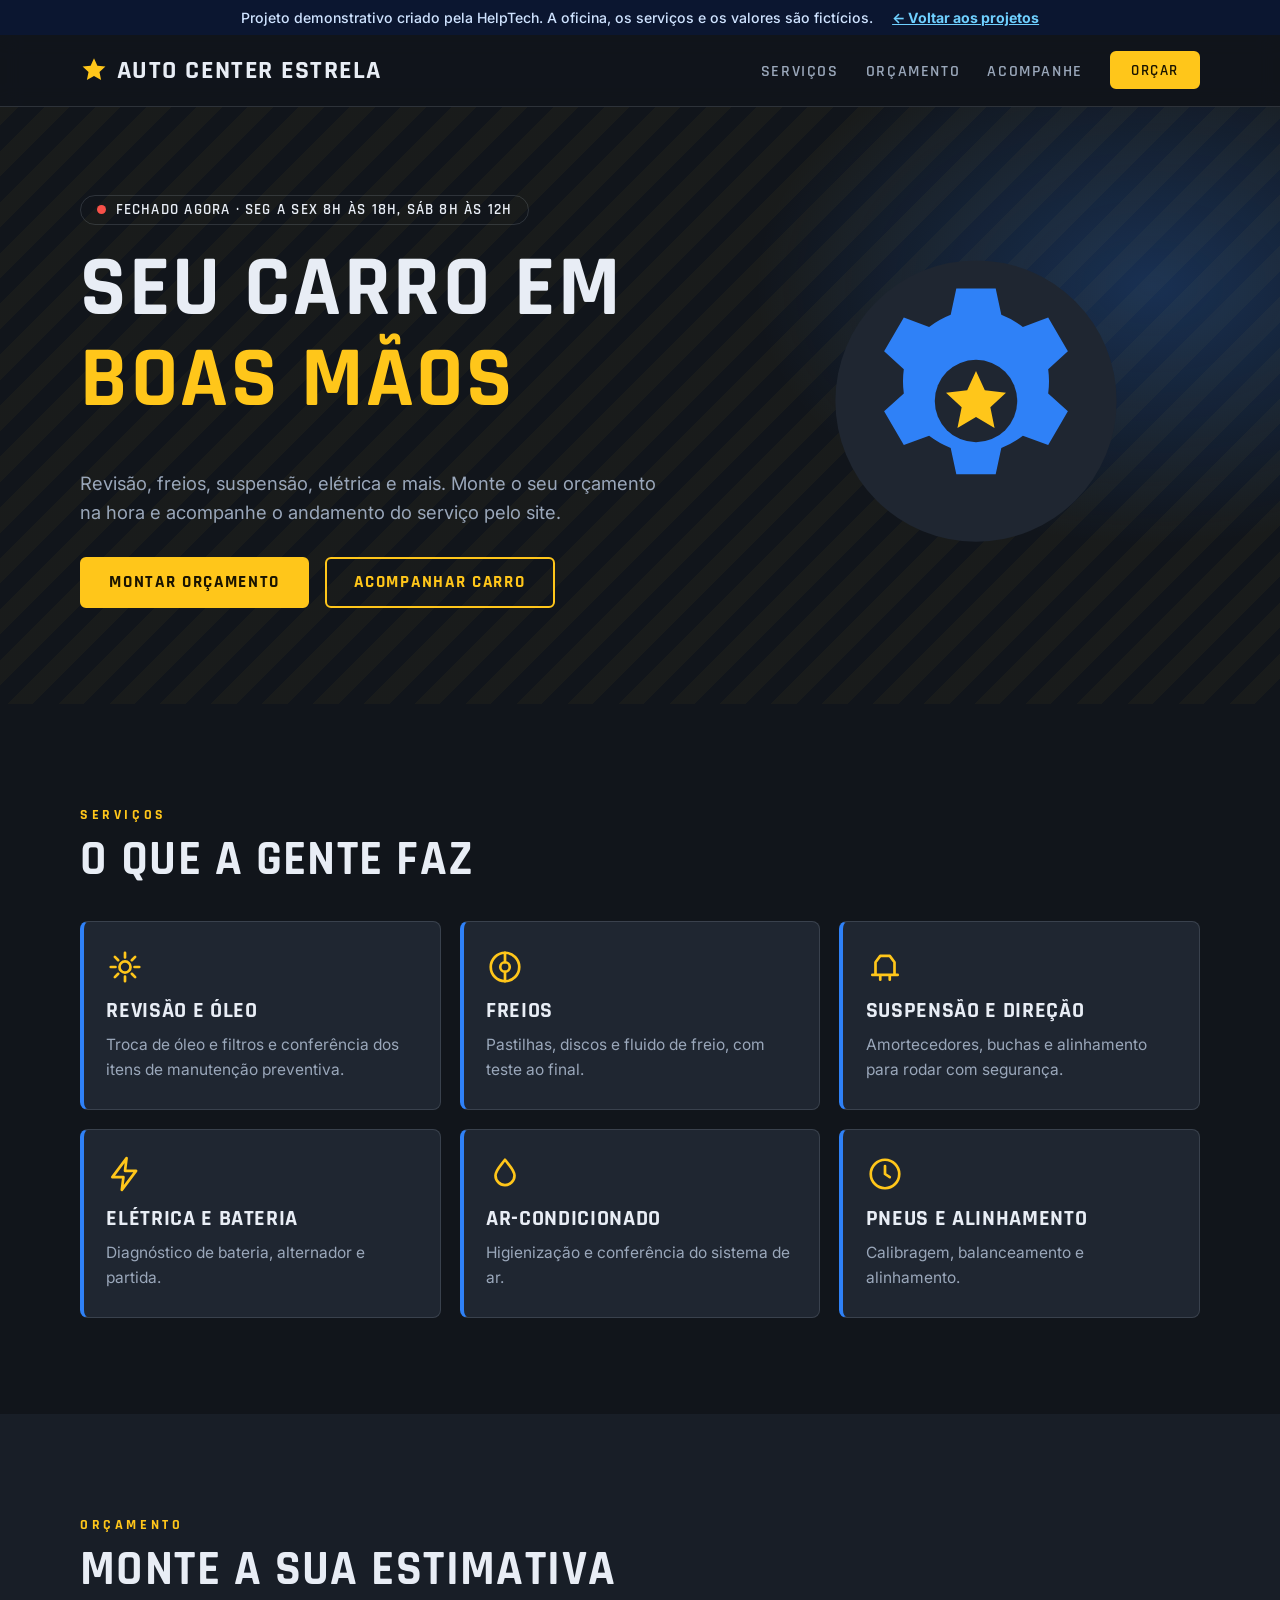
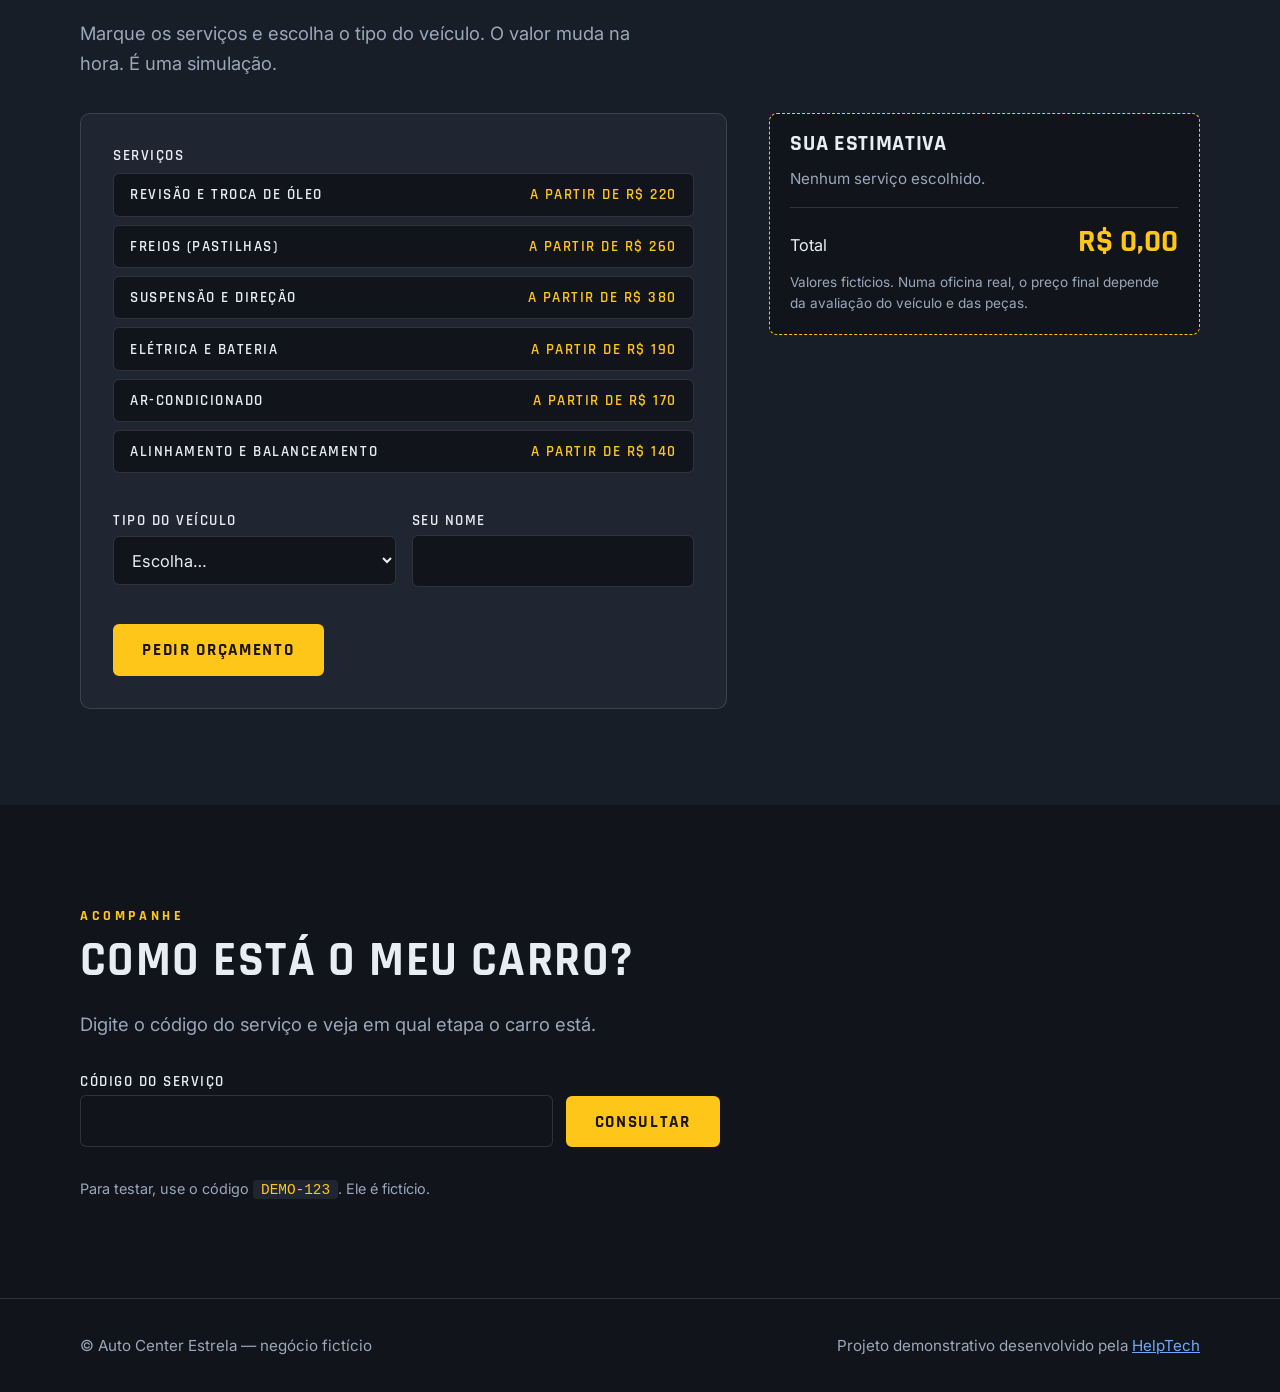
<file: demos/auto-center-estrela/index.html>
<!DOCTYPE html>
<html lang="pt-BR">
<head>
  <meta charset="UTF-8">
  <meta name="viewport" content="width=device-width, initial-scale=1">
  <title>Auto Center Estrela — Oficina mecânica (projeto demonstrativo)</title>
  <meta name="description" content="Projeto demonstrativo da HelpTech: site de uma oficina mecânica fictícia com serviços, orçamento com estimativa ao vivo e acompanhamento do carro.">
  <meta name="theme-color" content="#11151b">
  <!-- Impede que buscadores indexem este site fictício -->
  <meta name="robots" content="noindex">

  <link rel="preconnect" href="https://fonts.googleapis.com">
  <link rel="preconnect" href="https://fonts.gstatic.com" crossorigin>
  <link href="https://fonts.googleapis.com/css2?family=Inter:wght@400;500;600&family=Rajdhani:wght@500;600;700&display=swap" rel="stylesheet">

  <link rel="stylesheet" href="style.css">
  <script>document.documentElement.classList.add("js");</script>
</head>

<body>

  <!-- FAIXA DE AVISO: deixa claro que é um projeto fictício -->
  <div class="demo-bar">
    <span>Projeto demonstrativo criado pela HelpTech. A oficina, os serviços e os valores são fictícios.</span>
    <a href="../../pages/projetos.html">← Voltar aos projetos</a>
  </div>

  <!-- NAVEGAÇÃO -->
  <header class="nav">
    <div class="container nav-inner">
      <a class="logo" href="#topo">
        <svg viewBox="0 0 24 24" aria-hidden="true"><path d="M12 2l2.9 6.3 6.9.8-5.1 4.7 1.4 6.8L12 17.1 5.9 20.6l1.4-6.8L2.2 9.1l6.9-.8z"/></svg>
        Auto Center Estrela
      </a>
      <button class="nav-toggle" type="button" aria-expanded="false" aria-controls="nav-links" aria-label="Abrir menu">☰</button>
      <ul class="nav-links" id="nav-links">
        <li><a href="#servicos">Serviços</a></li>
        <li><a href="#orcamento">Orçamento</a></li>
        <li><a href="#acompanhe">Acompanhe</a></li>
        <li><a class="btn btn-primary" href="#orcamento">Orçar</a></li>
      </ul>
    </div>
  </header>

  <main id="topo">

    <!-- HERO -->
    <section class="hero">
      <div class="container hero-grid">
        <div>
          <!-- preenchido pelo script.js conforme o horário -->
          <p class="open-badge" id="open-badge">Verificando horário…</p>
          <h1>Seu carro em <em>boas mãos</em></h1>
          <p class="lead">Revisão, freios, suspensão, elétrica e mais. Monte o seu orçamento na hora e acompanhe o andamento do serviço pelo site.</p>
          <div class="hero-actions">
            <a class="btn btn-primary" href="#orcamento">Montar orçamento</a>
            <a class="btn btn-ghost" href="#acompanhe">Acompanhar carro</a>
          </div>
        </div>

        <!-- Ilustração: engrenagem em SVG (sem imagens externas) -->
        <div class="hero-art" aria-hidden="true">
          <svg viewBox="0 0 320 320">
            <circle cx="160" cy="160" r="150" fill="#1f2631"/>
            <g class="spin">
              <path fill="#2f81f7" d="M139 40h42l6 28a96 96 0 0 1 23 13l27-10 21 36-21 19a96 96 0 0 1 0 26l21 19-21 36-27-10a96 96 0 0 1-23 13l-6 28h-42l-6-28a96 96 0 0 1-23-13l-27 10-21-36 21-19a96 96 0 0 1 0-26l-21-19 21-36 27 10a96 96 0 0 1 23-13z"/>
              <circle cx="160" cy="160" r="44" fill="#1f2631"/>
            </g>
            <path fill="#ffc61a" d="M160 128l9.4 20.6 22.6 2.6-16.7 15.4 4.5 22.3L160 177l-19.8 11.9 4.5-22.3-16.7-15.4 22.6-2.6z"/>
          </svg>
        </div>
      </div>
    </section>

    <!-- SERVIÇOS -->
    <section class="section" id="servicos">
      <div class="container">
        <div class="reveal">
          <span class="eyebrow">Serviços</span>
          <h2>O que a gente faz</h2>
        </div>
        <div class="grid-3">
          <article class="service reveal">
            <svg viewBox="0 0 24 24" aria-hidden="true"><path d="M12 3v3M12 18v3M3 12h3M18 12h3M5.6 5.6l2.1 2.1M16.3 16.3l2.1 2.1M5.6 18.4l2.1-2.1M16.3 7.7l2.1-2.1"/><circle cx="12" cy="12" r="3.5"/></svg>
            <h3>Revisão e óleo</h3>
            <p>Troca de óleo e filtros e conferência dos itens de manutenção preventiva.</p>
          </article>
          <article class="service reveal">
            <svg viewBox="0 0 24 24" aria-hidden="true"><circle cx="12" cy="12" r="9"/><circle cx="12" cy="12" r="3"/><path d="M12 3v6M12 15v6"/></svg>
            <h3>Freios</h3>
            <p>Pastilhas, discos e fluido de freio, com teste ao final.</p>
          </article>
          <article class="service reveal">
            <svg viewBox="0 0 24 24" aria-hidden="true"><path d="M4 17h16M6 17V9l3-4h6l3 4v8M9 17v3M15 17v3"/></svg>
            <h3>Suspensão e direção</h3>
            <p>Amortecedores, buchas e alinhamento para rodar com segurança.</p>
          </article>
          <article class="service reveal">
            <svg viewBox="0 0 24 24" aria-hidden="true"><path d="M13 2L4 14h7l-1 8 9-12h-7z"/></svg>
            <h3>Elétrica e bateria</h3>
            <p>Diagnóstico de bateria, alternador e partida.</p>
          </article>
          <article class="service reveal">
            <svg viewBox="0 0 24 24" aria-hidden="true"><path d="M12 3c3 4 6 6.5 6 10a6 6 0 0 1-12 0c0-3.5 3-6 6-10z"/></svg>
            <h3>Ar-condicionado</h3>
            <p>Higienização e conferência do sistema de ar.</p>
          </article>
          <article class="service reveal">
            <svg viewBox="0 0 24 24" aria-hidden="true"><circle cx="12" cy="12" r="9"/><path d="M12 7v5l3 2"/></svg>
            <h3>Pneus e alinhamento</h3>
            <p>Calibragem, balanceamento e alinhamento.</p>
          </article>
        </div>
      </div>
    </section>

    <!-- ORÇAMENTO COM ESTIMATIVA AO VIVO (lógica em script.js) -->
    <section class="section alt" id="orcamento">
      <div class="container">
        <div class="reveal">
          <span class="eyebrow">Orçamento</span>
          <h2>Monte a sua estimativa</h2>
          <p class="lead">Marque os serviços e escolha o tipo do veículo. O valor muda na hora. É uma simulação.</p>
        </div>

        <form id="orc-form" novalidate>
          <div class="quote-grid">
            <div class="panel reveal">
              <div class="form-grid">
                <div class="field full">
                  <fieldset aria-describedby="erro-servico">
                    <legend>Serviços</legend>
                    <div class="checks" style="margin-top:.5rem;">
                      <label class="check"><input type="checkbox" name="servico" data-nome="Revisão e troca de óleo" data-valor="220"><span>Revisão e troca de óleo <b>a partir de R$ 220</b></span></label>
                      <label class="check"><input type="checkbox" name="servico" data-nome="Freios (pastilhas)" data-valor="260"><span>Freios (pastilhas) <b>a partir de R$ 260</b></span></label>
                      <label class="check"><input type="checkbox" name="servico" data-nome="Suspensão e direção" data-valor="380"><span>Suspensão e direção <b>a partir de R$ 380</b></span></label>
                      <label class="check"><input type="checkbox" name="servico" data-nome="Elétrica e bateria" data-valor="190"><span>Elétrica e bateria <b>a partir de R$ 190</b></span></label>
                      <label class="check"><input type="checkbox" name="servico" data-nome="Ar-condicionado" data-valor="170"><span>Ar-condicionado <b>a partir de R$ 170</b></span></label>
                      <label class="check"><input type="checkbox" name="servico" data-nome="Alinhamento e balanceamento" data-valor="140"><span>Alinhamento e balanceamento <b>a partir de R$ 140</b></span></label>
                    </div>
                  </fieldset>
                  <p class="error" id="erro-servico"></p>
                </div>

                <div class="field">
                  <label for="tipo">Tipo do veículo</label>
                  <select id="tipo" name="tipo" aria-describedby="erro-tipo">
                    <option value="">Escolha…</option>
                    <option value="hatch">Hatch / compacto</option>
                    <option value="sedan">Sedã</option>
                    <option value="suv">SUV / picape</option>
                  </select>
                  <p class="error" id="erro-tipo"></p>
                </div>
                <div class="field">
                  <label for="nome">Seu nome</label>
                  <input id="nome" name="nome" type="text" autocomplete="off" aria-describedby="erro-nome">
                  <p class="error" id="erro-nome"></p>
                </div>
              </div>

              <button class="btn btn-primary" type="submit" style="margin-top:1rem;">Pedir orçamento</button>
              <p class="form-status" id="orc-status" role="status" hidden></p>
            </div>

            <aside class="estimate reveal" aria-live="polite">
              <h3>Sua estimativa</h3>
              <ul id="orc-lista"></ul>
              <div class="total"><span>Total</span><strong id="orc-total">R$ 0,00</strong></div>
              <small>Valores fictícios. Numa oficina real, o preço final depende da avaliação do veículo e das peças.</small>
            </aside>
          </div>
        </form>
      </div>
    </section>

    <!-- ACOMPANHE SEU CARRO -->
    <section class="section" id="acompanhe">
      <div class="container">
        <div class="reveal">
          <span class="eyebrow">Acompanhe</span>
          <h2>Como está o meu carro?</h2>
          <p class="lead">Digite o código do serviço e veja em qual etapa o carro está.</p>
        </div>

        <form class="track-form reveal" id="track-form" novalidate>
          <div class="field">
            <label for="codigo">Código do serviço</label>
            <input id="codigo" type="text" autocomplete="off" aria-describedby="erro-codigo">
          </div>
          <button class="btn btn-primary" type="submit">Consultar</button>
        </form>
        <p class="error" id="erro-codigo" role="alert" style="max-width:640px;"></p>
        <p class="hint">Para testar, use o código <code>DEMO-123</code>. Ele é fictício.</p>

        <div class="track-result" id="track-result" hidden>
          <div class="track-car" id="track-car"></div>
          <ol class="timeline" id="timeline"></ol>
        </div>
      </div>
    </section>

  </main>

  <footer class="footer">
    <div class="container footer-inner">
      <span>© Auto Center Estrela — negócio fictício</span>
      <span>Projeto demonstrativo desenvolvido pela <a href="../../index.html">HelpTech</a></span>
    </div>
  </footer>

  <script src="script.js" defer></script>
</body>
</html>
</file>
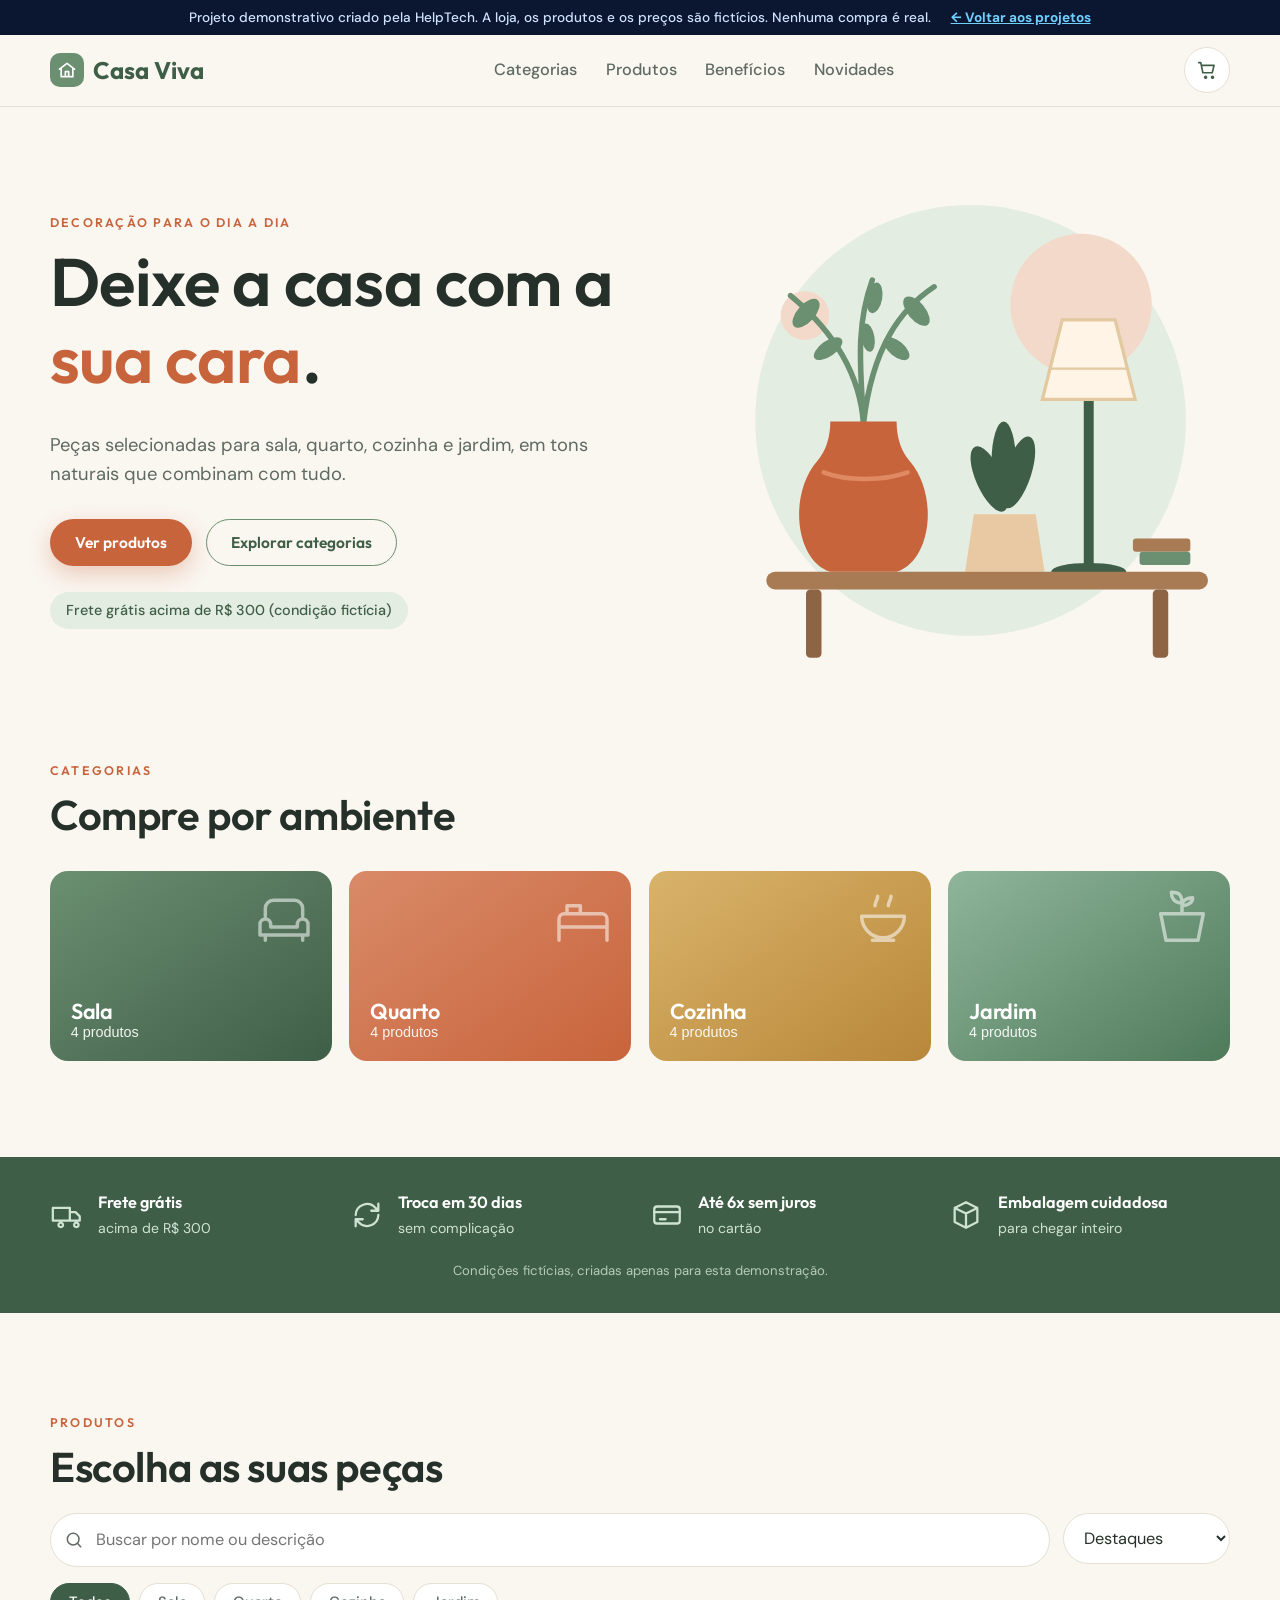
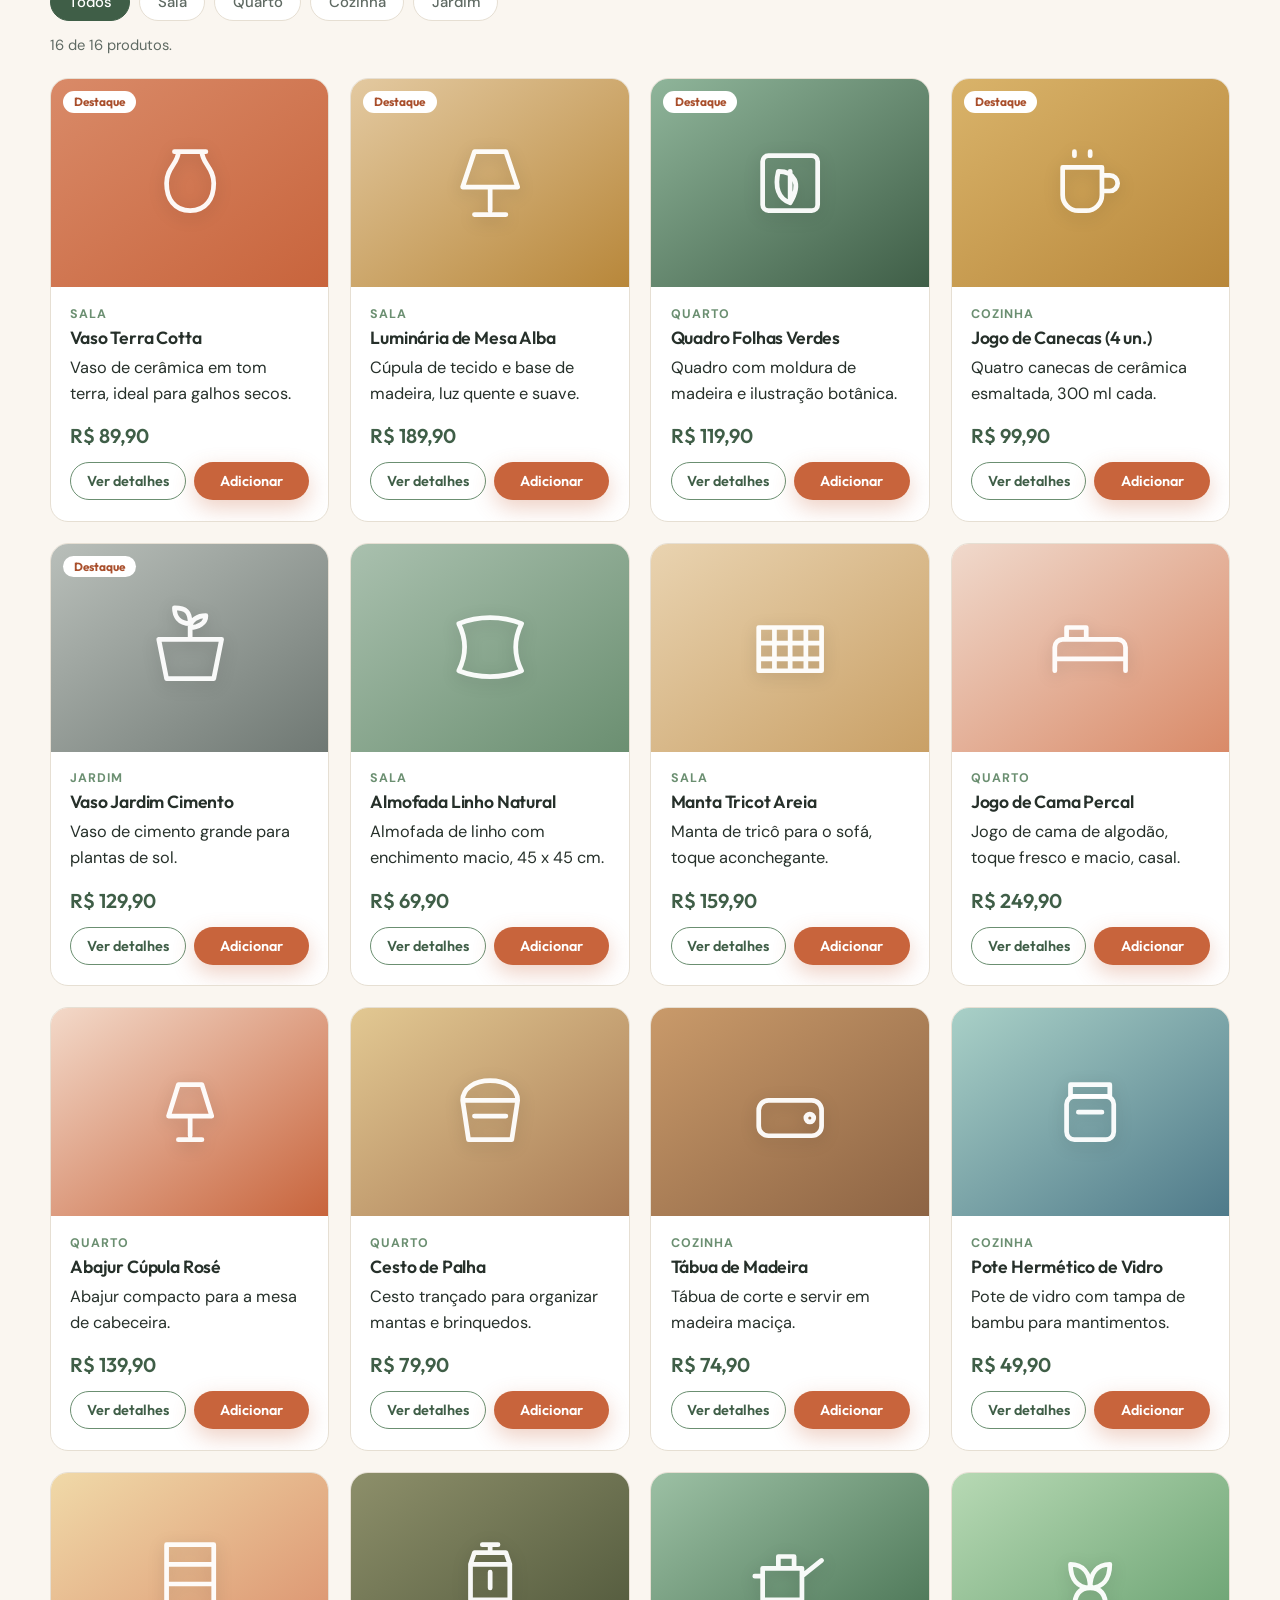
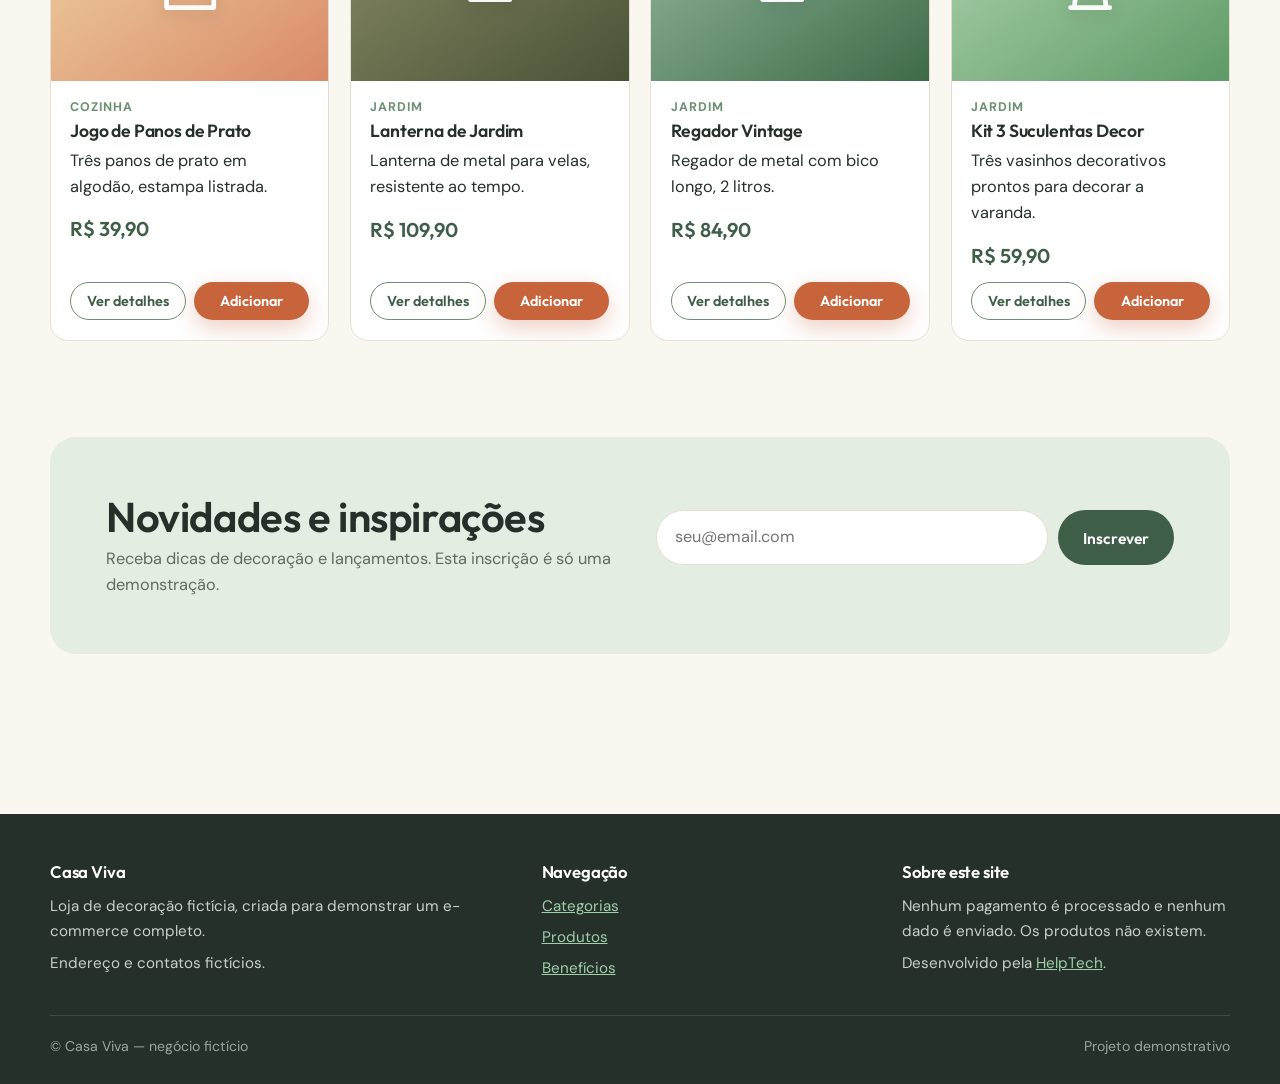
<file: demos/casa-viva/index.html>
<!DOCTYPE html>
<html lang="pt-BR">
<head>
  <meta charset="UTF-8">
  <meta name="viewport" content="width=device-width, initial-scale=1">
  <title>Casa Viva — Loja de decoração (projeto demonstrativo)</title>
  <meta name="description" content="Projeto demonstrativo da HelpTech: loja virtual fictícia de decoração, com catálogo, carrinho e finalização de pedido de demonstração.">
  <meta name="theme-color" content="#faf6f0">
  <!-- Impede que buscadores indexem esta loja fictícia -->
  <meta name="robots" content="noindex">

  <link rel="preconnect" href="https://fonts.googleapis.com">
  <link rel="preconnect" href="https://fonts.gstatic.com" crossorigin>
  <link href="https://fonts.googleapis.com/css2?family=DM+Sans:wght@400;500;700&family=Outfit:wght@500;600;700&display=swap" rel="stylesheet">

  <link rel="stylesheet" href="style.css">
  <!-- marca que o JavaScript está ativo (as animações dependem disso) -->
  <script>document.documentElement.classList.add("js");</script>
</head>

<body>

  <!-- FAIXA DE AVISO: deixa claro que é um projeto fictício -->
  <div class="demo-bar">
    <span>Projeto demonstrativo criado pela HelpTech. A loja, os produtos e os preços são fictícios. Nenhuma compra é real.</span>
    <a href="../../pages/projetos.html">← Voltar aos projetos</a>
  </div>

  <!-- CABEÇALHO: logo, menu e carrinho -->
  <header class="header">
    <div class="container header-inner">
      <a class="logo" href="#topo" aria-label="Casa Viva — início">
        <span class="logo-mark" aria-hidden="true">
          <svg viewBox="0 0 24 24"><path d="M3 11l9-7 9 7M5 10v10h14V10M10 20v-6h4v6"/></svg>
        </span>
        Casa Viva
      </a>

      <ul class="nav-links" id="nav-links">
        <li><a href="#categorias">Categorias</a></li>
        <li><a href="#produtos">Produtos</a></li>
        <li><a href="#beneficios">Benefícios</a></li>
        <li><a href="#novidades">Novidades</a></li>
      </ul>

      <div class="header-actions">
        <!-- Botão do carrinho: a quantidade é atualizada pelo script.js -->
        <button class="icon-btn" id="cart-open" type="button" aria-label="Abrir carrinho, vazio">
          <svg viewBox="0 0 24 24" aria-hidden="true"><path d="M3 4h2.2l2.3 11h10.2l2-8H6.4M9.5 20a1 1 0 1 0 0-.01M17 20a1 1 0 1 0 0-.01"/></svg>
          <span class="cart-badge" id="cart-badge" hidden aria-hidden="true">0</span>
        </button>
        <button class="icon-btn nav-toggle" type="button" aria-expanded="false" aria-controls="nav-links" aria-label="Abrir menu">
          <svg viewBox="0 0 24 24" aria-hidden="true"><path d="M4 7h16M4 12h16M4 17h16"/></svg>
        </button>
      </div>
    </div>
  </header>

  <main id="topo">

    <!-- HERO -->
    <section class="hero">
      <div class="container hero-grid">
        <div>
          <span class="eyebrow">Decoração para o dia a dia</span>
          <h1>Deixe a casa com a <em>sua cara</em>.</h1>
          <p class="lead">Peças selecionadas para sala, quarto, cozinha e jardim, em tons naturais que combinam com tudo.</p>
          <div class="hero-actions">
            <a class="btn btn-primary" href="#produtos">Ver produtos</a>
            <a class="btn btn-ghost" href="#categorias">Explorar categorias</a>
          </div>
          <p class="hero-note">Frete grátis acima de R$ 300 (condição fictícia)</p>
        </div>

        <!-- Ilustração da sala (desenhada em SVG, sem imagens externas) -->
        <div class="hero-art">
          <svg viewBox="0 0 480 440" role="img" aria-label="Ilustração de uma mesa decorada com vaso, planta e luminária">
            <!-- fundo -->
            <circle cx="245" cy="215" r="195" fill="#e4ede2"/>
            <circle cx="345" cy="110" r="64" fill="#f3d9c9"/>
            <circle cx="95" cy="120" r="22" fill="#f3d9c9"/>
            <!-- luminária -->
            <path d="M352 352V196" stroke="#3f5e47" stroke-width="9" stroke-linecap="round"/>
            <ellipse cx="352" cy="352" rx="34" ry="8" fill="#3f5e47"/>
            <path d="M310 196l18-72h48l18 72z" fill="#fff4e6" stroke="#e3c9a0" stroke-width="3"/>
            <path d="M318 168h68" stroke="#e3c9a0" stroke-width="2"/>
            <!-- vaso com galhos -->
            <path d="M148 218c-4-58-42-96-66-116M148 218c8-70 34-104 64-124M148 218c-2-46-8-86 8-130" fill="none" stroke="#6b8f71" stroke-width="5" stroke-linecap="round"/>
            <g fill="#6b8f71">
              <ellipse cx="96" cy="118" rx="16" ry="8" transform="rotate(-48 96 118)"/>
              <ellipse cx="116" cy="150" rx="15" ry="7" transform="rotate(-35 116 150)"/>
              <ellipse cx="196" cy="116" rx="16" ry="8" transform="rotate(50 196 116)"/>
              <ellipse cx="178" cy="150" rx="14" ry="7" transform="rotate(40 178 150)"/>
              <ellipse cx="158" cy="104" rx="14" ry="7" transform="rotate(-80 158 104)"/>
              <ellipse cx="152" cy="140" rx="13" ry="6" transform="rotate(80 152 140)"/>
            </g>
            <path d="M118 352c-32-10-38-70-12-100 8-9 12-22 12-36h60c0 14 4 27 12 36 26 30 20 90-12 100z" fill="#c8643c"/>
            <path d="M112 262c20 8 54 8 76 0" fill="none" stroke="#e08a63" stroke-width="4" stroke-linecap="round"/>
            <!-- planta no vaso pequeno -->
            <path d="M240 352l8-52h56l8 52z" fill="#e9c9a3"/>
            <g fill="#3f5e47">
              <ellipse cx="262" cy="268" rx="12" ry="32" transform="rotate(-24 262 268)"/>
              <ellipse cx="288" cy="262" rx="12" ry="34" transform="rotate(18 288 262)"/>
              <ellipse cx="275" cy="252" rx="11" ry="36"/>
            </g>
            <!-- livros -->
            <rect x="392" y="322" width="52" height="12" rx="3" fill="#a97b55"/>
            <rect x="398" y="334" width="46" height="12" rx="3" fill="#6b8f71"/>
            <!-- mesa -->
            <rect x="60" y="352" width="400" height="16" rx="8" fill="#a97b55"/>
            <rect x="96" y="368" width="14" height="62" rx="4" fill="#8d6444"/>
            <rect x="410" y="368" width="14" height="62" rx="4" fill="#8d6444"/>
          </svg>
        </div>
      </div>
    </section>

    <!-- CATEGORIAS (clicar filtra o catálogo; lógica em script.js) -->
    <section class="section" id="categorias" style="padding-top:0;">
      <div class="container">
        <div class="reveal">
          <span class="eyebrow">Categorias</span>
          <h2>Compre por ambiente</h2>
        </div>
        <div class="cat-grid">
          <button class="cat-card reveal" type="button" data-cat="sala" style="--a:#6b8f71; --b:#3f5e47;">
            <svg viewBox="0 0 24 24" aria-hidden="true"><path d="M5 11V8a3 3 0 0 1 3-3h8a3 3 0 0 1 3 3v3M3 14a2 2 0 0 1 4 0v1h10v-1a2 2 0 0 1 4 0v4H3zM5 18v2M19 18v2"/></svg>
            <h3>Sala</h3><span data-count="sala"></span>
          </button>
          <button class="cat-card reveal" type="button" data-cat="quarto" style="--a:#d98a68; --b:#c8643c;">
            <svg viewBox="0 0 24 24" aria-hidden="true"><path d="M3 18v-6a2 2 0 0 1 2-2h14a2 2 0 0 1 2 2v6M3 15h18M6 10V7h5v3M3 18v2M21 18v2"/></svg>
            <h3>Quarto</h3><span data-count="quarto"></span>
          </button>
          <button class="cat-card reveal" type="button" data-cat="cozinha" style="--a:#d9b36a; --b:#b8873a;">
            <svg viewBox="0 0 24 24" aria-hidden="true"><path d="M4 11h16a8 8 0 0 1-16 0zM8 20h8M9 7c0-1.5 1-2 1-3.5M14 7c0-1.5 1-2 1-3.5"/></svg>
            <h3>Cozinha</h3><span data-count="cozinha"></span>
          </button>
          <button class="cat-card reveal" type="button" data-cat="jardim" style="--a:#8fb59a; --b:#4f7a5a;">
            <svg viewBox="0 0 24 24" aria-hidden="true"><path d="M4 10h16l-2 10H6zM12 10V6M12 6c-3 0-4-2-4-4 3 0 4 1 4 4zM12 7c2 0 4-1 4-3-2 0-4 1-4 3z"/></svg>
            <h3>Jardim</h3><span data-count="jardim"></span>
          </button>
        </div>
      </div>
    </section>

    <!-- BENEFÍCIOS (condições fictícias) -->
    <section class="benefits" id="beneficios" aria-label="Benefícios da loja">
      <div class="container">
        <div class="benefits-grid">
          <div class="benefit">
            <svg viewBox="0 0 24 24" aria-hidden="true"><path d="M2 7h12v9H2zM14 10h4l3 3v3h-7M6 19a1.6 1.6 0 1 0 0-.01M17 19a1.6 1.6 0 1 0 0-.01"/></svg>
            <div><strong>Frete grátis</strong><span>acima de R$ 300</span></div>
          </div>
          <div class="benefit">
            <svg viewBox="0 0 24 24" aria-hidden="true"><path d="M4 12a8 8 0 0 1 14-5l2 2M20 12a8 8 0 0 1-14 5l-2-2M20 4v5h-5M4 20v-5h5"/></svg>
            <div><strong>Troca em 30 dias</strong><span>sem complicação</span></div>
          </div>
          <div class="benefit">
            <svg viewBox="0 0 24 24" aria-hidden="true"><rect x="3" y="6" width="18" height="12" rx="2"/><path d="M3 10h18M7 15h4"/></svg>
            <div><strong>Até 6x sem juros</strong><span>no cartão</span></div>
          </div>
          <div class="benefit">
            <svg viewBox="0 0 24 24" aria-hidden="true"><path d="M12 3l8 4v10l-8 4-8-4V7zM4 7l8 4 8-4M12 11v10"/></svg>
            <div><strong>Embalagem cuidadosa</strong><span>para chegar inteiro</span></div>
          </div>
        </div>
        <p class="benefits-note">Condições fictícias, criadas apenas para esta demonstração.</p>
      </div>
    </section>

    <!-- CATÁLOGO (busca, filtro e ordenação; lógica em script.js) -->
    <section class="section" id="produtos">
      <div class="container">
        <div class="catalog-head reveal">
          <div>
            <span class="eyebrow">Produtos</span>
            <h2>Escolha as suas peças</h2>
          </div>
        </div>

        <!-- Busca e ordenação -->
        <div class="toolbar">
          <div class="search">
            <svg viewBox="0 0 24 24" aria-hidden="true"><circle cx="11" cy="11" r="7"/><path d="M20 20l-4-4"/></svg>
            <label class="sr-only" for="busca">Buscar produtos</label>
            <input id="busca" type="search" placeholder="Buscar por nome ou descrição" autocomplete="off">
          </div>
          <div class="select">
            <label class="sr-only" for="ordem">Ordenar produtos</label>
            <select id="ordem">
              <option value="destaques">Destaques</option>
              <option value="menor">Menor preço</option>
              <option value="maior">Maior preço</option>
              <option value="nome">Nome (A a Z)</option>
            </select>
          </div>
        </div>

        <!-- Filtro por categoria -->
        <div class="chips" role="group" aria-label="Filtrar por categoria">
          <button class="chip" type="button" data-cat="todos" aria-pressed="true">Todos</button>
          <button class="chip" type="button" data-cat="sala" aria-pressed="false">Sala</button>
          <button class="chip" type="button" data-cat="quarto" aria-pressed="false">Quarto</button>
          <button class="chip" type="button" data-cat="cozinha" aria-pressed="false">Cozinha</button>
          <button class="chip" type="button" data-cat="jardim" aria-pressed="false">Jardim</button>
        </div>

        <!-- Aviso lido por leitores de tela quando a lista muda -->
        <p class="result-status" id="status-produtos" aria-live="polite"></p>

        <!-- Os cartões são criados pelo script.js a partir da lista de produtos -->
        <div class="product-grid" id="lista-produtos"></div>

        <div class="empty" id="vazio" hidden>
          <p><strong>Nenhum produto encontrado.</strong></p>
          <p>Tente outra busca ou outra categoria.</p>
          <button class="btn btn-ghost btn-sm" type="button" id="limpar">Limpar filtros</button>
        </div>
      </div>
    </section>

    <!-- NEWSLETTER (demonstração: o e-mail não é enviado nem guardado) -->
    <section class="section" id="novidades" style="padding-top:0;">
      <div class="container">
        <div class="newsletter reveal">
          <div>
            <h2>Novidades e inspirações</h2>
            <p>Receba dicas de decoração e lançamentos. Esta inscrição é só uma demonstração.</p>
          </div>
          <form id="news-form" novalidate>
            <label class="sr-only" for="news-email">Seu e-mail</label>
            <div class="row">
              <input id="news-email" type="email" placeholder="seu@email.com" autocomplete="off" aria-describedby="news-msg">
              <button class="btn btn-sage" type="submit">Inscrever</button>
            </div>
            <p class="msg" id="news-msg" role="status"></p>
          </form>
        </div>
      </div>
    </section>

  </main>

  <!-- RODAPÉ -->
  <footer class="footer">
    <div class="container">
      <div class="footer-grid">
        <div>
          <h2>Casa Viva</h2>
          <p>Loja de decoração fictícia, criada para demonstrar um e-commerce completo.</p>
          <p>Endereço e contatos fictícios.</p>
        </div>
        <div>
          <h2>Navegação</h2>
          <ul>
            <li><a href="#categorias">Categorias</a></li>
            <li><a href="#produtos">Produtos</a></li>
            <li><a href="#beneficios">Benefícios</a></li>
          </ul>
        </div>
        <div>
          <h2>Sobre este site</h2>
          <p>Nenhum pagamento é processado e nenhum dado é enviado. Os produtos não existem.</p>
          <p>Desenvolvido pela <a href="../../index.html">HelpTech</a>.</p>
        </div>
      </div>
      <div class="footer-bottom">
        <span>© Casa Viva — negócio fictício</span>
        <span>Projeto demonstrativo</span>
      </div>
    </div>
  </footer>

  <!-- ===================== JANELAS (dialog) ===================== -->

  <!-- VISUALIZAÇÃO RÁPIDA DO PRODUTO (conteúdo preenchido pelo script.js) -->
  <dialog id="quick-view" aria-labelledby="qv-title">
    <button class="icon-btn dialog-close" type="button" data-close aria-label="Fechar">
      <svg viewBox="0 0 24 24" aria-hidden="true"><path d="M6 6l12 12M18 6L6 18"/></svg>
    </button>
    <div class="qv-grid" id="qv-content"></div>
  </dialog>

  <!-- CARRINHO (gaveta lateral) -->
  <dialog id="cart" aria-labelledby="cart-title">
    <div class="cart-head">
      <h2 id="cart-title">Seu carrinho</h2>
      <button class="icon-btn dialog-close" type="button" data-close aria-label="Fechar carrinho">
        <svg viewBox="0 0 24 24" aria-hidden="true"><path d="M6 6l12 12M18 6L6 18"/></svg>
      </button>
    </div>

    <div class="cart-body">
      <div class="cart-empty" id="cart-empty">
        <p><strong>Seu carrinho está vazio.</strong></p>
        <p>Adicione peças do catálogo para ver o total aqui.</p>
        <button class="btn btn-ghost btn-sm" type="button" data-close>Ver produtos</button>
      </div>

      <!-- lista criada pelo script.js -->
      <ul class="cart-list" id="cart-list"></ul>

      <div class="cart-extras" id="cart-extras">
        <!-- Cálculo de frete (regra fictícia) -->
        <form class="mini-form" id="cep-form" novalidate>
          <label for="cep">Frete fictício: informe o CEP</label>
          <div class="row">
            <input id="cep" type="text" inputmode="numeric" maxlength="9" placeholder="00000-000" autocomplete="off" aria-describedby="cep-msg">
            <button class="btn btn-ghost btn-sm" type="submit">Calcular</button>
          </div>
          <p class="msg" id="cep-msg"></p>
        </form>

        <!-- Cupom de desconto -->
        <form class="mini-form" id="cupom-form" novalidate>
          <label for="cupom">Cupom de desconto</label>
          <div class="row">
            <input id="cupom" type="text" placeholder="Digite o cupom" autocomplete="off" aria-describedby="cupom-msg">
            <button class="btn btn-ghost btn-sm" type="submit">Aplicar</button>
          </div>
          <p class="msg" id="cupom-msg"></p>
          <button class="link-btn" type="button" id="cupom-remove" hidden>Remover cupom</button>
        </form>
      </div>
    </div>

    <div class="cart-foot" id="cart-foot">
      <dl class="totals">
        <div><dt>Subtotal</dt><dd id="t-subtotal">R$ 0,00</dd></div>
        <div class="discount" id="t-discount-row" hidden><dt>Desconto (DEMO10)</dt><dd id="t-discount">R$ 0,00</dd></div>
        <div><dt>Frete (fictício)</dt><dd id="t-shipping">a calcular</dd></div>
        <div class="grand"><dt>Total</dt><dd id="t-total">R$ 0,00</dd></div>
      </dl>
      <button class="btn btn-primary btn-block" type="button" id="checkout-open">Finalizar compra (demonstração)</button>
      <p class="fine">Nenhuma cobrança será feita.</p>
    </div>
  </dialog>

  <!-- FINALIZAÇÃO DO PEDIDO (demonstração: nada é enviado) -->
  <dialog id="checkout" aria-labelledby="ck-title">
    <button class="icon-btn dialog-close" type="button" data-close aria-label="Fechar">
      <svg viewBox="0 0 24 24" aria-hidden="true"><path d="M6 6l12 12M18 6L6 18"/></svg>
    </button>

    <!-- etapa 1: formulário + resumo -->
    <div class="checkout-grid" id="ck-step-form">
      <form class="checkout-form" id="ck-form" novalidate>
        <h2 id="ck-title">Finalizar pedido</h2>
        <p class="demo-warning">Demonstração: use dados inventados. Nada é enviado, guardado ou cobrado.</p>

        <div class="field">
          <label for="ck-nome">Nome</label>
          <input id="ck-nome" name="nome" type="text" autocomplete="off" aria-describedby="erro-nome">
          <p class="error" id="erro-nome"></p>
        </div>
        <div class="field">
          <label for="ck-email">E-mail</label>
          <input id="ck-email" name="email" type="email" autocomplete="off" aria-describedby="erro-email">
          <p class="error" id="erro-email"></p>
        </div>
        <div class="field">
          <label for="ck-endereco">Endereço (fictício)</label>
          <input id="ck-endereco" name="endereco" type="text" autocomplete="off" aria-describedby="erro-endereco">
          <p class="error" id="erro-endereco"></p>
        </div>

        <fieldset class="field" aria-describedby="erro-pagamento">
          <legend>Forma de pagamento</legend>
          <div class="pay-options">
            <label><input type="radio" name="pagamento" value="Pix"><span>Pix</span></label>
            <label><input type="radio" name="pagamento" value="Cartão"><span>Cartão</span></label>
            <label><input type="radio" name="pagamento" value="Boleto"><span>Boleto</span></label>
          </div>
          <p class="error" id="erro-pagamento"></p>
        </fieldset>

        <button class="btn btn-primary btn-block" type="submit">Confirmar pedido de demonstração</button>
      </form>

      <aside class="checkout-summary" aria-label="Resumo do pedido">
        <h3>Resumo do pedido</h3>
        <ul class="sum-list" id="ck-items"></ul>
        <dl class="totals" id="ck-totals"></dl>
      </aside>
    </div>

    <!-- etapa 2: confirmação (aparece depois de enviar) -->
    <div class="confirm" id="ck-step-done" role="status" hidden>
      <div class="confirm-check" aria-hidden="true">
        <svg viewBox="0 0 24 24"><path d="M5 12.5l4.5 4.5L19 7.5"/></svg>
      </div>
      <h2 id="ck-done-title">Pedido de demonstração registrado</h2>
      <p>Obrigado, <span id="ck-done-name"></span>! Este foi um pedido fictício: <strong>nada foi enviado nem cobrado</strong>.</p>
      <p class="order-no" id="ck-order">CV-000000</p>
      <ul class="sum-list" id="ck-done-items"></ul>
      <button class="btn btn-sage" type="button" data-close>Continuar explorando</button>
    </div>
  </dialog>

  <!-- AVISO RÁPIDO (também lido por leitores de tela) -->
  <div class="toast" id="toast" role="status" aria-live="polite"></div>

  <script src="script.js" defer></script>
</body>
</html>
</file>
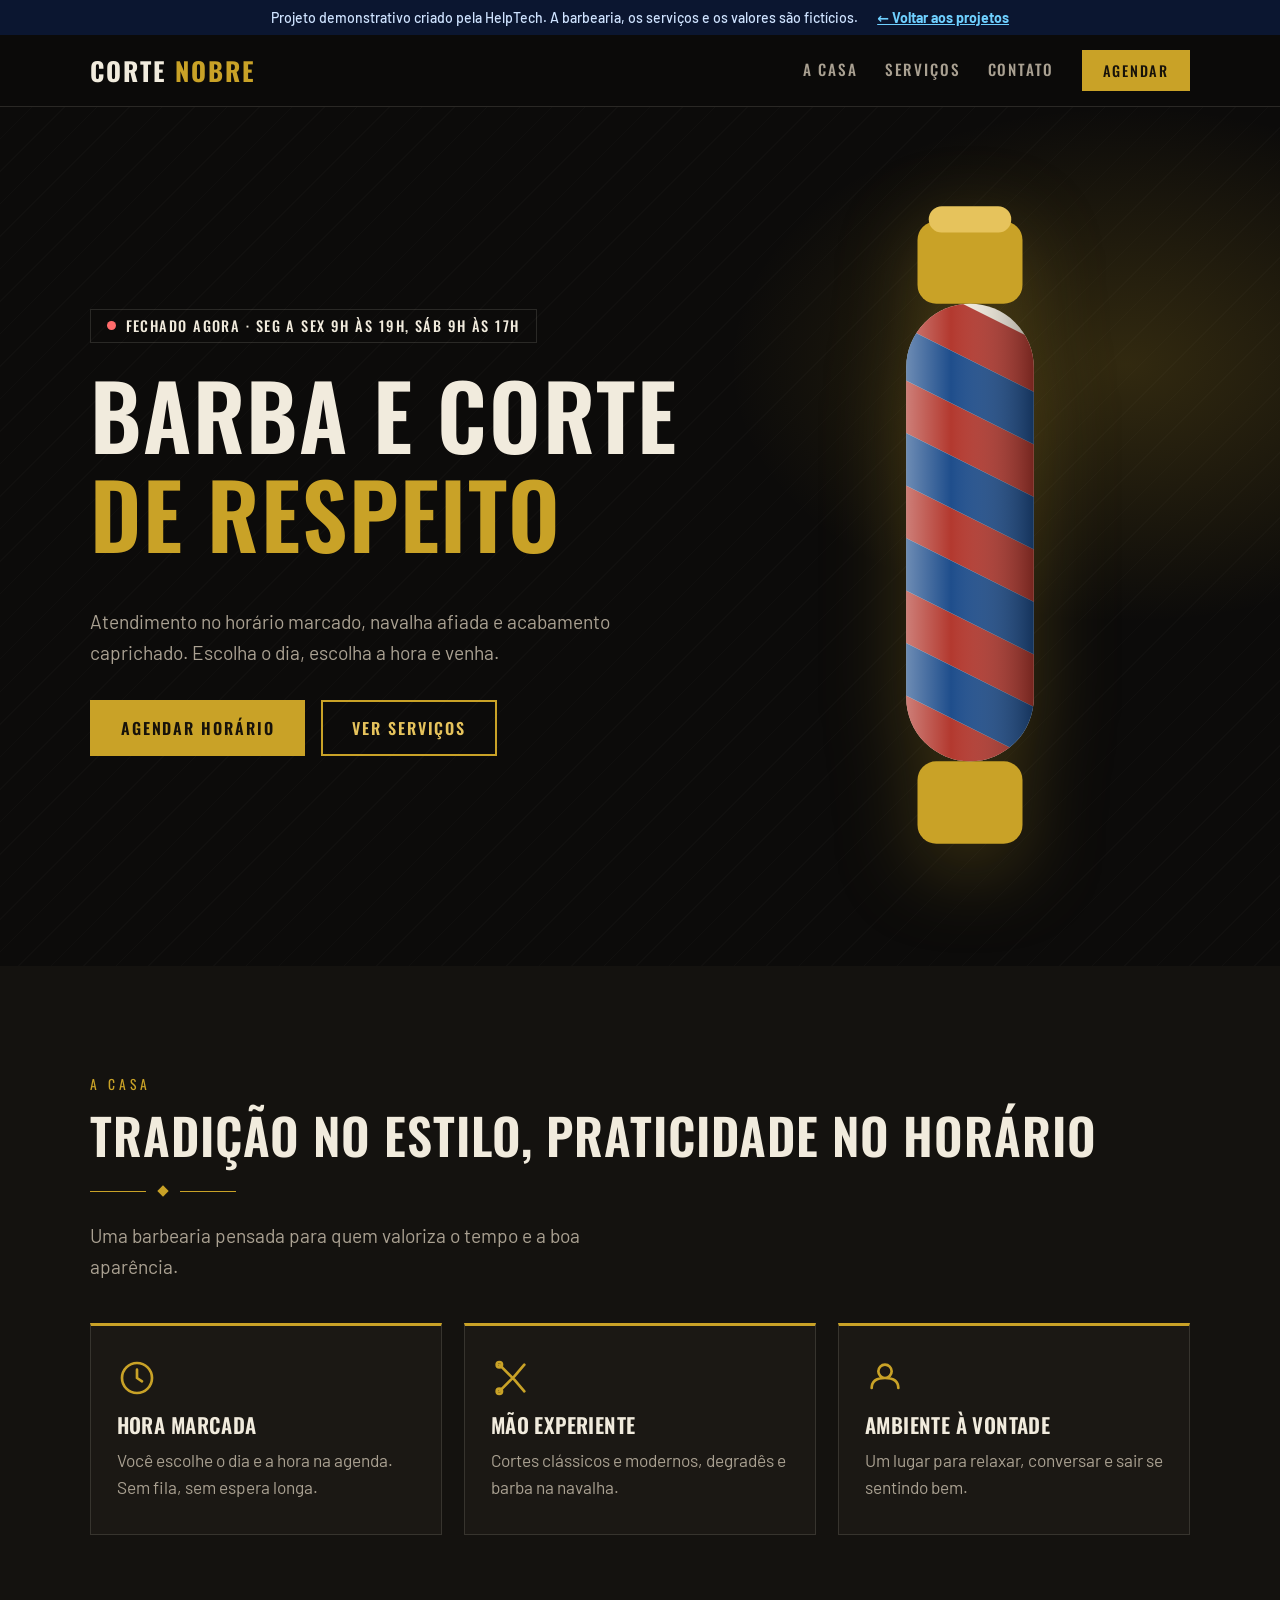
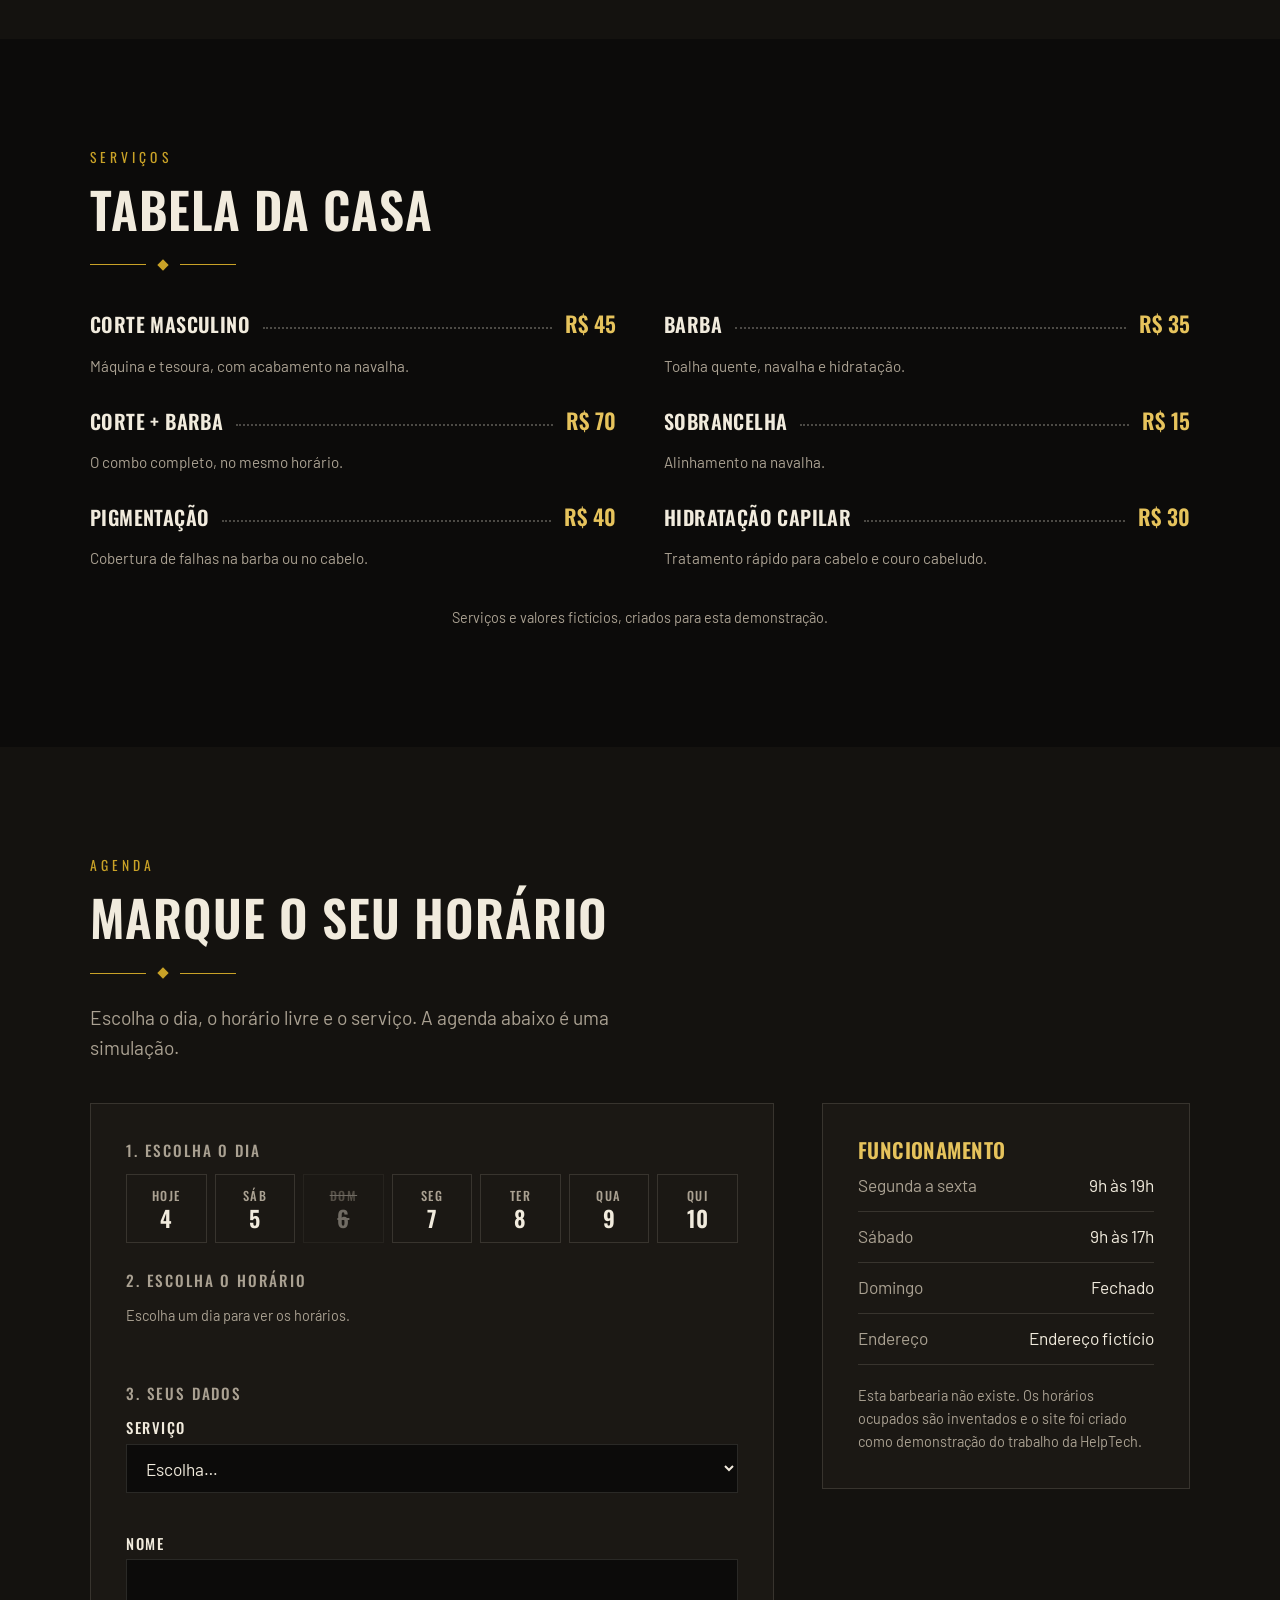
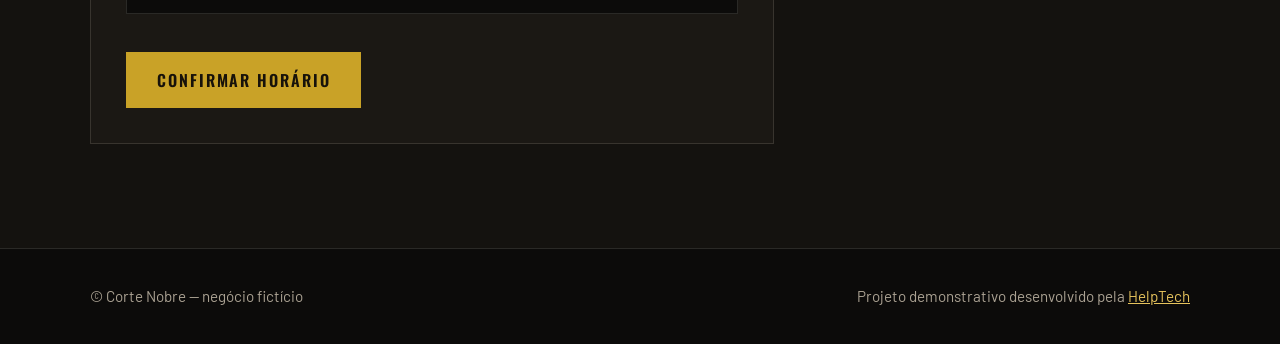
<file: demos/corte-nobre/index.html>
<!DOCTYPE html>
<html lang="pt-BR">
<head>
  <meta charset="UTF-8">
  <meta name="viewport" content="width=device-width, initial-scale=1">
  <title>Corte Nobre — Barbearia (projeto demonstrativo)</title>
  <meta name="description" content="Projeto demonstrativo da HelpTech: site de uma barbearia fictícia com serviços, agenda de horários e informações de funcionamento.">
  <meta name="theme-color" content="#0c0b0a">
  <!-- Impede que buscadores indexem este site fictício -->
  <meta name="robots" content="noindex">

  <link rel="preconnect" href="https://fonts.googleapis.com">
  <link rel="preconnect" href="https://fonts.gstatic.com" crossorigin>
  <link href="https://fonts.googleapis.com/css2?family=Barlow:wght@400;500;600&family=Oswald:wght@500;600;700&display=swap" rel="stylesheet">

  <link rel="stylesheet" href="style.css">
  <script>document.documentElement.classList.add("js");</script>
</head>

<body>

  <!-- FAIXA DE AVISO: deixa claro que é um projeto fictício -->
  <div class="demo-bar">
    <span>Projeto demonstrativo criado pela HelpTech. A barbearia, os serviços e os valores são fictícios.</span>
    <a href="../../pages/projetos.html">← Voltar aos projetos</a>
  </div>

  <!-- NAVEGAÇÃO -->
  <header class="nav">
    <div class="container nav-inner">
      <a class="logo" href="#topo">Corte <span>Nobre</span></a>
      <button class="nav-toggle" type="button" aria-expanded="false" aria-controls="nav-links" aria-label="Abrir menu">☰</button>
      <ul class="nav-links" id="nav-links">
        <li><a href="#sobre">A casa</a></li>
        <li><a href="#servicos">Serviços</a></li>
        <li><a href="#agenda">Contato</a></li>
        <li><a class="btn btn-primary" href="#agenda">Agendar</a></li>
      </ul>
    </div>
  </header>

  <main id="topo">

    <!-- HERO -->
    <section class="hero">
      <div class="container hero-grid">
        <div>
          <!-- preenchido pelo script.js conforme o horário -->
          <p class="open-badge" id="open-badge">Verificando horário…</p>
          <h1>Barba e corte <em>de respeito</em></h1>
          <p class="lead">Atendimento no horário marcado, navalha afiada e acabamento caprichado. Escolha o dia, escolha a hora e venha.</p>
          <div class="hero-actions">
            <a class="btn btn-primary" href="#agenda">Agendar horário</a>
            <a class="btn btn-ghost" href="#servicos">Ver serviços</a>
          </div>
        </div>

        <!-- Poste de barbeiro (SVG, sem imagens externas) -->
        <div class="hero-art" aria-hidden="true">
          <svg viewBox="0 0 160 360">
            <defs>
              <clipPath id="glass"><rect x="46" y="58" width="68" height="244" rx="34"/></clipPath>
              <linearGradient id="shine" x1="0" x2="1">
                <stop offset="0" stop-color="#fff" stop-opacity=".35"/><stop offset=".35" stop-color="#fff" stop-opacity="0"/><stop offset="1" stop-color="#000" stop-opacity=".35"/>
              </linearGradient>
            </defs>
            <rect x="52" y="14" width="56" height="44" rx="10" fill="#c9a227"/>
            <rect x="58" y="6" width="44" height="14" rx="7" fill="#e6c35c"/>
            <rect x="52" y="302" width="56" height="44" rx="10" fill="#c9a227"/>
            <rect x="46" y="58" width="68" height="244" rx="34" fill="#f1ebdd"/>
            <g clip-path="url(#glass)">
              <g class="pole-stripes">
                <g fill="#b3392f"><path d="M40 40l80 40v28L40 68z"/><path d="M40 96l80 40v28L40 124z"/><path d="M40 152l80 40v28l-80-40z"/><path d="M40 208l80 40v28l-80-40z"/><path d="M40 264l80 40v28l-80-40z"/><path d="M40 320l80 40v28l-80-40z"/><path d="M40 376l80 40v28l-80-40z"/></g>
                <g fill="#1f4e8c"><path d="M40 68l80 40v28L40 96z"/><path d="M40 124l80 40v28l-80-40z"/><path d="M40 180l80 40v28l-80-40z"/><path d="M40 236l80 40v28l-80-40z"/><path d="M40 292l80 40v28l-80-40z"/><path d="M40 348l80 40v28l-80-40z"/></g>
              </g>
            </g>
            <rect x="46" y="58" width="68" height="244" rx="34" fill="url(#shine)"/>
          </svg>
        </div>
      </div>
    </section>

    <!-- A CASA -->
    <section class="section alt" id="sobre">
      <div class="container">
        <div class="reveal">
          <span class="eyebrow">A casa</span>
          <h2>Tradição no estilo, praticidade no horário</h2>
          <div class="rule" aria-hidden="true"><i></i></div>
          <p class="lead">Uma barbearia pensada para quem valoriza o tempo e a boa aparência.</p>
        </div>

        <div class="grid-3">
          <article class="feature reveal">
            <svg viewBox="0 0 24 24" aria-hidden="true"><circle cx="12" cy="12" r="9"/><path d="M12 7v5l3 2"/></svg>
            <h3>Hora marcada</h3>
            <p>Você escolhe o dia e a hora na agenda. Sem fila, sem espera longa.</p>
          </article>
          <article class="feature reveal">
            <svg viewBox="0 0 24 24" aria-hidden="true"><path d="M5 4l9 9M5 20l9-9M14 13l6 7M14 11l6-7"/><circle cx="5" cy="4" r="1.6"/><circle cx="5" cy="20" r="1.6"/></svg>
            <h3>Mão experiente</h3>
            <p>Cortes clássicos e modernos, degradês e barba na navalha.</p>
          </article>
          <article class="feature reveal">
            <svg viewBox="0 0 24 24" aria-hidden="true"><path d="M4 18c0-4 3-6 8-6s8 2 8 6M8 8a4 4 0 1 1 8 0 4 4 0 0 1-8 0z"/></svg>
            <h3>Ambiente à vontade</h3>
            <p>Um lugar para relaxar, conversar e sair se sentindo bem.</p>
          </article>
        </div>
      </div>
    </section>

    <!-- SERVIÇOS -->
    <section class="section" id="servicos">
      <div class="container">
        <div class="reveal">
          <span class="eyebrow">Serviços</span>
          <h2>Tabela da casa</h2>
          <div class="rule" aria-hidden="true"><i></i></div>
        </div>

        <ul class="price-list">
          <li class="price-row reveal"><h3>Corte masculino</h3><span class="dots"></span><span class="price">R$ 45</span><p>Máquina e tesoura, com acabamento na navalha.</p></li>
          <li class="price-row reveal"><h3>Barba</h3><span class="dots"></span><span class="price">R$ 35</span><p>Toalha quente, navalha e hidratação.</p></li>
          <li class="price-row reveal"><h3>Corte + barba</h3><span class="dots"></span><span class="price">R$ 70</span><p>O combo completo, no mesmo horário.</p></li>
          <li class="price-row reveal"><h3>Sobrancelha</h3><span class="dots"></span><span class="price">R$ 15</span><p>Alinhamento na navalha.</p></li>
          <li class="price-row reveal"><h3>Pigmentação</h3><span class="dots"></span><span class="price">R$ 40</span><p>Cobertura de falhas na barba ou no cabelo.</p></li>
          <li class="price-row reveal"><h3>Hidratação capilar</h3><span class="dots"></span><span class="price">R$ 30</span><p>Tratamento rápido para cabelo e couro cabeludo.</p></li>
        </ul>
        <p class="note">Serviços e valores fictícios, criados para esta demonstração.</p>
      </div>
    </section>

    <!-- AGENDA (lógica em script.js) -->
    <section class="section alt" id="agenda">
      <div class="container">
        <div class="reveal">
          <span class="eyebrow">Agenda</span>
          <h2>Marque o seu horário</h2>
          <div class="rule" aria-hidden="true"><i></i></div>
          <p class="lead">Escolha o dia, o horário livre e o serviço. A agenda abaixo é uma simulação.</p>
        </div>

        <div class="schedule-grid">
          <div class="panel reveal">
            <form id="agenda-form" novalidate>
              <p class="slots-title" id="dias-titulo">1. Escolha o dia</p>
              <div class="days" id="dias" role="group" aria-labelledby="dias-titulo"></div>

              <p class="slots-title" id="slots-titulo">2. Escolha o horário</p>
              <p class="fake-note" id="slots-dica" aria-live="polite" style="margin:0 0 .8rem;">Escolha um dia para ver os horários.</p>
              <div class="slots" id="slots" role="radiogroup" aria-labelledby="slots-titulo"></div>
              <p class="error" id="erro-horario" role="alert"></p>

              <p class="slots-title">3. Seus dados</p>
              <div class="form-grid">
                <div class="field full">
                  <label for="servico">Serviço</label>
                  <select id="servico" name="servico" aria-describedby="erro-servico">
                    <option value="">Escolha…</option>
                    <option>Corte masculino</option>
                    <option>Barba</option>
                    <option>Corte + barba</option>
                    <option>Sobrancelha</option>
                    <option>Pigmentação</option>
                    <option>Hidratação capilar</option>
                  </select>
                  <p class="error" id="erro-servico"></p>
                </div>
                <div class="field full">
                  <label for="nome">Nome</label>
                  <input id="nome" name="nome" type="text" autocomplete="off" aria-describedby="erro-nome">
                  <p class="error" id="erro-nome"></p>
                </div>
              </div>

              <button class="btn btn-primary" type="submit" style="margin-top:1rem;">Confirmar horário</button>
              <p class="form-status" id="agenda-status" role="status" hidden></p>
            </form>
          </div>

          <aside class="panel reveal">
            <h3>Funcionamento</h3>
            <ul class="info-list">
              <li><span>Segunda a sexta</span><span>9h às 19h</span></li>
              <li><span>Sábado</span><span>9h às 17h</span></li>
              <li><span>Domingo</span><span>Fechado</span></li>
              <li><span>Endereço</span><span>Endereço fictício</span></li>
            </ul>
            <p class="fake-note">Esta barbearia não existe. Os horários ocupados são inventados e o site foi criado como demonstração do trabalho da HelpTech.</p>
          </aside>
        </div>
      </div>
    </section>

  </main>

  <footer class="footer">
    <div class="container footer-inner">
      <span>© Corte Nobre — negócio fictício</span>
      <span>Projeto demonstrativo desenvolvido pela <a href="../../index.html">HelpTech</a></span>
    </div>
  </footer>

  <script src="script.js" defer></script>
</body>
</html>
</file>
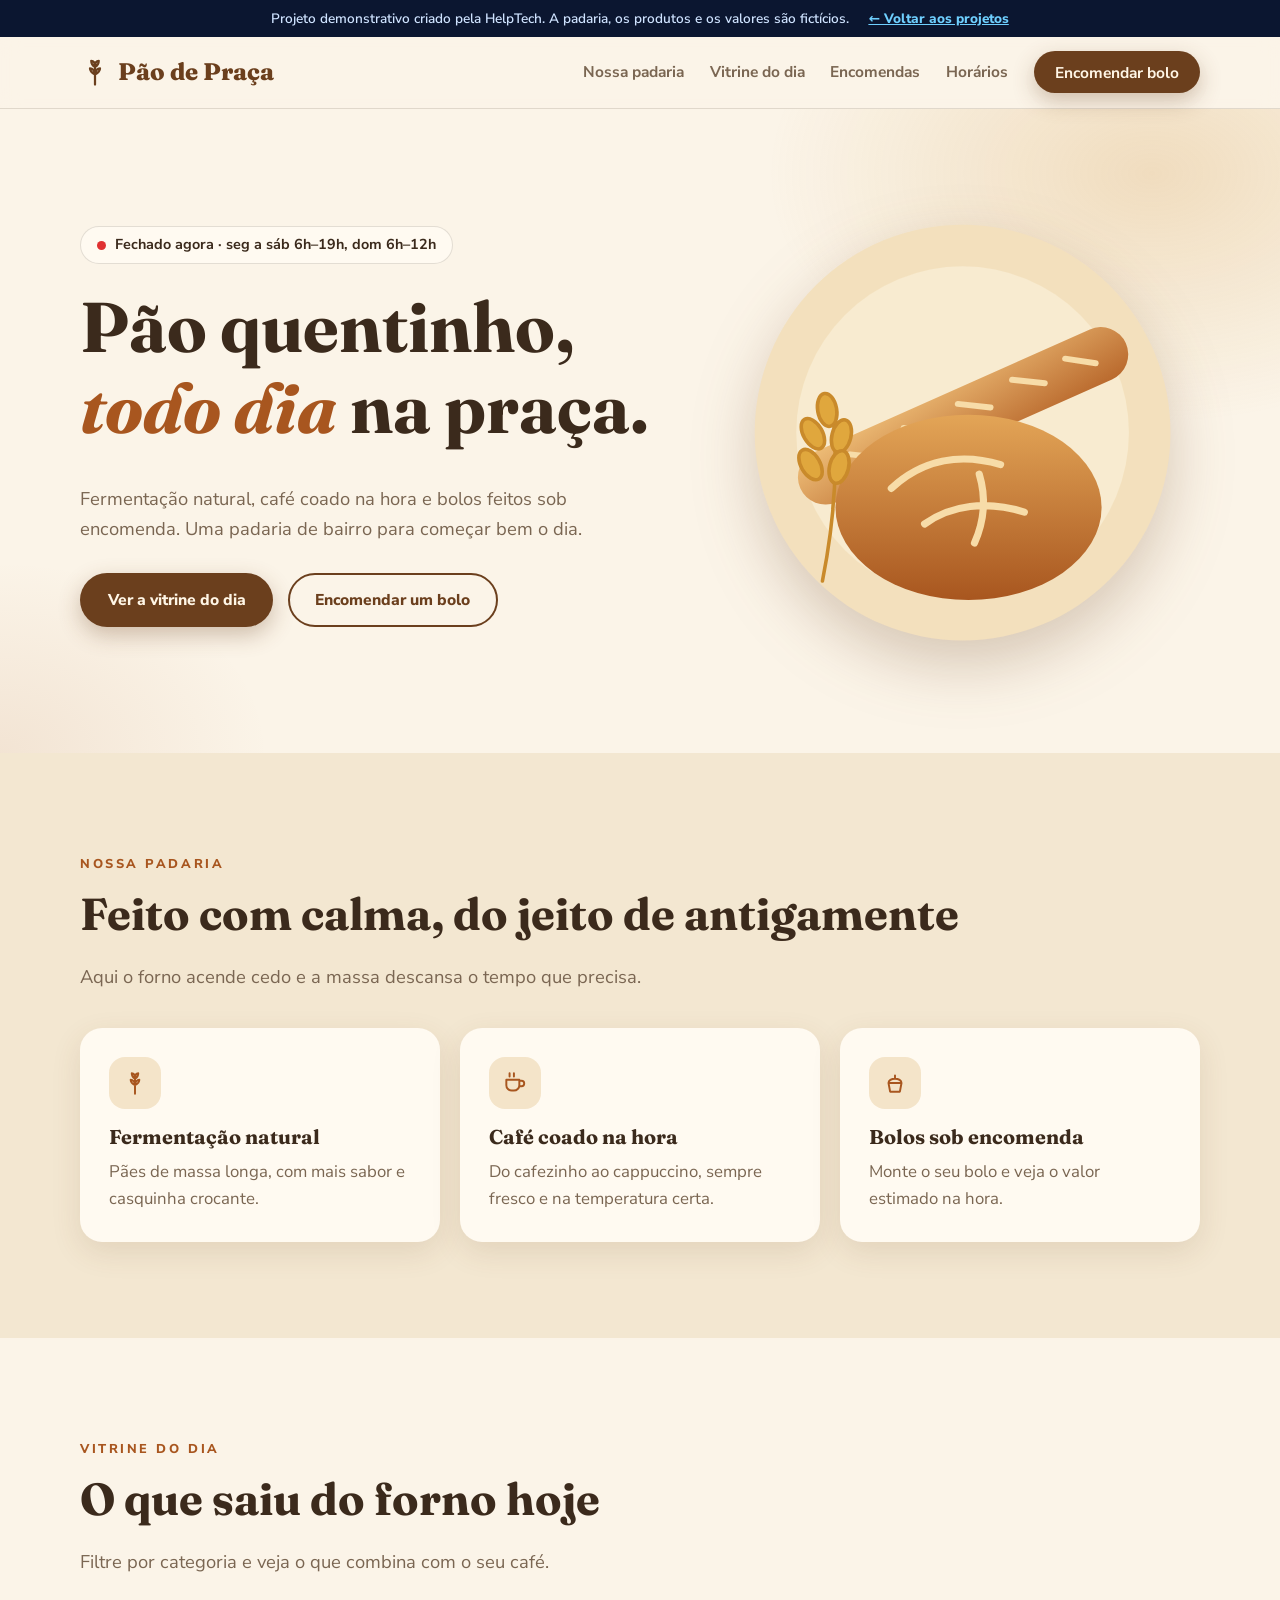
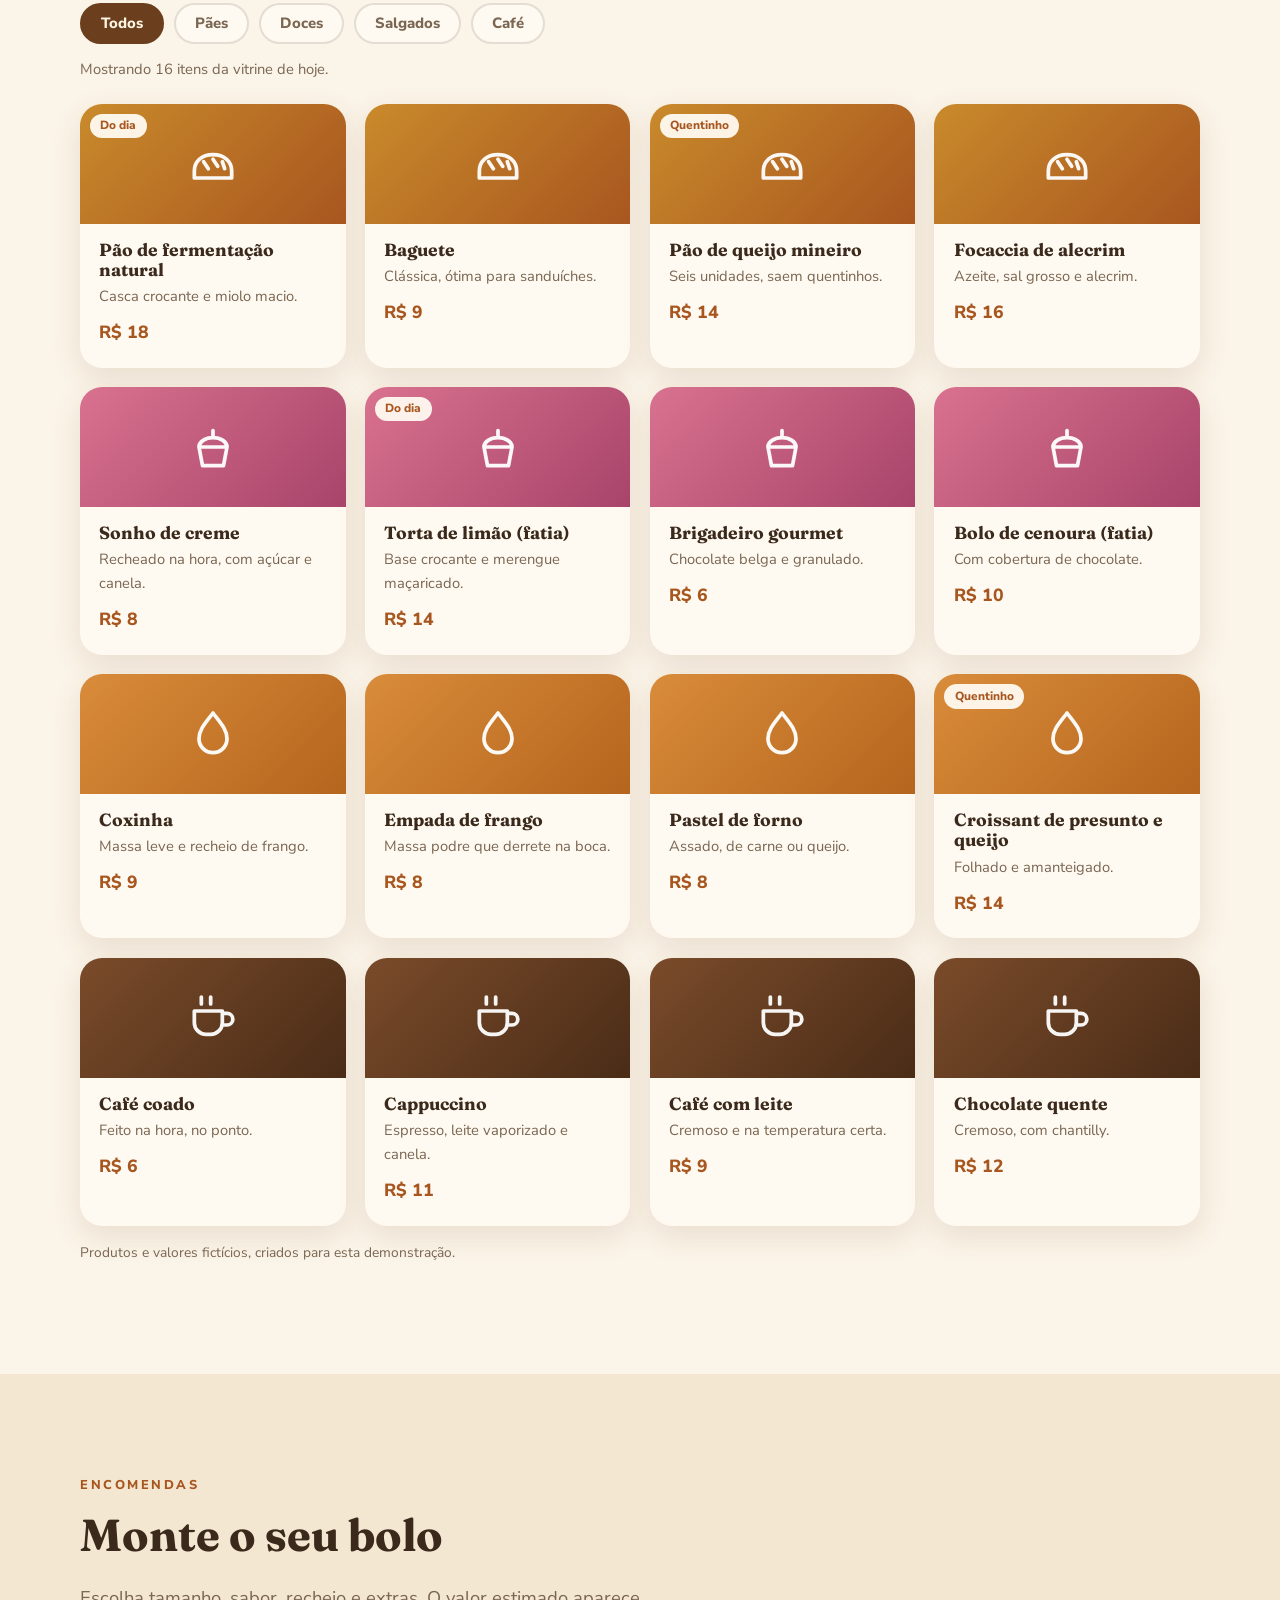
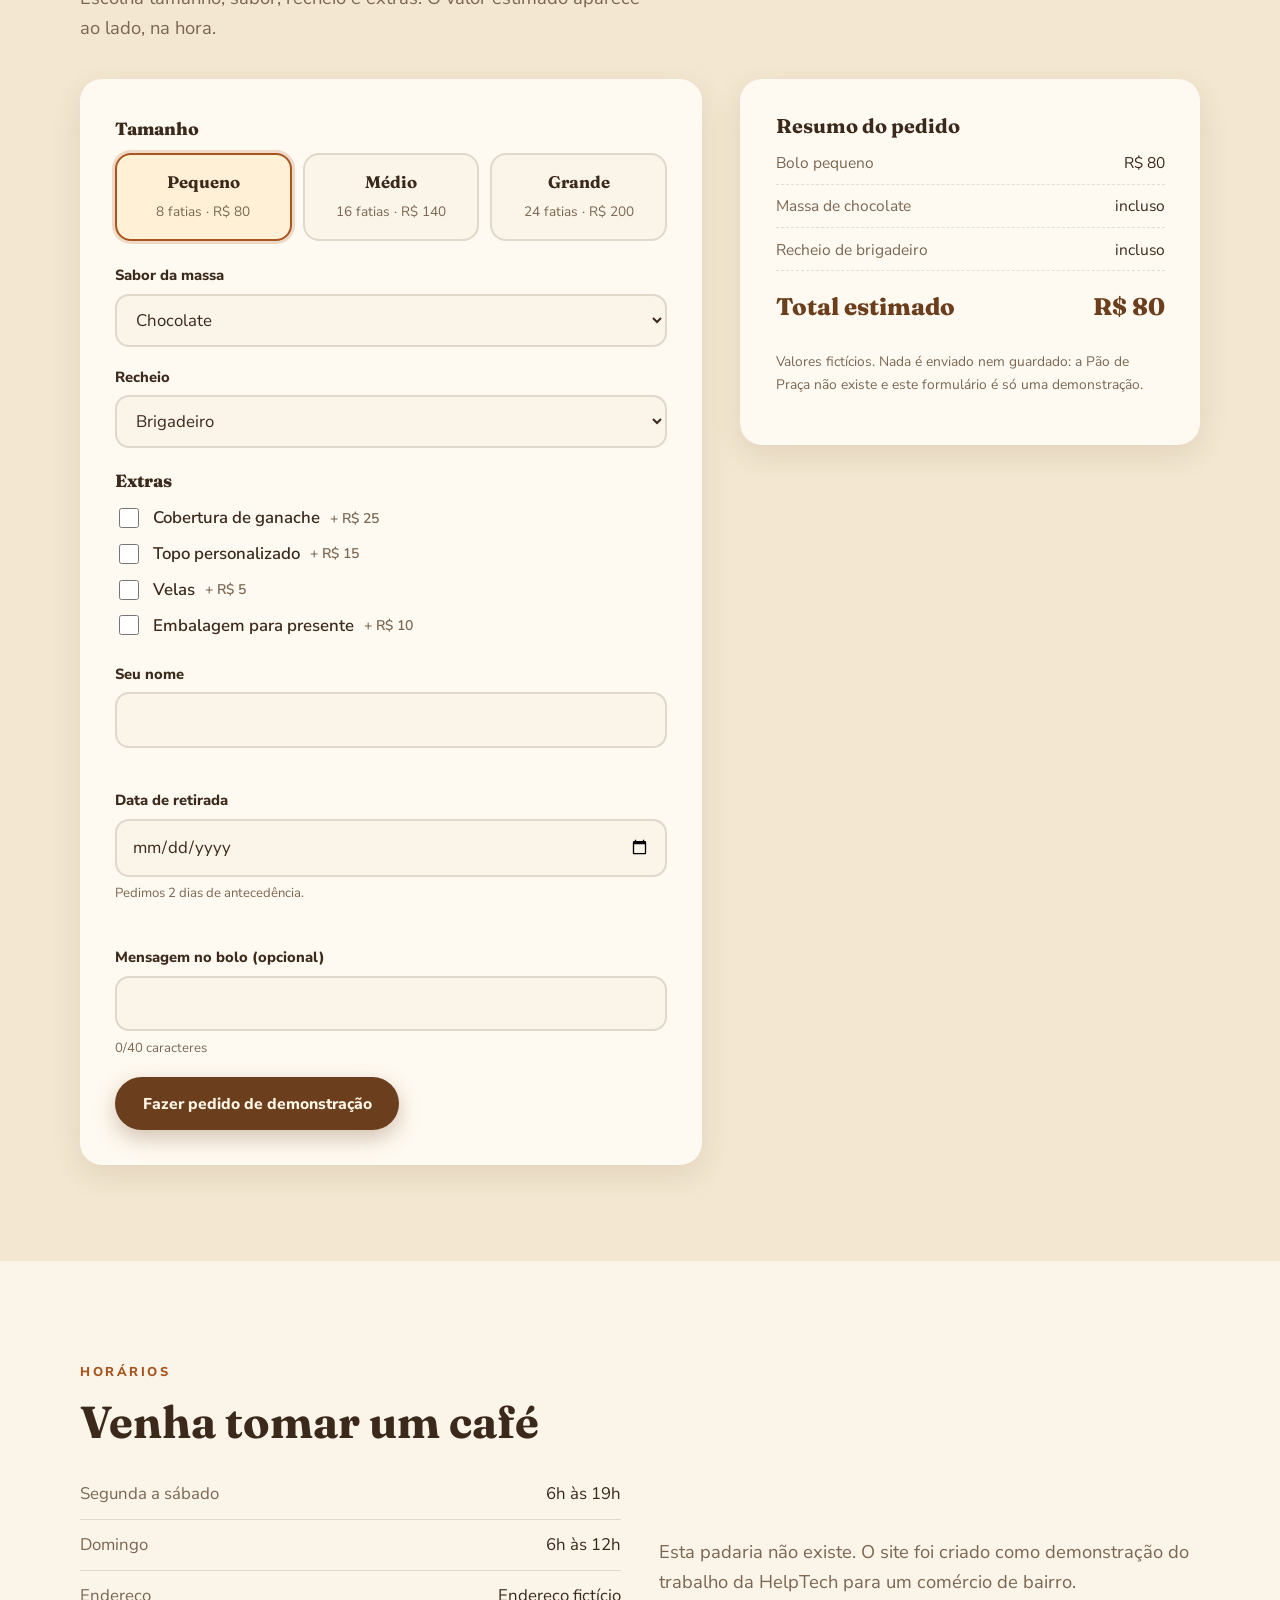
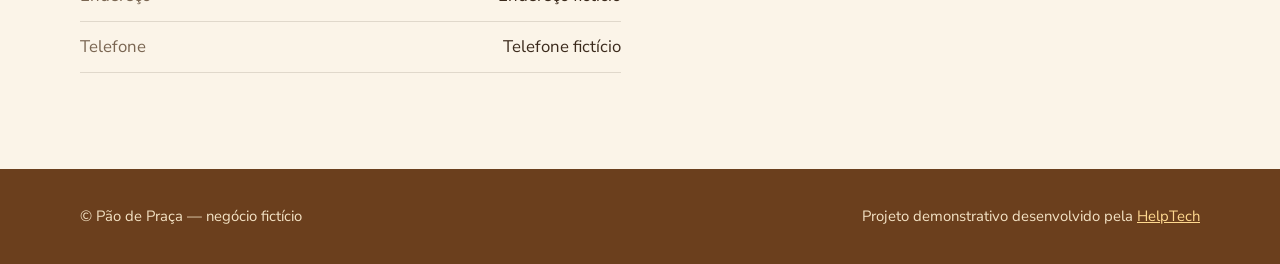
<file: demos/pao-de-praca/index.html>
<!DOCTYPE html>
<html lang="pt-BR">
<head>
  <meta charset="UTF-8">
  <meta name="viewport" content="width=device-width, initial-scale=1">
  <title>Pão de Praça — Padaria e cafeteria (projeto demonstrativo)</title>
  <meta name="description" content="Projeto demonstrativo da HelpTech: site de uma padaria e cafeteria fictícia, com vitrine do dia e encomenda de bolo.">
  <meta name="theme-color" content="#fbf4e8">
  <!-- Impede que buscadores indexem este site fictício -->
  <meta name="robots" content="noindex">

  <link rel="preconnect" href="https://fonts.googleapis.com">
  <link rel="preconnect" href="https://fonts.gstatic.com" crossorigin>
  <link href="https://fonts.googleapis.com/css2?family=Fraunces:ital,wght@0,700;0,800;1,700&family=Nunito+Sans:wght@400;600;700;800&display=swap" rel="stylesheet">

  <link rel="stylesheet" href="style.css">
  <script>document.documentElement.classList.add("js");</script>
</head>

<body>

  <!-- FAIXA DE AVISO: deixa claro que é um projeto fictício -->
  <div class="demo-bar">
    <span>Projeto demonstrativo criado pela HelpTech. A padaria, os produtos e os valores são fictícios.</span>
    <a href="../../pages/projetos.html">← Voltar aos projetos</a>
  </div>

  <!-- NAVEGAÇÃO -->
  <header class="nav">
    <div class="container nav-inner">
      <a class="logo" href="#topo">
        <!-- ícone de espiga de trigo -->
        <svg viewBox="0 0 24 24" fill="none" stroke="currentColor" stroke-width="1.8" stroke-linecap="round" stroke-linejoin="round" aria-hidden="true"><path d="M12 22V8M12 8c-2-1-3-3-3-5 2 0 3 2 3 5zM12 8c2-1 3-3 3-5-2 0-3 2-3 5zM12 14c-2-1-4-3-4-5 2 0 4 2 4 5zM12 14c2-1 4-3 4-5-2 0-4 2-4 5z"/></svg>
        Pão de Praça
      </a>

      <button class="nav-toggle" type="button" aria-expanded="false" aria-controls="nav-links" aria-label="Abrir menu">☰</button>

      <ul class="nav-links" id="nav-links">
        <li><a href="#sobre">Nossa padaria</a></li>
        <li><a href="#vitrine">Vitrine do dia</a></li>
        <li><a href="#encomenda">Encomendas</a></li>
        <li><a href="#horarios">Horários</a></li>
        <li><a class="btn btn-primary" href="#encomenda">Encomendar bolo</a></li>
      </ul>
    </div>
  </header>

  <main id="topo">

    <!-- HERO -->
    <section class="hero">
      <div class="container hero-grid">
        <div>
          <!-- preenchido pelo script.js conforme o horário -->
          <p class="open-badge" id="open-badge">Verificando horário…</p>
          <h1>Pão quentinho, <em>todo dia</em> na praça.</h1>
          <p class="lead">Fermentação natural, café coado na hora e bolos feitos sob encomenda. Uma padaria de bairro para começar bem o dia.</p>
          <div class="hero-actions">
            <a class="btn btn-primary" href="#vitrine">Ver a vitrine do dia</a>
            <a class="btn btn-ghost" href="#encomenda">Encomendar um bolo</a>
          </div>
        </div>

        <!-- Ilustração: pães e trigo (SVG, sem imagens externas) -->
        <div class="hero-art" aria-hidden="true">
          <svg viewBox="0 0 400 400">
            <defs>
              <linearGradient id="crust" x1="0" y1="0" x2="0" y2="1">
                <stop offset="0" stop-color="#e3a557"/><stop offset="1" stop-color="#a8561f"/>
              </linearGradient>
              <linearGradient id="crust2" x1="0" y1="0" x2="1" y2="1">
                <stop offset="0" stop-color="#efbf79"/><stop offset="1" stop-color="#b8672b"/>
              </linearGradient>
            </defs>
            <!-- fundo suave -->
            <circle cx="200" cy="205" r="175" fill="#f3e0bd"/>
            <circle cx="200" cy="205" r="140" fill="#f8ebd0"/>
            <!-- baguete -->
            <g transform="rotate(-24 200 190)">
              <rect x="50" y="168" width="300" height="46" rx="23" fill="url(#crust2)"/>
              <g stroke="#f7dca8" stroke-width="5" stroke-linecap="round" fill="none">
                <path d="M100 182l24 14M150 180l24 14M200 180l24 14M250 180l24 14M298 182l22 14"/>
              </g>
            </g>
            <!-- pão redondo (boule) -->
            <ellipse cx="205" cy="268" rx="112" ry="78" fill="url(#crust)"/>
            <path d="M140 252c26-24 58-30 92-20M168 282c22-16 52-20 84-10M214 240c6 20 4 40-4 58" fill="none" stroke="#f7dca8" stroke-width="6" stroke-linecap="round"/>
            <!-- trigo -->
            <g stroke="#c98a2b" stroke-width="3" stroke-linecap="round" fill="#e0a73d">
              <path d="M82 330c10-50 14-100 8-150" fill="none"/>
              <ellipse cx="86" cy="186" rx="8" ry="14" transform="rotate(-10 86 186)"/>
              <ellipse cx="74" cy="206" rx="8" ry="14" transform="rotate(-30 74 206)"/>
              <ellipse cx="98" cy="208" rx="8" ry="14" transform="rotate(14 98 208)"/>
              <ellipse cx="72" cy="232" rx="8" ry="14" transform="rotate(-30 72 232)"/>
              <ellipse cx="96" cy="234" rx="8" ry="14" transform="rotate(14 96 234)"/>
            </g>
          </svg>
        </div>
      </div>
    </section>

    <!-- NOSSA PADARIA -->
    <section class="section alt" id="sobre">
      <div class="container">
        <div class="reveal">
          <span class="eyebrow">Nossa padaria</span>
          <h2>Feito com calma, do jeito de antigamente</h2>
          <p class="lead">Aqui o forno acende cedo e a massa descansa o tempo que precisa.</p>
        </div>

        <div class="about-grid">
          <article class="about-card reveal">
            <div class="icon" aria-hidden="true"><svg viewBox="0 0 24 24"><path d="M12 22V8M12 8c-2-1-3-3-3-5 2 0 3 2 3 5zM12 8c2-1 3-3 3-5-2 0-3 2-3 5zM12 14c-2-1-4-3-4-5 2 0 4 2 4 5zM12 14c2-1 4-3 4-5-2 0-4 2-4 5z"/></svg></div>
            <h3>Fermentação natural</h3>
            <p>Pães de massa longa, com mais sabor e casquinha crocante.</p>
          </article>
          <article class="about-card reveal">
            <div class="icon" aria-hidden="true"><svg viewBox="0 0 24 24"><path d="M4 9h12v5a5 5 0 0 1-5 5H9a5 5 0 0 1-5-5zM16 10h2a2 2 0 0 1 0 5h-2M7 3v3M11 3v3"/></svg></div>
            <h3>Café coado na hora</h3>
            <p>Do cafezinho ao cappuccino, sempre fresco e na temperatura certa.</p>
          </article>
          <article class="about-card reveal">
            <div class="icon" aria-hidden="true"><svg viewBox="0 0 24 24"><path d="M6 12h12l-1.5 8h-9zM6 12a6 4 0 0 1 12 0M12 5v3"/></svg></div>
            <h3>Bolos sob encomenda</h3>
            <p>Monte o seu bolo e veja o valor estimado na hora.</p>
          </article>
        </div>
      </div>
    </section>

    <!-- VITRINE DO DIA (os itens são criados pelo script.js) -->
    <section class="section" id="vitrine">
      <div class="container">
        <div class="reveal">
          <span class="eyebrow">Vitrine do dia</span>
          <h2>O que saiu do forno hoje</h2>
          <p class="lead">Filtre por categoria e veja o que combina com o seu café.</p>
        </div>

        <!-- Botões de filtro -->
        <div class="filters" role="group" aria-label="Filtrar a vitrine por categoria" id="filtros">
          <button type="button" class="chip" data-filter="todos" aria-pressed="true">Todos</button>
          <button type="button" class="chip" data-filter="paes" aria-pressed="false">Pães</button>
          <button type="button" class="chip" data-filter="doces" aria-pressed="false">Doces</button>
          <button type="button" class="chip" data-filter="salgados" aria-pressed="false">Salgados</button>
          <button type="button" class="chip" data-filter="cafe" aria-pressed="false">Café</button>
        </div>

        <!-- Aviso lido por leitores de tela quando o filtro muda -->
        <p class="status-line" id="vitrine-status" aria-live="polite"></p>

        <div class="showcase" id="vitrine-lista"></div>
        <noscript><p class="status-line">Ative o JavaScript para ver a vitrine do dia.</p></noscript>
        <p class="fake-note">Produtos e valores fictícios, criados para esta demonstração.</p>
      </div>
    </section>

    <!-- ENCOMENDA DE BOLO (calculadora + formulário; lógica em script.js) -->
    <section class="section alt" id="encomenda">
      <div class="container">
        <div class="reveal">
          <span class="eyebrow">Encomendas</span>
          <h2>Monte o seu bolo</h2>
          <p class="lead">Escolha tamanho, sabor, recheio e extras. O valor estimado aparece ao lado, na hora.</p>
        </div>

        <div class="order-grid">
          <div class="panel reveal">
            <form id="bolo-form" novalidate>

              <!-- Tamanho (cada opção tem o preço em data-price) -->
              <fieldset>
                <legend>Tamanho</legend>
                <div class="size-options">
                  <div class="size-option">
                    <input type="radio" id="tam-p" name="tamanho" value="Pequeno" data-price="80" checked>
                    <label for="tam-p"><strong>Pequeno</strong><span>8 fatias · R$ 80</span></label>
                  </div>
                  <div class="size-option">
                    <input type="radio" id="tam-m" name="tamanho" value="Médio" data-price="140">
                    <label for="tam-m"><strong>Médio</strong><span>16 fatias · R$ 140</span></label>
                  </div>
                  <div class="size-option">
                    <input type="radio" id="tam-g" name="tamanho" value="Grande" data-price="200">
                    <label for="tam-g"><strong>Grande</strong><span>24 fatias · R$ 200</span></label>
                  </div>
                </div>
              </fieldset>

              <!-- Sabor e recheio (acréscimo em data-add) -->
              <div class="field">
                <label for="sabor">Sabor da massa</label>
                <select id="sabor" name="sabor">
                  <option value="Chocolate" data-add="0">Chocolate</option>
                  <option value="Baunilha" data-add="0">Baunilha</option>
                  <option value="Cenoura" data-add="10">Cenoura (+ R$ 10)</option>
                  <option value="Limão" data-add="10">Limão (+ R$ 10)</option>
                  <option value="Red velvet" data-add="25">Red velvet (+ R$ 25)</option>
                </select>
              </div>

              <div class="field">
                <label for="recheio">Recheio</label>
                <select id="recheio" name="recheio">
                  <option value="Brigadeiro" data-add="0">Brigadeiro</option>
                  <option value="Doce de leite" data-add="8">Doce de leite (+ R$ 8)</option>
                  <option value="Creme de leite ninho" data-add="12">Creme de leite ninho (+ R$ 12)</option>
                  <option value="Frutas vermelhas" data-add="20">Frutas vermelhas (+ R$ 20)</option>
                </select>
              </div>

              <!-- Extras -->
              <fieldset>
                <legend>Extras</legend>
                <div class="checks">
                  <label class="check"><input type="checkbox" name="extra" value="Cobertura de ganache" data-add="25"> Cobertura de ganache <small>+ R$ 25</small></label>
                  <label class="check"><input type="checkbox" name="extra" value="Topo personalizado" data-add="15"> Topo personalizado <small>+ R$ 15</small></label>
                  <label class="check"><input type="checkbox" name="extra" value="Velas" data-add="5"> Velas <small>+ R$ 5</small></label>
                  <label class="check"><input type="checkbox" name="extra" value="Embalagem para presente" data-add="10"> Embalagem para presente <small>+ R$ 10</small></label>
                </div>
              </fieldset>

              <!-- Dados do pedido (validados pelo script.js) -->
              <div class="field">
                <label for="nome">Seu nome</label>
                <input id="nome" name="nome" type="text" autocomplete="off" aria-describedby="erro-nome">
                <p class="error" id="erro-nome"></p>
              </div>

              <div class="field">
                <label for="data">Data de retirada</label>
                <input id="data" name="data" type="date" aria-describedby="dica-data erro-data">
                <p class="hint" id="dica-data">Pedimos 2 dias de antecedência.</p>
                <p class="error" id="erro-data"></p>
              </div>

              <div class="field">
                <label for="mensagem">Mensagem no bolo (opcional)</label>
                <input id="mensagem" name="mensagem" type="text" maxlength="40" autocomplete="off" aria-describedby="dica-msg">
                <p class="hint" id="dica-msg"><span id="contador">0</span>/40 caracteres</p>
              </div>

              <button class="btn btn-primary" type="submit">Fazer pedido de demonstração</button>
              <p class="form-status" id="bolo-status" role="status" hidden></p>
            </form>
          </div>

          <!-- Resumo com valor estimado (atualizado ao vivo) -->
          <aside class="panel summary reveal">
            <h3>Resumo do pedido</h3>
            <ul class="summary-list" id="resumo-lista" aria-live="polite"></ul>
            <p class="total"><span>Total estimado</span> <span id="resumo-total">R$ 0</span></p>
            <p class="fake-note">Valores fictícios. Nada é enviado nem guardado: a Pão de Praça não existe e este formulário é só uma demonstração.</p>
          </aside>
        </div>
      </div>
    </section>

    <!-- HORÁRIOS -->
    <section class="section" id="horarios">
      <div class="container">
        <div class="reveal">
          <span class="eyebrow">Horários</span>
          <h2>Venha tomar um café</h2>
        </div>

        <div class="hours-grid">
          <ul class="info-list reveal">
            <li><span>Segunda a sábado</span><span>6h às 19h</span></li>
            <li><span>Domingo</span><span>6h às 12h</span></li>
            <li><span>Endereço</span><span>Endereço fictício</span></li>
            <li><span>Telefone</span><span>Telefone fictício</span></li>
          </ul>
          <p class="lead reveal">Esta padaria não existe. O site foi criado como demonstração do trabalho da HelpTech para um comércio de bairro.</p>
        </div>
      </div>
    </section>

  </main>

  <footer class="footer">
    <div class="container footer-inner">
      <span>© Pão de Praça — negócio fictício</span>
      <span>Projeto demonstrativo desenvolvido pela <a href="../../index.html">HelpTech</a></span>
    </div>
  </footer>

  <script src="script.js" defer></script>
</body>
</html>
</file>
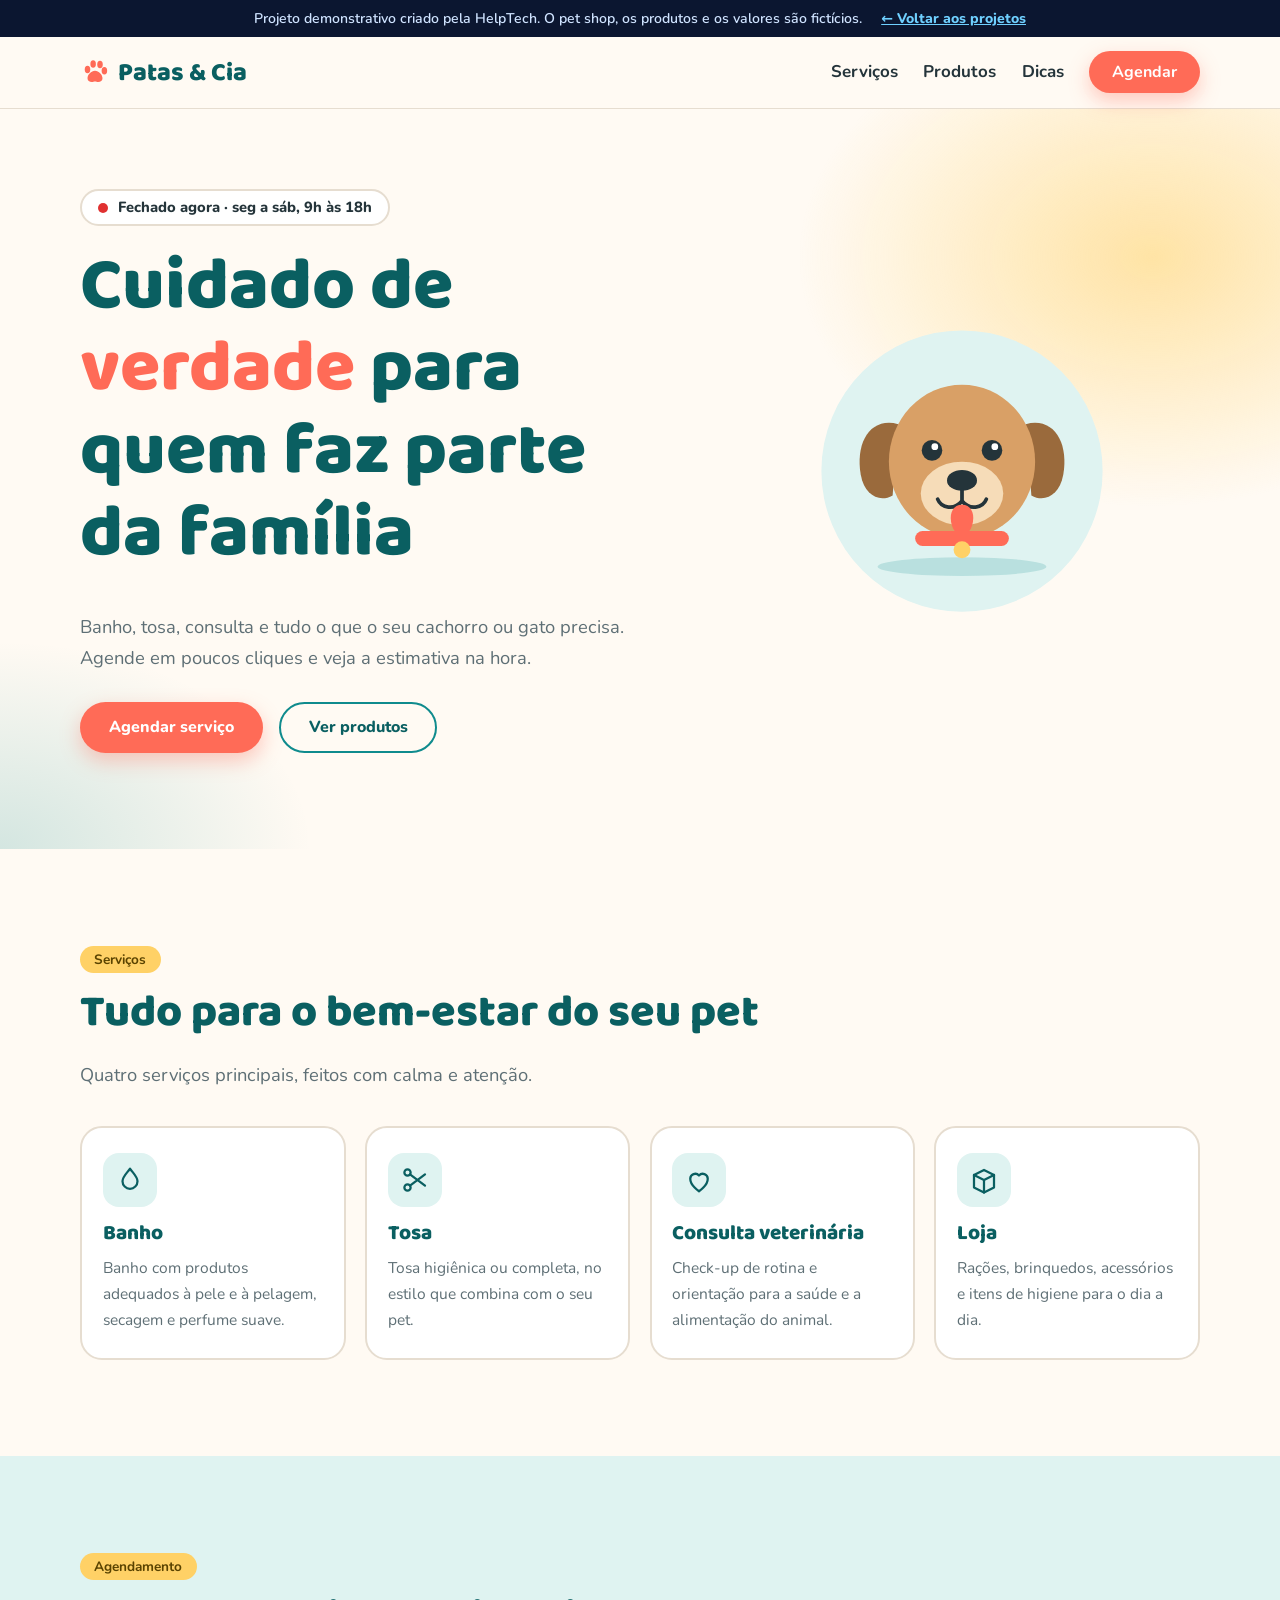
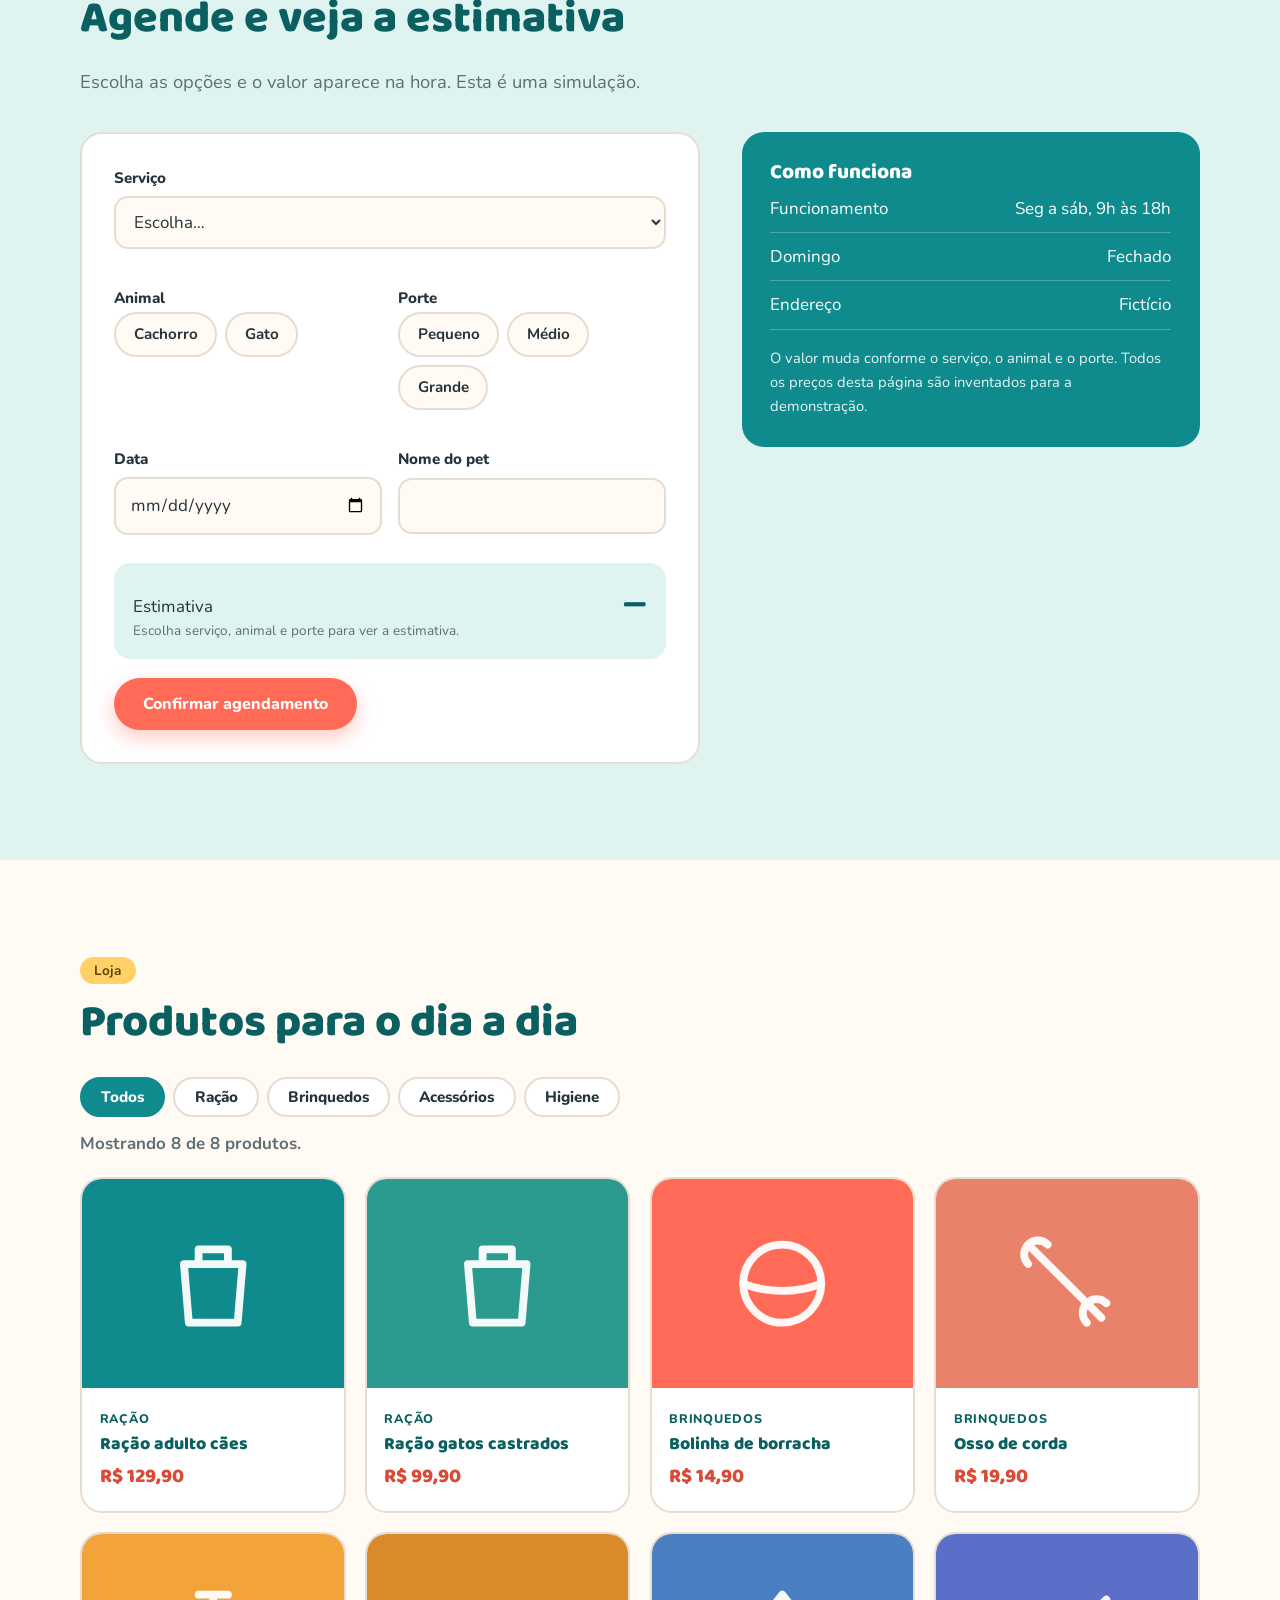
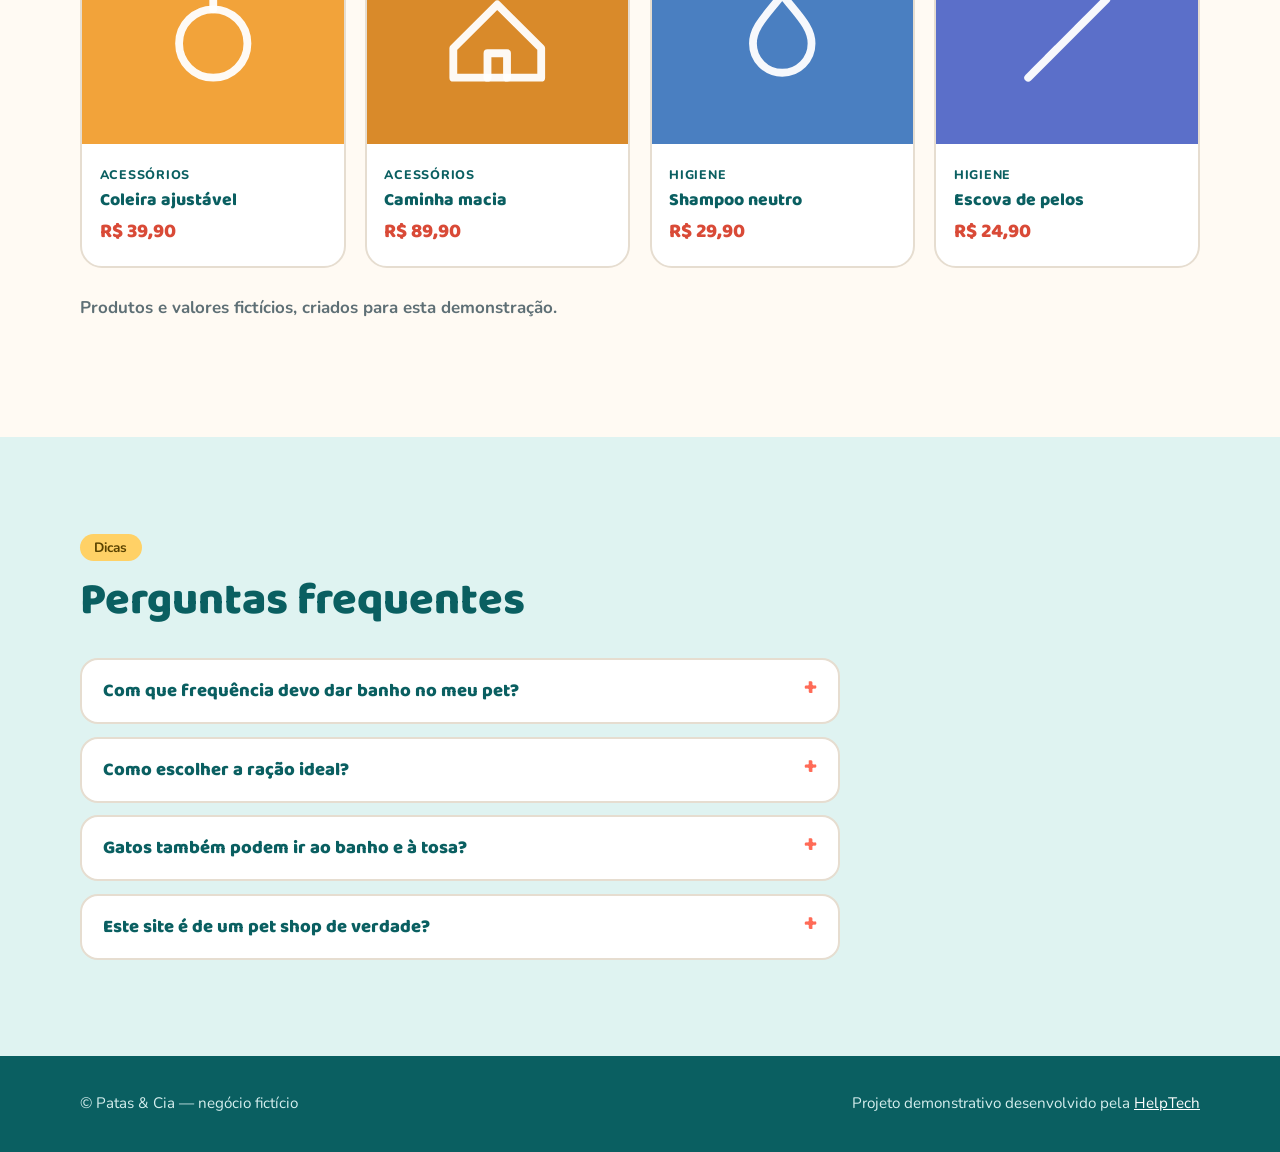
<file: demos/patas-e-cia/index.html>
<!DOCTYPE html>
<html lang="pt-BR">
<head>
  <meta charset="UTF-8">
  <meta name="viewport" content="width=device-width, initial-scale=1">
  <title>Patas &amp; Cia — Pet shop (projeto demonstrativo)</title>
  <meta name="description" content="Projeto demonstrativo da HelpTech: site de um pet shop fictício com serviços, agendamento com estimativa de preço, produtos e dicas.">
  <meta name="theme-color" content="#0f8b8d">
  <!-- Impede que buscadores indexem este site fictício -->
  <meta name="robots" content="noindex">

  <link rel="preconnect" href="https://fonts.googleapis.com">
  <link rel="preconnect" href="https://fonts.gstatic.com" crossorigin>
  <link href="https://fonts.googleapis.com/css2?family=Baloo+2:wght@600;700;800&family=Nunito:wght@400;600;700;800&display=swap" rel="stylesheet">

  <link rel="stylesheet" href="style.css">
  <script>document.documentElement.classList.add("js");</script>
</head>

<body>

  <!-- FAIXA DE AVISO: deixa claro que é um projeto fictício -->
  <div class="demo-bar">
    <span>Projeto demonstrativo criado pela HelpTech. O pet shop, os produtos e os valores são fictícios.</span>
    <a href="../../pages/projetos.html">← Voltar aos projetos</a>
  </div>

  <!-- NAVEGAÇÃO -->
  <header class="nav">
    <div class="container nav-inner">
      <a class="logo" href="#topo">
        <svg viewBox="0 0 24 24" aria-hidden="true"><ellipse cx="6" cy="10" rx="2.2" ry="3"/><ellipse cx="10.5" cy="5.5" rx="2.2" ry="3"/><ellipse cx="16" cy="6" rx="2.2" ry="3"/><ellipse cx="19.5" cy="11" rx="2.2" ry="3"/><path d="M12 11c-3 0-6 3.2-6 6 0 2 1.6 3 3.4 3 1 0 1.8-.5 2.6-.5s1.6.5 2.6.5c1.8 0 3.4-1 3.4-3 0-2.8-3-6-6-6z"/></svg>
        Patas &amp; Cia
      </a>
      <button class="nav-toggle" type="button" aria-expanded="false" aria-controls="nav-links" aria-label="Abrir menu">☰</button>
      <ul class="nav-links" id="nav-links">
        <li><a href="#servicos">Serviços</a></li>
        <li><a href="#produtos">Produtos</a></li>
        <li><a href="#dicas">Dicas</a></li>
        <li><a class="btn btn-primary" href="#agendar">Agendar</a></li>
      </ul>
    </div>
  </header>

  <main id="topo">

    <!-- HERO -->
    <section class="hero">
      <div class="container hero-grid">
        <div>
          <!-- preenchido pelo script.js conforme o horário -->
          <p class="open-badge" id="open-badge">Verificando horário…</p>
          <h1>Cuidado de <em>verdade</em> para quem faz parte da família</h1>
          <p class="lead">Banho, tosa, consulta e tudo o que o seu cachorro ou gato precisa. Agende em poucos cliques e veja a estimativa na hora.</p>
          <div class="hero-actions">
            <a class="btn btn-primary" href="#agendar">Agendar serviço</a>
            <a class="btn btn-outline" href="#produtos">Ver produtos</a>
          </div>
        </div>

        <!-- Ilustração: cachorro feito em SVG (sem imagens externas) -->
        <div class="hero-art" aria-hidden="true">
          <svg viewBox="0 0 320 320" class="float">
            <circle cx="160" cy="160" r="150" fill="#dff3f1"/>
            <ellipse cx="160" cy="262" rx="90" ry="10" fill="#0f8b8d" opacity=".18"/>
            <path d="M92 110c-30-8-46 20-40 54 4 22 20 30 34 22z" fill="#9a6a3c"/>
            <path d="M228 110c30-8 46 20 40 54-4 22-20 30-34 22z" fill="#9a6a3c"/>
            <ellipse cx="160" cy="150" rx="78" ry="82" fill="#d9a066"/>
            <ellipse cx="160" cy="184" rx="44" ry="34" fill="#f6dcb8"/>
            <circle cx="128" cy="138" r="11" fill="#24343a"/><circle cx="192" cy="138" r="11" fill="#24343a"/>
            <circle cx="131" cy="134" r="3.6" fill="#fff"/><circle cx="195" cy="134" r="3.6" fill="#fff"/>
            <ellipse cx="160" cy="170" rx="16" ry="11" fill="#24343a"/>
            <path d="M160 180v12m0 0c-8 10-22 8-26-2m26 2c8 10 22 8 26-2" fill="none" stroke="#24343a" stroke-width="4" stroke-linecap="round"/>
            <path d="M160 196c-7 0-12 5-12 14 0 12 8 20 12 20s12-8 12-20c0-9-5-14-12-14z" fill="#ff6b57"/>
            <rect x="110" y="224" width="100" height="16" rx="8" fill="#ff6b57"/>
            <circle cx="160" cy="244" r="9" fill="#ffd166"/>
          </svg>
        </div>
      </div>
    </section>

    <!-- SERVIÇOS -->
    <section class="section" id="servicos">
      <div class="container">
        <div class="reveal">
          <span class="eyebrow">Serviços</span>
          <h2>Tudo para o bem-estar do seu pet</h2>
          <p class="lead">Quatro serviços principais, feitos com calma e atenção.</p>
        </div>

        <div class="grid-4">
          <article class="service-card reveal">
            <div class="ico"><svg viewBox="0 0 24 24" aria-hidden="true"><path d="M12 3c3 4 6 6.5 6 10a6 6 0 0 1-12 0c0-3.5 3-6 6-10z"/></svg></div>
            <h3>Banho</h3>
            <p>Banho com produtos adequados à pele e à pelagem, secagem e perfume suave.</p>
          </article>
          <article class="service-card reveal">
            <div class="ico"><svg viewBox="0 0 24 24" aria-hidden="true"><circle cx="6" cy="6" r="2.5"/><circle cx="6" cy="18" r="2.5"/><path d="M8 7.5l12 9M8 16.5l12-9"/></svg></div>
            <h3>Tosa</h3>
            <p>Tosa higiênica ou completa, no estilo que combina com o seu pet.</p>
          </article>
          <article class="service-card reveal">
            <div class="ico"><svg viewBox="0 0 24 24" aria-hidden="true"><path d="M12 21s-7-4.5-7-10a4 4 0 0 1 7-2.6A4 4 0 0 1 19 11c0 5.5-7 10-7 10z"/></svg></div>
            <h3>Consulta veterinária</h3>
            <p>Check-up de rotina e orientação para a saúde e a alimentação do animal.</p>
          </article>
          <article class="service-card reveal">
            <div class="ico"><svg viewBox="0 0 24 24" aria-hidden="true"><path d="M4 8l8-4 8 4v10l-8 4-8-4z"/><path d="M4 8l8 4 8-4M12 12v10"/></svg></div>
            <h3>Loja</h3>
            <p>Rações, brinquedos, acessórios e itens de higiene para o dia a dia.</p>
          </article>
        </div>
      </div>
    </section>

    <!-- AGENDAMENTO COM ESTIMATIVA (lógica em script.js) -->
    <section class="section alt" id="agendar">
      <div class="container">
        <div class="reveal">
          <span class="eyebrow">Agendamento</span>
          <h2>Agende e veja a estimativa</h2>
          <p class="lead">Escolha as opções e o valor aparece na hora. Esta é uma simulação.</p>
        </div>

        <div class="booking">
          <div class="panel reveal">
            <form id="pet-form" novalidate>
              <div class="form-grid">
                <div class="field full">
                  <label for="servico">Serviço</label>
                  <select id="servico" name="servico" aria-describedby="erro-servico">
                    <option value="">Escolha…</option>
                    <option>Banho</option>
                    <option>Tosa</option>
                    <option>Banho e tosa</option>
                    <option>Consulta veterinária</option>
                  </select>
                  <p class="error" id="erro-servico"></p>
                </div>

                <div class="field">
                  <fieldset aria-describedby="erro-animal">
                    <legend>Animal</legend>
                    <div class="choices">
                      <label class="choice"><input type="radio" name="animal" value="cao"><span>Cachorro</span></label>
                      <label class="choice"><input type="radio" name="animal" value="gato"><span>Gato</span></label>
                    </div>
                  </fieldset>
                  <p class="error" id="erro-animal"></p>
                </div>

                <div class="field">
                  <fieldset aria-describedby="erro-porte">
                    <legend>Porte</legend>
                    <div class="choices">
                      <label class="choice"><input type="radio" name="porte" value="pequeno"><span>Pequeno</span></label>
                      <label class="choice"><input type="radio" name="porte" value="medio"><span>Médio</span></label>
                      <label class="choice"><input type="radio" name="porte" value="grande"><span>Grande</span></label>
                    </div>
                  </fieldset>
                  <p class="error" id="erro-porte"></p>
                </div>

                <div class="field">
                  <label for="data">Data</label>
                  <input id="data" name="data" type="date" aria-describedby="erro-data">
                  <p class="error" id="erro-data"></p>
                </div>
                <div class="field">
                  <label for="pet">Nome do pet</label>
                  <input id="pet" name="pet" type="text" autocomplete="off" aria-describedby="erro-pet">
                  <p class="error" id="erro-pet"></p>
                </div>
              </div>

              <!-- estimativa que muda ao escolher as opções -->
              <div class="estimate" aria-live="polite">
                <div><span>Estimativa</span><small id="estimativa-obs">Escolha serviço, animal e porte para ver a estimativa.</small></div>
                <strong id="estimativa-valor">—</strong>
              </div>

              <button class="btn btn-primary" type="submit" style="margin-top:1.2rem;">Confirmar agendamento</button>
              <p class="form-status" id="pet-status" role="status" hidden></p>
            </form>
          </div>

          <aside class="side-card reveal">
            <h3>Como funciona</h3>
            <ul>
              <li><span>Funcionamento</span><span>Seg a sáb, 9h às 18h</span></li>
              <li><span>Domingo</span><span>Fechado</span></li>
              <li><span>Endereço</span><span>Fictício</span></li>
            </ul>
            <p>O valor muda conforme o serviço, o animal e o porte. Todos os preços desta página são inventados para a demonstração.</p>
          </aside>
        </div>
      </div>
    </section>

    <!-- PRODUTOS (filtro em script.js) -->
    <section class="section" id="produtos">
      <div class="container">
        <div class="reveal">
          <span class="eyebrow">Loja</span>
          <h2>Produtos para o dia a dia</h2>
        </div>

        <div class="filters" id="filtros" role="group" aria-label="Filtrar produtos por categoria">
          <button class="chip" type="button" data-filter="todos" aria-pressed="true">Todos</button>
          <button class="chip" type="button" data-filter="racao" aria-pressed="false">Ração</button>
          <button class="chip" type="button" data-filter="brinquedos" aria-pressed="false">Brinquedos</button>
          <button class="chip" type="button" data-filter="acessorios" aria-pressed="false">Acessórios</button>
          <button class="chip" type="button" data-filter="higiene" aria-pressed="false">Higiene</button>
        </div>
        <p class="count" id="produtos-contagem" aria-live="polite"></p>

        <ul class="product-grid" id="produtos">
          <li class="product" data-category="racao"><div class="pic" style="background:#0f8b8d"><svg viewBox="0 0 24 24" aria-hidden="true"><path d="M6 8h12l-1 12H7zM9 8V5h6v3"/></svg></div><div class="body"><span class="tag">Ração</span><h3>Ração adulto cães</h3><p class="price">R$ 129,90</p></div></li>
          <li class="product" data-category="racao"><div class="pic" style="background:#2b9a8f"><svg viewBox="0 0 24 24" aria-hidden="true"><path d="M6 8h12l-1 12H7zM9 8V5h6v3"/></svg></div><div class="body"><span class="tag">Ração</span><h3>Ração gatos castrados</h3><p class="price">R$ 99,90</p></div></li>
          <li class="product" data-category="brinquedos"><div class="pic" style="background:#ff6b57"><svg viewBox="0 0 24 24" aria-hidden="true"><circle cx="12" cy="12" r="8"/><path d="M4 12c5 2 11 2 16 0"/></svg></div><div class="body"><span class="tag">Brinquedos</span><h3>Bolinha de borracha</h3><p class="price">R$ 14,90</p></div></li>
          <li class="product" data-category="brinquedos"><div class="pic" style="background:#e8826a"><svg viewBox="0 0 24 24" aria-hidden="true"><path d="M5 5l4 4M15 15l4 4M9 9l6 6M4 8a2 2 0 1 1 4-4M16 20a2 2 0 1 1 4-4"/></svg></div><div class="body"><span class="tag">Brinquedos</span><h3>Osso de corda</h3><p class="price">R$ 19,90</p></div></li>
          <li class="product" data-category="acessorios"><div class="pic" style="background:#f2a33a"><svg viewBox="0 0 24 24" aria-hidden="true"><circle cx="12" cy="13" r="7"/><path d="M12 6V3M9 3h6"/></svg></div><div class="body"><span class="tag">Acessórios</span><h3>Coleira ajustável</h3><p class="price">R$ 39,90</p></div></li>
          <li class="product" data-category="acessorios"><div class="pic" style="background:#d98a2a"><svg viewBox="0 0 24 24" aria-hidden="true"><path d="M3 14l9-9 9 9v6H3z"/><path d="M10 20v-5h4v5"/></svg></div><div class="body"><span class="tag">Acessórios</span><h3>Caminha macia</h3><p class="price">R$ 89,90</p></div></li>
          <li class="product" data-category="higiene"><div class="pic" style="background:#4a7fc1"><svg viewBox="0 0 24 24" aria-hidden="true"><path d="M12 3c3 4 6 6.5 6 10a6 6 0 0 1-12 0c0-3.5 3-6 6-10z"/></svg></div><div class="body"><span class="tag">Higiene</span><h3>Shampoo neutro</h3><p class="price">R$ 29,90</p></div></li>
          <li class="product" data-category="higiene"><div class="pic" style="background:#5b6fc9"><svg viewBox="0 0 24 24" aria-hidden="true"><path d="M4 20L20 4M7 17l-2 2M10 14l-2 2M13 11l-2 2M16 8l-2 2"/></svg></div><div class="body"><span class="tag">Higiene</span><h3>Escova de pelos</h3><p class="price">R$ 24,90</p></div></li>
        </ul>
        <p class="count" style="margin-top:1.6rem;">Produtos e valores fictícios, criados para esta demonstração.</p>
      </div>
    </section>

    <!-- DICAS (acordeão nativo <details>) -->
    <section class="section alt" id="dicas">
      <div class="container">
        <div class="reveal">
          <span class="eyebrow">Dicas</span>
          <h2>Perguntas frequentes</h2>
        </div>
        <div class="faq reveal">
          <details>
            <summary>Com que frequência devo dar banho no meu pet?</summary>
            <p>Depende da pelagem, do estilo de vida e da orientação do veterinário. Em geral, banho em excesso pode ressecar a pele; na dúvida, pergunte ao profissional.</p>
          </details>
          <details>
            <summary>Como escolher a ração ideal?</summary>
            <p>Leve em conta a idade, o porte e a saúde do animal. Para dietas especiais ou castrados, vale conversar com o veterinário antes de trocar.</p>
          </details>
          <details>
            <summary>Gatos também podem ir ao banho e à tosa?</summary>
            <p>Sim, quando necessário e com calma. Gatos costumam precisar de menos banhos; a tosa higiênica ajuda em pelagens longas.</p>
          </details>
          <details>
            <summary>Este site é de um pet shop de verdade?</summary>
            <p>Não. Patas &amp; Cia é um negócio fictício, criado pela HelpTech para demonstrar como um site de pet shop pode funcionar.</p>
          </details>
        </div>
      </div>
    </section>

  </main>

  <footer class="footer">
    <div class="container footer-inner">
      <span>© Patas &amp; Cia — negócio fictício</span>
      <span>Projeto demonstrativo desenvolvido pela <a href="../../index.html">HelpTech</a></span>
    </div>
  </footer>

  <script src="script.js" defer></script>
</body>
</html>
</file>
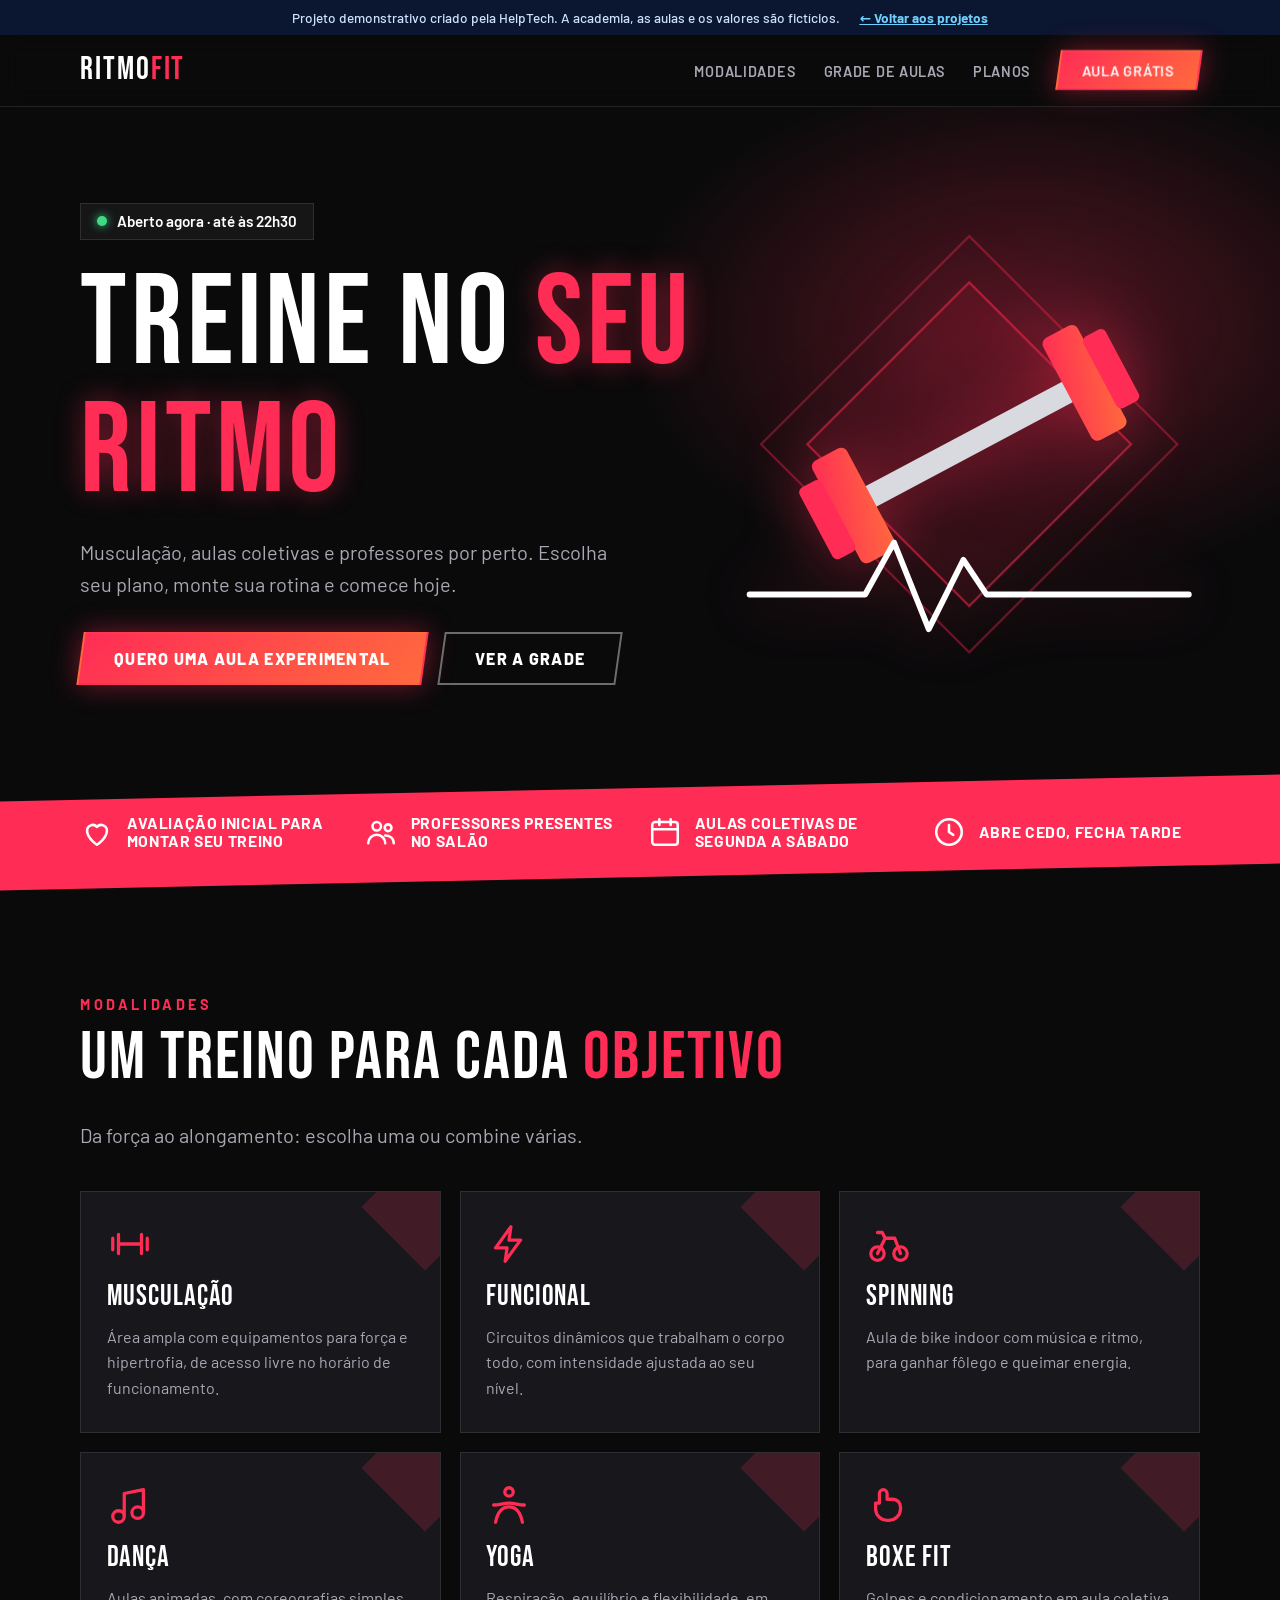
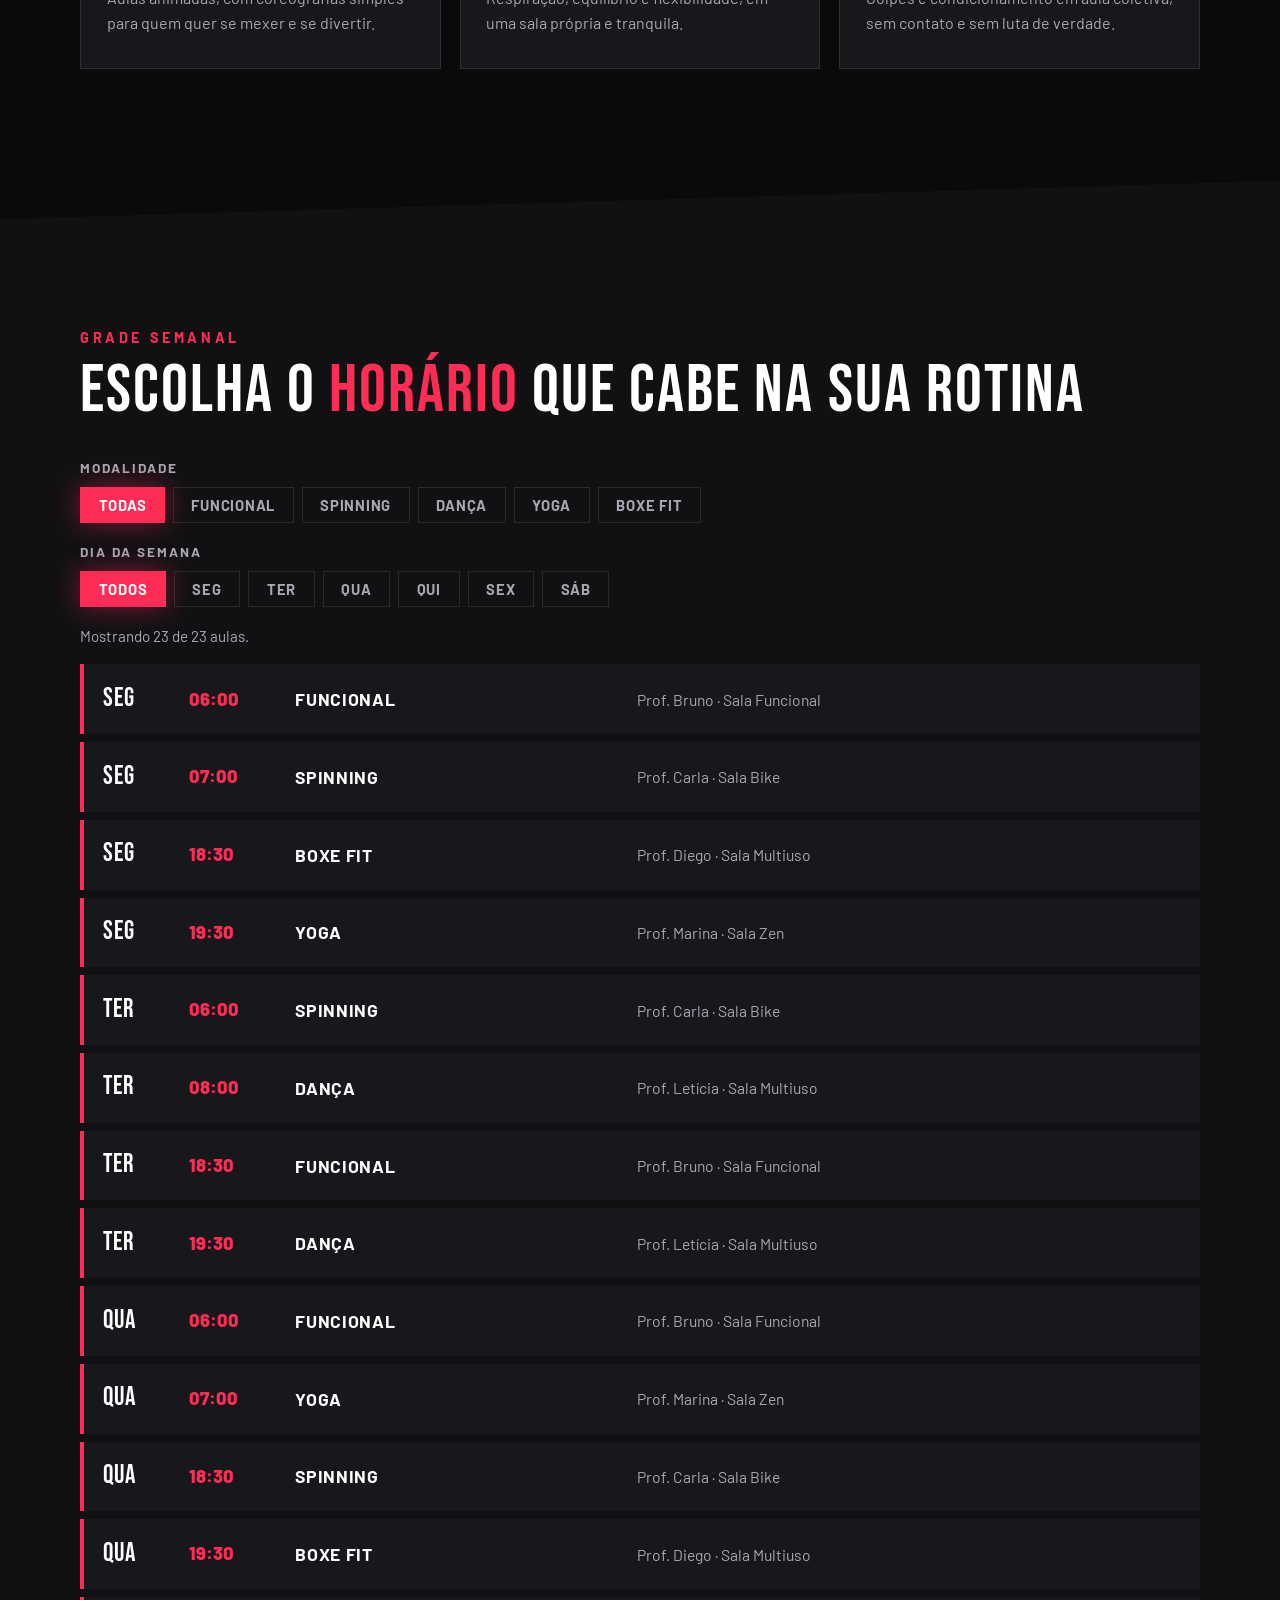
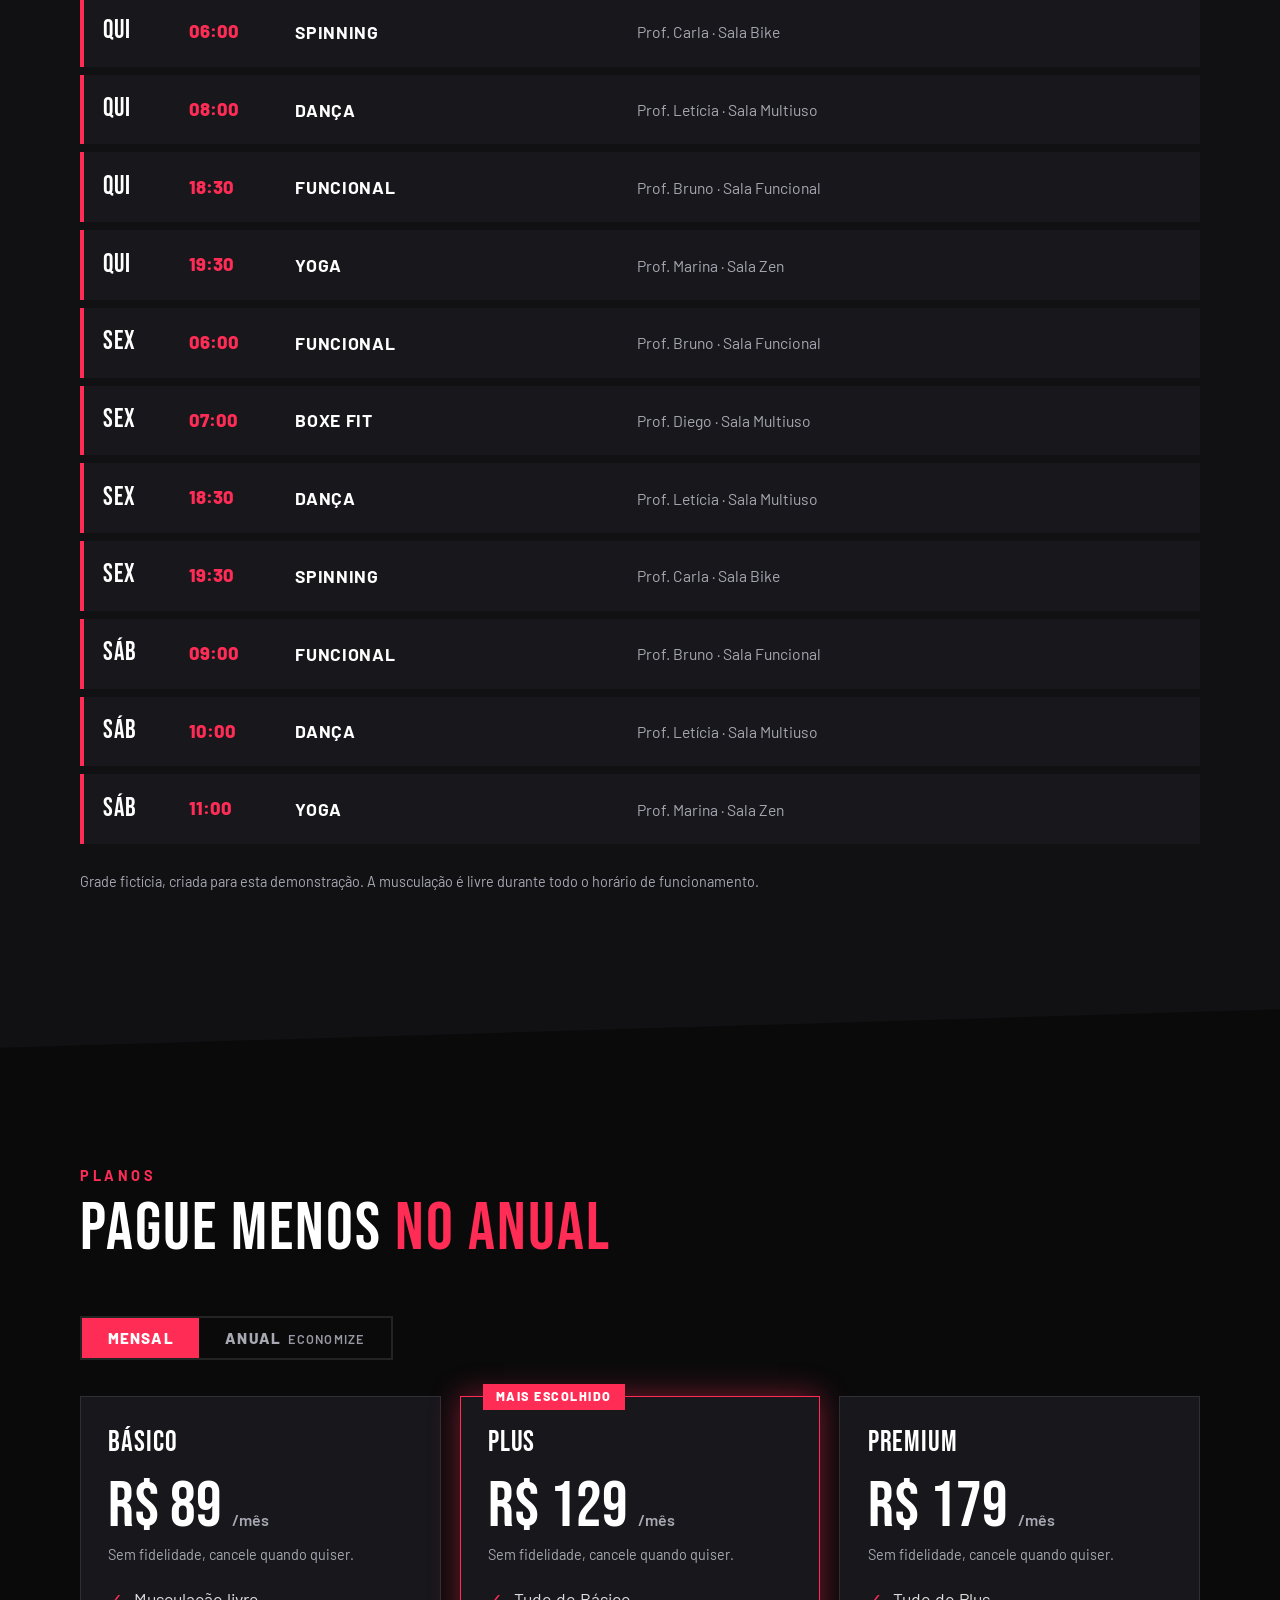
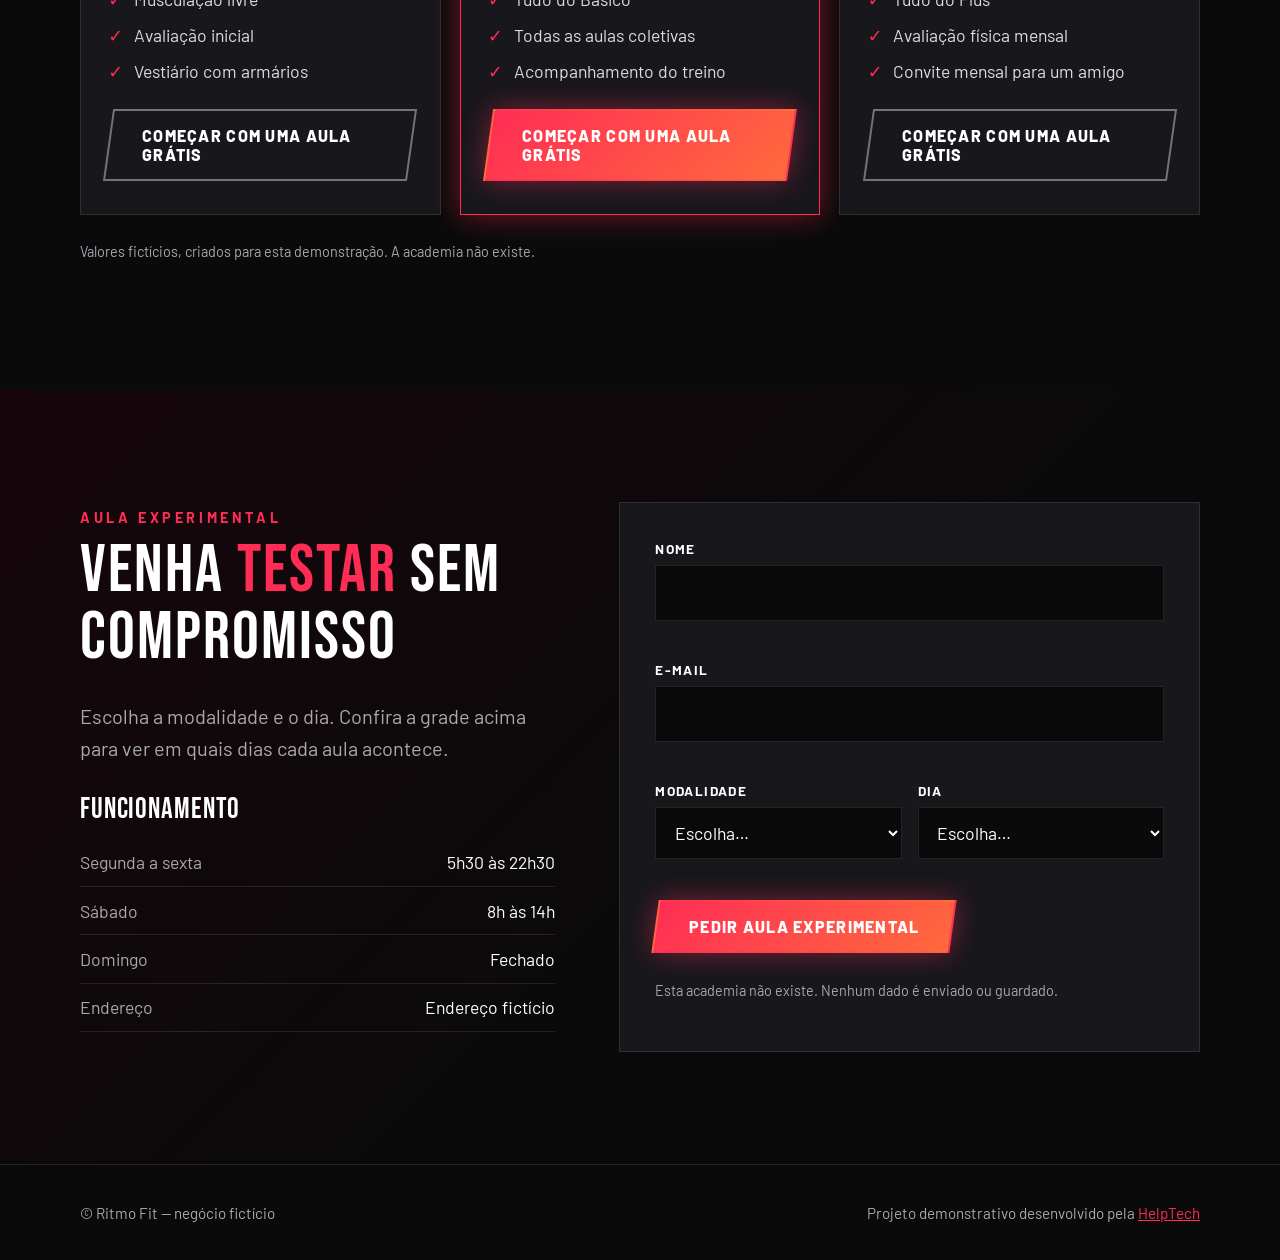
<file: demos/ritmo-fit/index.html>
<!DOCTYPE html>
<html lang="pt-BR">
<head>
  <meta charset="UTF-8">
  <meta name="viewport" content="width=device-width, initial-scale=1">
  <title>Ritmo Fit — Academia (projeto demonstrativo)</title>
  <meta name="description" content="Projeto demonstrativo da HelpTech: site de uma academia fictícia com grade de aulas, planos e pedido de aula experimental.">
  <meta name="theme-color" content="#0a0a0b">
  <!-- Impede que buscadores indexem este site fictício -->
  <meta name="robots" content="noindex">

  <link rel="preconnect" href="https://fonts.googleapis.com">
  <link rel="preconnect" href="https://fonts.gstatic.com" crossorigin>
  <link href="https://fonts.googleapis.com/css2?family=Barlow:wght@400;500;600;700;800&family=Bebas+Neue&display=swap" rel="stylesheet">

  <link rel="stylesheet" href="style.css">
  <script>document.documentElement.classList.add("js");</script>
</head>

<body>

  <!-- FAIXA DE AVISO: deixa claro que é um projeto fictício -->
  <div class="demo-bar">
    <span>Projeto demonstrativo criado pela HelpTech. A academia, as aulas e os valores são fictícios.</span>
    <a href="../../pages/projetos.html">← Voltar aos projetos</a>
  </div>

  <!-- NAVEGAÇÃO -->
  <header class="nav">
    <div class="container nav-inner">
      <a class="logo" href="#topo">RITMO<span>FIT</span></a>

      <button class="nav-toggle" type="button" aria-expanded="false" aria-controls="nav-links" aria-label="Abrir menu">☰</button>

      <ul class="nav-links" id="nav-links">
        <li><a href="#modalidades">Modalidades</a></li>
        <li><a href="#grade">Grade de aulas</a></li>
        <li><a href="#planos">Planos</a></li>
        <li><a class="btn btn-primary" href="#experimental"><span>Aula grátis</span></a></li>
      </ul>
    </div>
  </header>

  <main id="topo">

    <!-- HERO -->
    <section class="hero">
      <div class="container hero-grid">
        <div>
          <!-- preenchido pelo script.js conforme o horário -->
          <p class="open-badge" id="open-badge">Verificando horário…</p>
          <h1>Treine no <span class="accent">seu ritmo</span></h1>
          <p class="lead">Musculação, aulas coletivas e professores por perto. Escolha seu plano, monte sua rotina e comece hoje.</p>
          <div class="hero-actions">
            <a class="btn btn-primary" href="#experimental"><span>Quero uma aula experimental</span></a>
            <a class="btn btn-ghost" href="#grade"><span>Ver a grade</span></a>
          </div>
        </div>

        <!-- Ilustração: halter + linha de batimentos (SVG, sem imagens externas) -->
        <div class="hero-art" aria-hidden="true">
          <svg viewBox="0 0 400 400">
            <defs>
              <linearGradient id="rf-red" x1="0" y1="0" x2="1" y2="1">
                <stop offset="0" stop-color="#ff2d55"/><stop offset="1" stop-color="#ff6a3d"/>
              </linearGradient>
            </defs>
            <!-- losango de fundo -->
            <polygon points="200,20 380,200 200,380 20,200" fill="none" stroke="#ff2d55" stroke-opacity=".35" stroke-width="2"/>
            <polygon points="200,60 340,200 200,340 60,200" fill="#ff2d55" fill-opacity=".08" stroke="#ff2d55" stroke-opacity=".5" stroke-width="2"/>
            <!-- halter (inclinado) -->
            <g transform="rotate(-28 200 200)">
              <rect x="95" y="190" width="210" height="20" rx="4" fill="#d9d9e0"/>
              <rect x="70" y="150" width="34" height="100" rx="6" fill="url(#rf-red)"/>
              <rect x="50" y="165" width="22" height="70" rx="5" fill="#ff2d55"/>
              <rect x="296" y="150" width="34" height="100" rx="6" fill="url(#rf-red)"/>
              <rect x="328" y="165" width="22" height="70" rx="5" fill="#ff2d55"/>
            </g>
            <!-- linha de batimentos -->
            <path d="M10 330 H110 L135 285 L165 360 L195 300 L215 330 H390" fill="none" stroke="#fff" stroke-width="5" stroke-linecap="round" stroke-linejoin="round"/>
          </svg>
        </div>
      </div>
    </section>

    <!-- DIFERENCIAIS (faixa vermelha inclinada) -->
    <section class="perks" aria-label="Diferenciais da academia">
      <div class="container perks-inner">
        <div class="perk">
          <svg viewBox="0 0 24 24" aria-hidden="true"><path d="M12 21s-7-4.4-7-10a4 4 0 0 1 7-2.6A4 4 0 0 1 19 11c0 5.6-7 10-7 10z"/></svg>
          Avaliação inicial para montar seu treino
        </div>
        <div class="perk">
          <svg viewBox="0 0 24 24" aria-hidden="true"><circle cx="9" cy="8" r="3"/><circle cx="17" cy="9" r="2.4"/><path d="M3 20c0-3.5 2.7-6 6-6s6 2.5 6 6M15 14.5c3 0 6 1.7 6 5.5"/></svg>
          Professores presentes no salão
        </div>
        <div class="perk">
          <svg viewBox="0 0 24 24" aria-hidden="true"><rect x="3" y="5" width="18" height="16" rx="2"/><path d="M3 10h18M8 3v4M16 3v4"/></svg>
          Aulas coletivas de segunda a sábado
        </div>
        <div class="perk">
          <svg viewBox="0 0 24 24" aria-hidden="true"><circle cx="12" cy="12" r="9"/><path d="M12 7v5l3 2"/></svg>
          Abre cedo, fecha tarde
        </div>
      </div>
    </section>

    <!-- MODALIDADES -->
    <section class="section" id="modalidades">
      <div class="container">
        <div class="reveal">
          <span class="eyebrow">Modalidades</span>
          <h2>Um treino para cada <span class="accent">objetivo</span></h2>
          <p class="lead">Da força ao alongamento: escolha uma ou combine várias.</p>
        </div>

        <div class="mod-grid">
          <article class="mod-card reveal">
            <svg viewBox="0 0 24 24" aria-hidden="true"><path d="M3 9v6M6 7v10M18 7v10M21 9v6M6 12h12"/></svg>
            <h3>Musculação</h3>
            <p>Área ampla com equipamentos para força e hipertrofia, de acesso livre no horário de funcionamento.</p>
          </article>
          <article class="mod-card reveal">
            <svg viewBox="0 0 24 24" aria-hidden="true"><path d="M13 3L5 14h6l-1 7 8-11h-6z"/></svg>
            <h3>Funcional</h3>
            <p>Circuitos dinâmicos que trabalham o corpo todo, com intensidade ajustada ao seu nível.</p>
          </article>
          <article class="mod-card reveal">
            <svg viewBox="0 0 24 24" aria-hidden="true"><circle cx="6" cy="17" r="3.5"/><circle cx="18" cy="17" r="3.5"/><path d="M6 17l4-8h5l3 8M10 9L8.5 6H6"/></svg>
            <h3>Spinning</h3>
            <p>Aula de bike indoor com música e ritmo, para ganhar fôlego e queimar energia.</p>
          </article>
          <article class="mod-card reveal">
            <svg viewBox="0 0 24 24" aria-hidden="true"><path d="M9 18V6l10-2v12M9 18a3 3 0 1 1-3-3c1.7 0 3 1.3 3 3zM19 16a3 3 0 1 1-3-3c1.7 0 3 1.3 3 3z"/></svg>
            <h3>Dança</h3>
            <p>Aulas animadas, com coreografias simples para quem quer se mexer e se divertir.</p>
          </article>
          <article class="mod-card reveal">
            <svg viewBox="0 0 24 24" aria-hidden="true"><path d="M12 3a2.2 2.2 0 1 0 0 4.4A2.2 2.2 0 0 0 12 3zM5 21c1-5 3-8 7-8s6 3 7 8M4 12c3 0 5-1 8-1s5 1 8 1"/></svg>
            <h3>Yoga</h3>
            <p>Respiração, equilíbrio e flexibilidade, em uma sala própria e tranquila.</p>
          </article>
          <article class="mod-card reveal">
            <svg viewBox="0 0 24 24" aria-hidden="true"><path d="M7 11V6a2 2 0 0 1 4 0v3h3a4 4 0 0 1 4 4v1a6 6 0 0 1-6 6h-1a6 6 0 0 1-6-6v-3z"/></svg>
            <h3>Boxe Fit</h3>
            <p>Golpes e condicionamento em aula coletiva, sem contato e sem luta de verdade.</p>
          </article>
        </div>
      </div>
    </section>

    <!-- GRADE DE AULAS (dados e filtros em script.js) -->
    <section class="section alt" id="grade">
      <div class="container">
        <div class="reveal">
          <span class="eyebrow">Grade semanal</span>
          <h2>Escolha o <span class="accent">horário</span> que cabe na sua rotina</h2>
        </div>

        <div class="filter-block">
          <p class="filter-label" id="lbl-mod">Modalidade</p>
          <div class="chips" id="filtro-modalidade" role="group" aria-labelledby="lbl-mod"></div>
          <p class="filter-label" id="lbl-dia">Dia da semana</p>
          <div class="chips" id="filtro-dia" role="group" aria-labelledby="lbl-dia"></div>
        </div>

        <!-- Aviso lido por leitores de tela quando o filtro muda -->
        <p class="grade-status" id="grade-status" aria-live="polite"></p>
        <ul class="grade-list" id="grade-lista"></ul>

        <p class="fake-note">Grade fictícia, criada para esta demonstração. A musculação é livre durante todo o horário de funcionamento.</p>
      </div>
    </section>

    <!-- PLANOS -->
    <section class="section" id="planos">
      <div class="container">
        <div class="reveal">
          <span class="eyebrow">Planos</span>
          <h2>Pague menos <span class="accent">no anual</span></h2>
        </div>

        <!-- Alternância mensal / anual -->
        <div class="billing" role="group" aria-label="Periodicidade do plano">
          <button type="button" data-billing="mensal" aria-pressed="true">Mensal</button>
          <button type="button" data-billing="anual" aria-pressed="false">Anual<small>economize</small></button>
        </div>
        <p class="sr-only" id="plano-status" aria-live="polite"></p>

        <div class="plans">
          <article class="plan reveal" data-plan data-mensal="89" data-anual="69">
            <h3>Básico</h3>
            <p class="price"><span class="price-value">R$ 89</span> <small>/mês</small></p>
            <p class="price-note"></p>
            <ul>
              <li>Musculação livre</li>
              <li>Avaliação inicial</li>
              <li>Vestiário com armários</li>
            </ul>
            <a class="btn btn-ghost" href="#experimental"><span>Começar com uma aula grátis</span></a>
          </article>

          <article class="plan featured reveal" data-plan data-mensal="129" data-anual="99">
            <span class="tag">Mais escolhido</span>
            <h3>Plus</h3>
            <p class="price"><span class="price-value">R$ 129</span> <small>/mês</small></p>
            <p class="price-note"></p>
            <ul>
              <li>Tudo do Básico</li>
              <li>Todas as aulas coletivas</li>
              <li>Acompanhamento do treino</li>
            </ul>
            <a class="btn btn-primary" href="#experimental"><span>Começar com uma aula grátis</span></a>
          </article>

          <article class="plan reveal" data-plan data-mensal="179" data-anual="139">
            <h3>Premium</h3>
            <p class="price"><span class="price-value">R$ 179</span> <small>/mês</small></p>
            <p class="price-note"></p>
            <ul>
              <li>Tudo do Plus</li>
              <li>Avaliação física mensal</li>
              <li>Convite mensal para um amigo</li>
            </ul>
            <a class="btn btn-ghost" href="#experimental"><span>Começar com uma aula grátis</span></a>
          </article>
        </div>

        <p class="fake-note">Valores fictícios, criados para esta demonstração. A academia não existe.</p>
      </div>
    </section>

    <!-- AULA EXPERIMENTAL + HORÁRIOS -->
    <section class="section trial" id="experimental">
      <div class="container trial-grid">
        <div class="reveal">
          <span class="eyebrow">Aula experimental</span>
          <h2>Venha <span class="accent">testar</span> sem compromisso</h2>
          <p class="lead">Escolha a modalidade e o dia. Confira a grade acima para ver em quais dias cada aula acontece.</p>

          <h3 style="margin-top:2rem;">Funcionamento</h3>
          <ul class="hours">
            <li><span>Segunda a sexta</span><span>5h30 às 22h30</span></li>
            <li><span>Sábado</span><span>8h às 14h</span></li>
            <li><span>Domingo</span><span>Fechado</span></li>
            <li><span>Endereço</span><span>Endereço fictício</span></li>
          </ul>
        </div>

        <!-- Formulário (validação em script.js; nada é enviado) -->
        <div class="panel reveal">
          <form id="trial-form" novalidate>
            <div class="form-grid">
              <div class="field full">
                <label for="nome">Nome</label>
                <input id="nome" name="nome" type="text" autocomplete="off" aria-describedby="erro-nome">
                <p class="error" id="erro-nome"></p>
              </div>
              <div class="field full">
                <label for="email">E-mail</label>
                <input id="email" name="email" type="email" autocomplete="off" aria-describedby="erro-email">
                <p class="error" id="erro-email"></p>
              </div>
              <div class="field">
                <label for="modalidade">Modalidade</label>
                <select id="modalidade" name="modalidade" aria-describedby="erro-modalidade">
                  <option value="">Escolha…</option>
                </select>
                <p class="error" id="erro-modalidade"></p>
              </div>
              <div class="field">
                <label for="dia">Dia</label>
                <select id="dia" name="dia" aria-describedby="erro-dia">
                  <option value="">Escolha…</option>
                </select>
                <p class="error" id="erro-dia"></p>
              </div>
            </div>
            <button class="btn btn-primary" type="submit" style="margin-top:1.2rem;"><span>Pedir aula experimental</span></button>
            <p class="form-status" id="trial-status" role="status" hidden></p>
            <p class="fake-note">Esta academia não existe. Nenhum dado é enviado ou guardado.</p>
          </form>
        </div>
      </div>
    </section>

  </main>

  <footer class="footer">
    <div class="container footer-inner">
      <span>© Ritmo Fit — negócio fictício</span>
      <span>Projeto demonstrativo desenvolvido pela <a href="../../index.html">HelpTech</a></span>
    </div>
  </footer>

  <script src="script.js" defer></script>
</body>
</html>
</file>
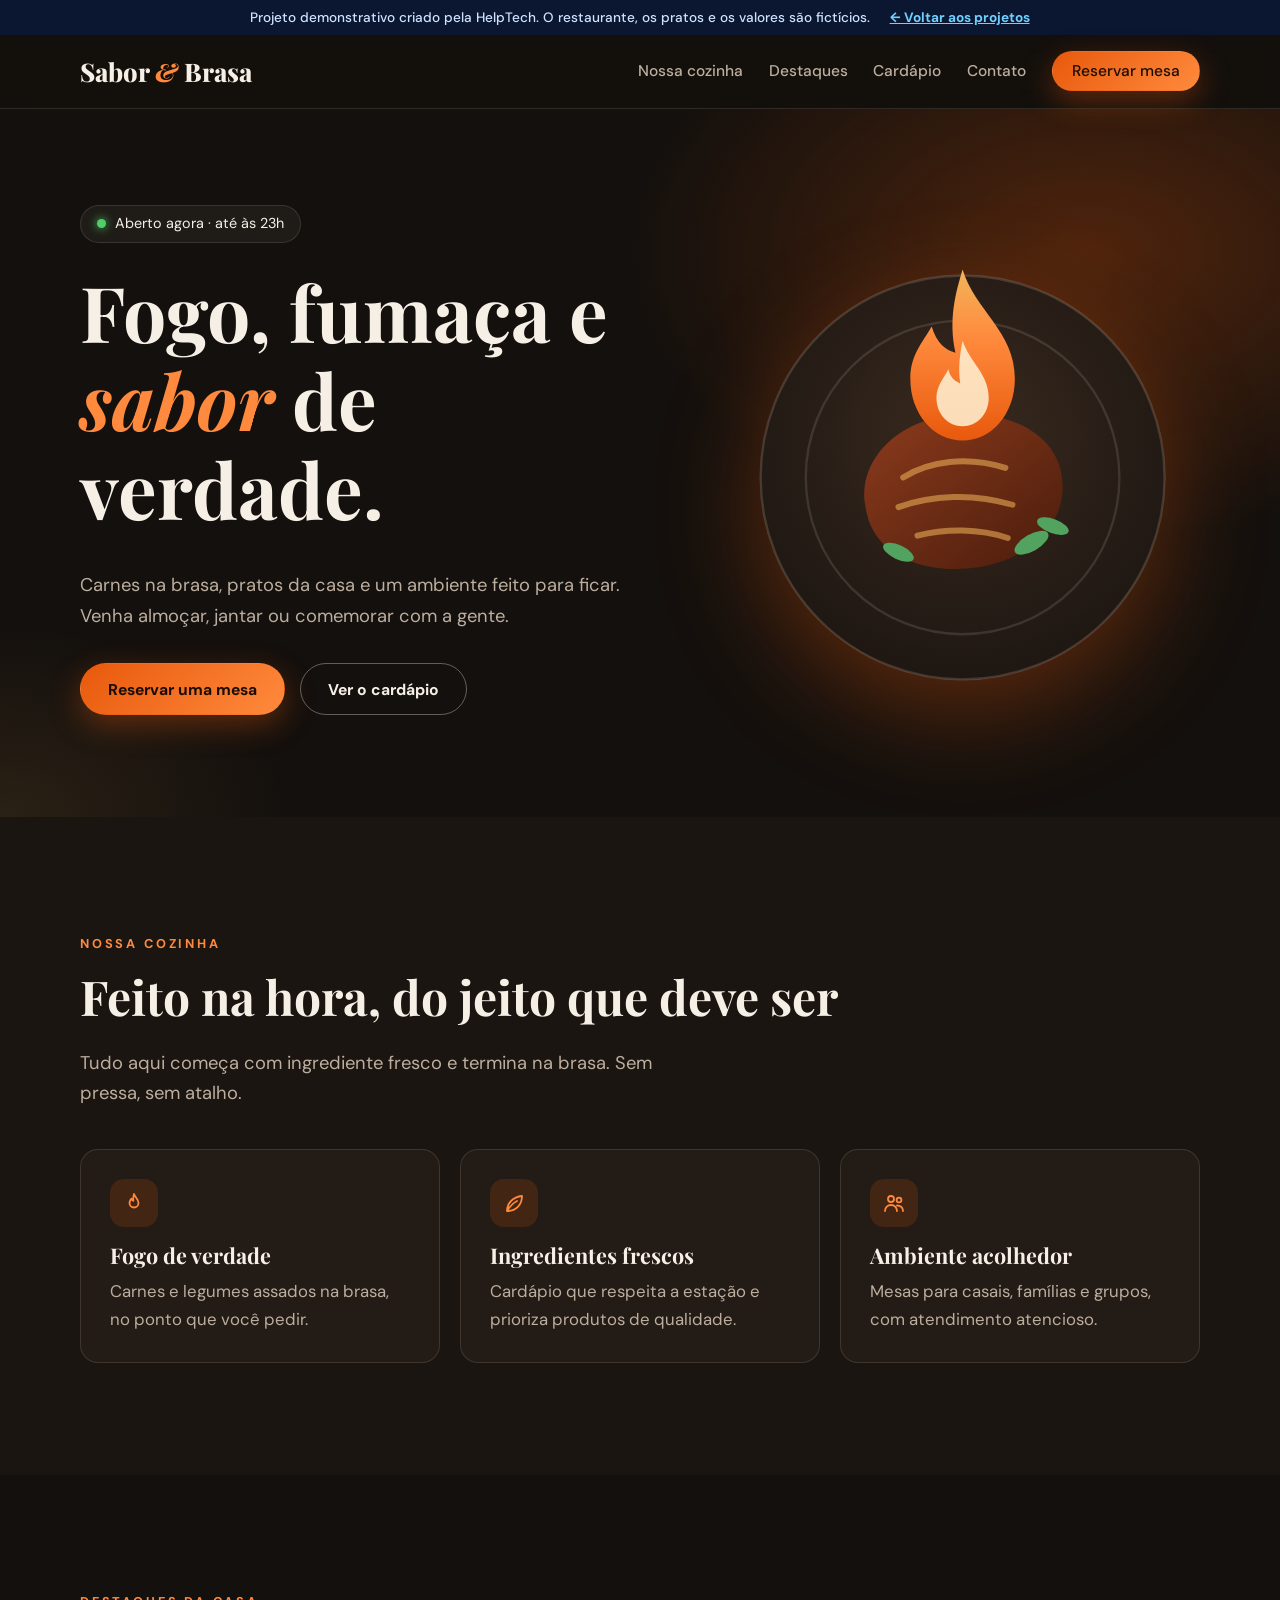
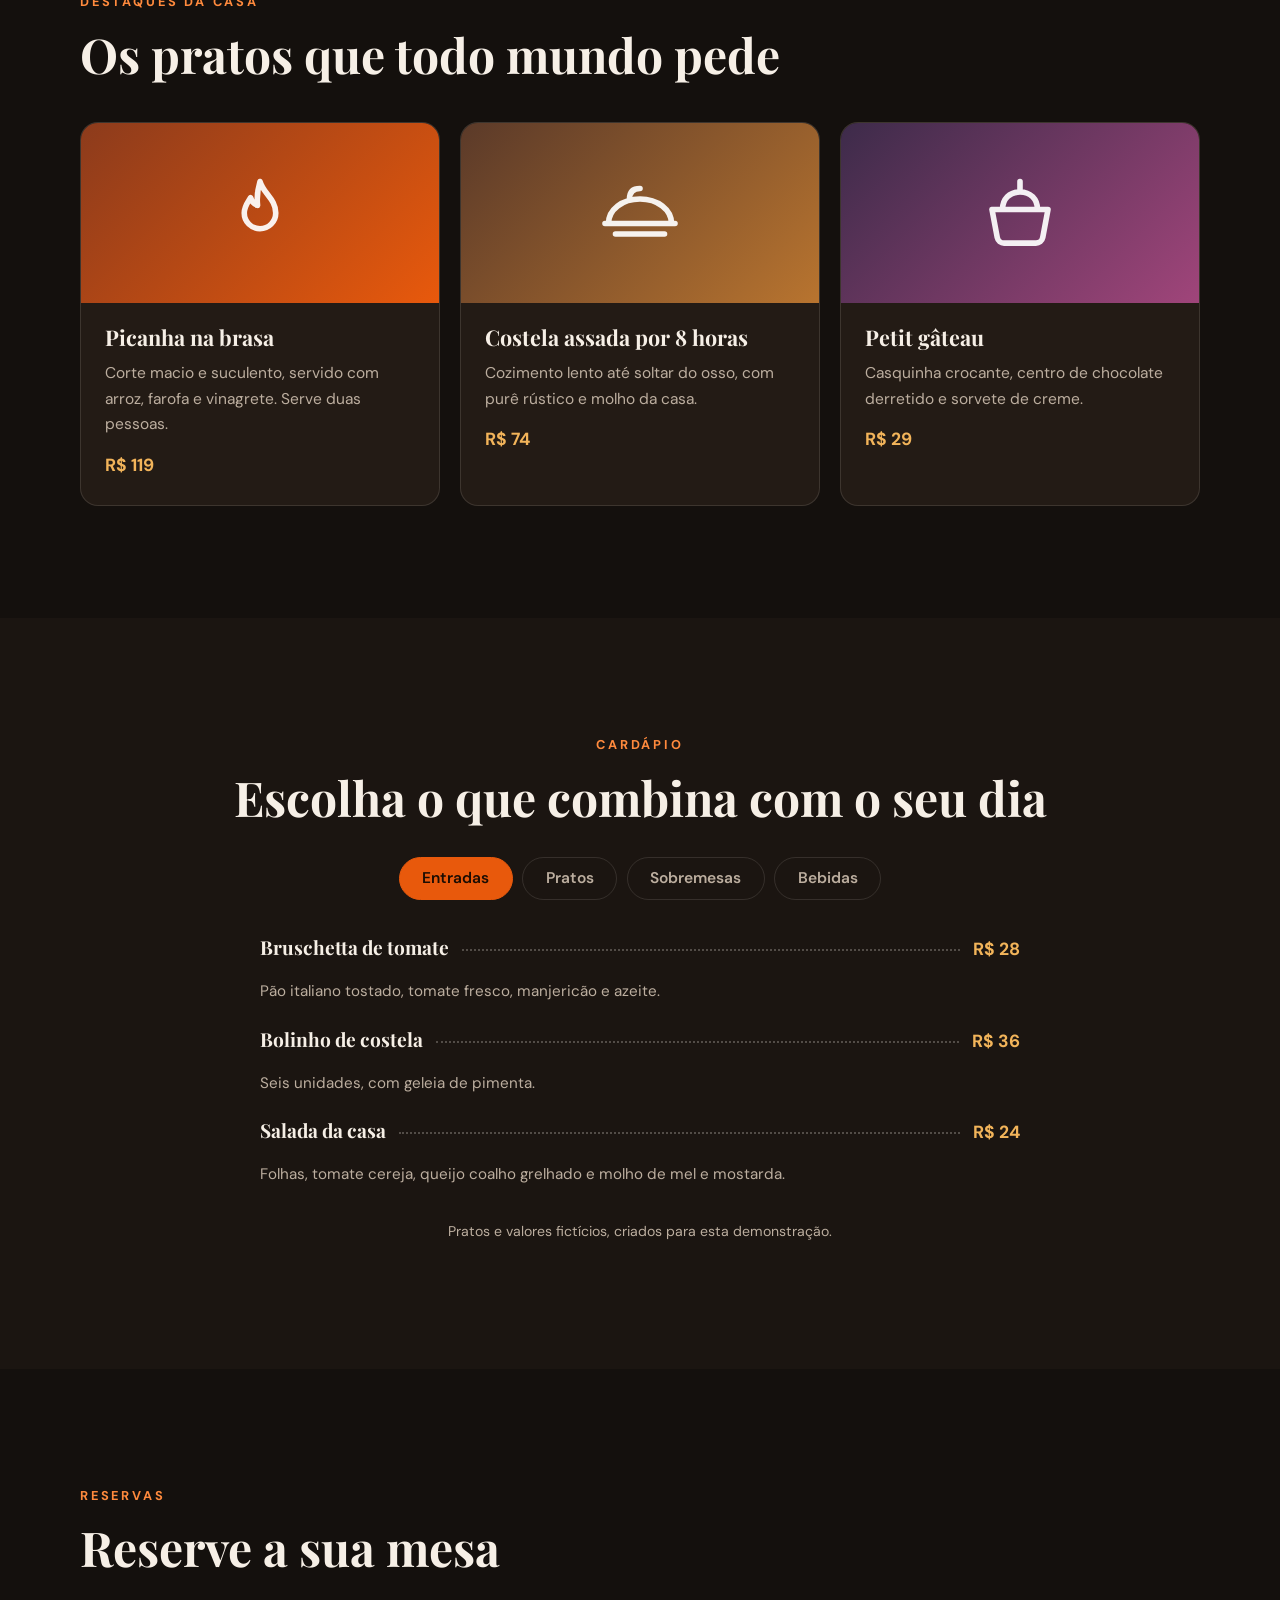
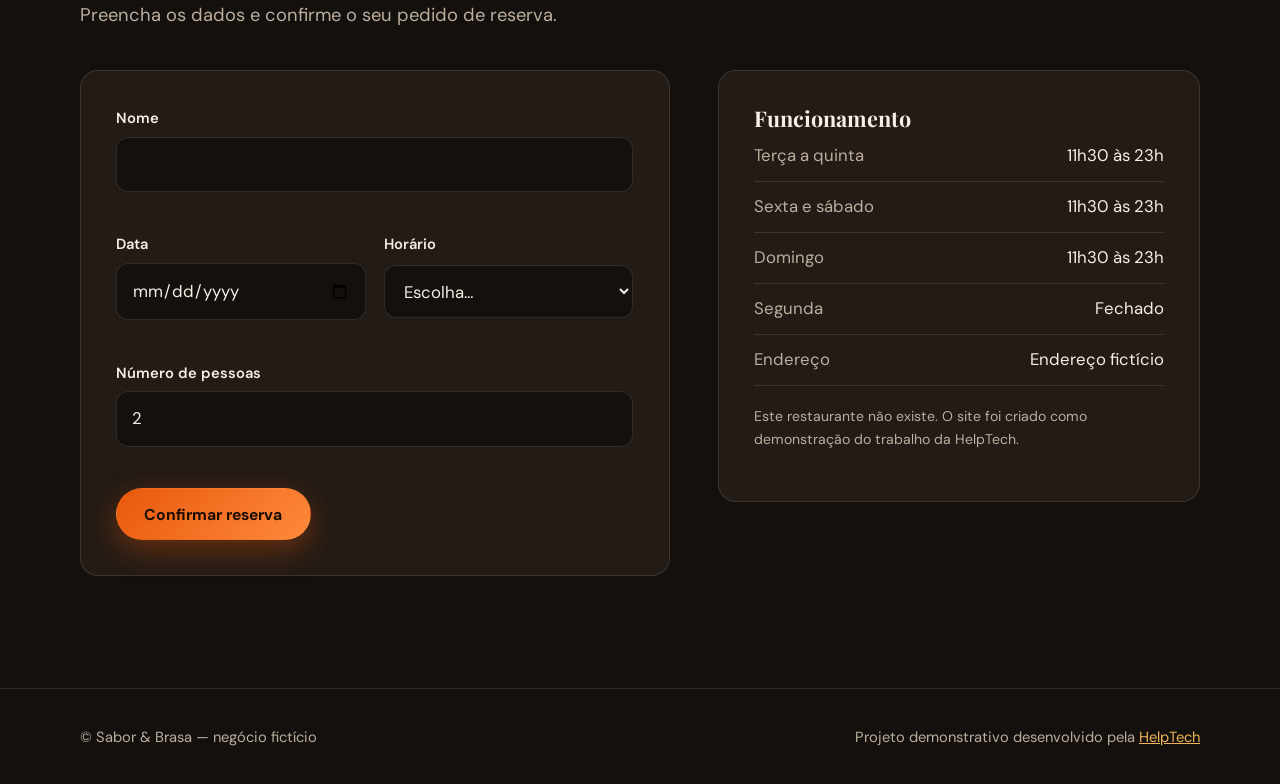
<file: demos/sabor-e-brasa/index.html>
<!DOCTYPE html>
<html lang="pt-BR">
<head>
  <meta charset="UTF-8">
  <meta name="viewport" content="width=device-width, initial-scale=1">
  <title>Sabor &amp; Brasa — Restaurante (projeto demonstrativo)</title>
  <meta name="description" content="Projeto demonstrativo da HelpTech: site de um restaurante fictício com cardápio, reservas e informações de funcionamento.">
  <meta name="theme-color" content="#14100d">
  <!-- Impede que buscadores indexem este site fictício -->
  <meta name="robots" content="noindex">

  <link rel="preconnect" href="https://fonts.googleapis.com">
  <link rel="preconnect" href="https://fonts.gstatic.com" crossorigin>
  <link href="https://fonts.googleapis.com/css2?family=DM+Sans:wght@400;500;700&family=Playfair+Display:ital,wght@0,700;0,800;1,700&display=swap" rel="stylesheet">

  <link rel="stylesheet" href="style.css">
  <script>document.documentElement.classList.add("js");</script>
</head>

<body>

  <!-- FAIXA DE AVISO: deixa claro que é um projeto fictício -->
  <div class="demo-bar">
    <span>Projeto demonstrativo criado pela HelpTech. O restaurante, os pratos e os valores são fictícios.</span>
    <a href="../../pages/projetos.html">← Voltar aos projetos</a>
  </div>

  <!-- NAVEGAÇÃO -->
  <header class="nav">
    <div class="container nav-inner">
      <a class="logo" href="#topo">Sabor <span>&amp;</span> Brasa</a>

      <button class="nav-toggle" type="button" aria-expanded="false" aria-controls="nav-links" aria-label="Abrir menu">☰</button>

      <ul class="nav-links" id="nav-links">
        <li><a href="#sobre">Nossa cozinha</a></li>
        <li><a href="#destaques">Destaques</a></li>
        <li><a href="#cardapio">Cardápio</a></li>
        <li><a href="#reservas">Contato</a></li>
        <li><a class="btn btn-primary" href="#reservas">Reservar mesa</a></li>
      </ul>
    </div>
  </header>

  <main id="topo">

    <!-- HERO -->
    <section class="hero">
      <div class="container hero-grid">
        <div>
          <!-- preenchido pelo script.js conforme o horário -->
          <p class="open-badge" id="open-badge">Verificando horário…</p>
          <h1>Fogo, fumaça e <em>sabor</em> de verdade.</h1>
          <p class="lead">Carnes na brasa, pratos da casa e um ambiente feito para ficar. Venha almoçar, jantar ou comemorar com a gente.</p>
          <div class="hero-actions">
            <a class="btn btn-primary" href="#reservas">Reservar uma mesa</a>
            <a class="btn btn-ghost" href="#cardapio">Ver o cardápio</a>
          </div>
        </div>

        <!-- Ilustração: prato com chama (desenhada em SVG, sem imagens externas) -->
        <div class="hero-art" aria-hidden="true">
          <svg viewBox="0 0 400 400">
            <defs>
              <radialGradient id="plate" cx="50%" cy="40%" r="65%">
                <stop offset="0" stop-color="#3a2a1f"/><stop offset="1" stop-color="#1b1511"/>
              </radialGradient>
              <linearGradient id="flame" x1="0" y1="1" x2="0" y2="0">
                <stop offset="0" stop-color="#e8590c"/><stop offset="0.6" stop-color="#ff8a3d"/><stop offset="1" stop-color="#f2b45a"/>
              </linearGradient>
              <linearGradient id="steak" x1="0" y1="0" x2="1" y2="1">
                <stop offset="0" stop-color="#8c3b1c"/><stop offset="1" stop-color="#4a1c0c"/>
              </linearGradient>
            </defs>
            <circle cx="200" cy="215" r="170" fill="url(#plate)" stroke="#f6efe6" stroke-opacity=".15" stroke-width="2"/>
            <circle cx="200" cy="215" r="132" fill="none" stroke="#f6efe6" stroke-opacity=".12" stroke-width="2"/>
            <!-- carne -->
            <path d="M118 238c-6-38 28-72 76-76 52-4 94 22 90 66-4 42-48 66-96 64-38-2-66-20-70-54z" fill="url(#steak)"/>
            <path d="M150 215c22-14 54-18 86-8M146 240c28-10 62-12 96-2M162 264c24-6 52-6 76 2" fill="none" stroke="#f2b45a" stroke-opacity=".55" stroke-width="5" stroke-linecap="round"/>
            <!-- chama -->
            <path d="M200 40c10 34 44 52 44 92 0 30-20 52-44 52s-44-22-44-52c0-20 10-30 18-44 4 14 12 20 20 22-6-28 0-50 6-70z" fill="url(#flame)"/>
            <path d="M200 100c6 18 22 28 22 48 0 14-10 24-22 24s-22-10-22-24c0-10 6-16 10-24 2 8 6 10 10 12-2-14 0-26 2-36z" fill="#fff3d6" fill-opacity=".85"/>
            <!-- ervas -->
            <g fill="#51a35f"><ellipse cx="258" cy="270" rx="16" ry="7" transform="rotate(-30 258 270)"/><ellipse cx="276" cy="256" rx="14" ry="6" transform="rotate(20 276 256)"/><ellipse cx="146" cy="278" rx="14" ry="6" transform="rotate(25 146 278)"/></g>
          </svg>
        </div>
      </div>
    </section>

    <!-- NOSSA COZINHA -->
    <section class="section alt" id="sobre">
      <div class="container">
        <div class="reveal">
          <span class="eyebrow">Nossa cozinha</span>
          <h2>Feito na hora, do jeito que deve ser</h2>
          <p class="lead">Tudo aqui começa com ingrediente fresco e termina na brasa. Sem pressa, sem atalho.</p>
        </div>

        <div class="about-grid">
          <article class="about-card reveal">
            <div class="icon" aria-hidden="true"><svg viewBox="0 0 24 24"><path d="M12 3c1 3.5 4.5 5 4.5 9a4.5 4.5 0 0 1-9 0c0-2 1-3 1.8-4.4.4 1.4 1.2 2 2 2.2C11 7 11.4 5 12 3z"/></svg></div>
            <h3>Fogo de verdade</h3>
            <p>Carnes e legumes assados na brasa, no ponto que você pedir.</p>
          </article>
          <article class="about-card reveal">
            <div class="icon" aria-hidden="true"><svg viewBox="0 0 24 24"><path d="M5 20c0-8 6-14 15-15 0 9-6 15-15 15zM5 20c3-5 6-8 10-10"/></svg></div>
            <h3>Ingredientes frescos</h3>
            <p>Cardápio que respeita a estação e prioriza produtos de qualidade.</p>
          </article>
          <article class="about-card reveal">
            <div class="icon" aria-hidden="true"><svg viewBox="0 0 24 24"><circle cx="9" cy="8" r="3"/><circle cx="17" cy="9" r="2.4"/><path d="M3 20c0-3.5 2.7-6 6-6s6 2.5 6 6M15 14.5c3 0 6 1.7 6 5.5"/></svg></div>
            <h3>Ambiente acolhedor</h3>
            <p>Mesas para casais, famílias e grupos, com atendimento atencioso.</p>
          </article>
        </div>
      </div>
    </section>

    <!-- DESTAQUES -->
    <section class="section" id="destaques">
      <div class="container">
        <div class="reveal">
          <span class="eyebrow">Destaques da casa</span>
          <h2>Os pratos que todo mundo pede</h2>
        </div>

        <div class="highlights">
          <!-- Cada destaque define suas cores em --c1 e --c2 -->
          <article class="highlight reveal" style="--c1:#8c3b1c; --c2:#e8590c;">
            <div class="highlight-art" aria-hidden="true">
              <svg viewBox="0 0 24 24"><path d="M12 3c1 3.5 4.5 5 4.5 9a4.5 4.5 0 0 1-9 0c0-2 1-3 1.8-4.4.4 1.4 1.2 2 2 2.2C11 7 11.4 5 12 3z"/></svg>
            </div>
            <div class="highlight-body">
              <h3>Picanha na brasa</h3>
              <p>Corte macio e suculento, servido com arroz, farofa e vinagrete. Serve duas pessoas.</p>
              <span class="price">R$ 119</span>
            </div>
          </article>

          <article class="highlight reveal" style="--c1:#5b3a29; --c2:#b8742f;">
            <div class="highlight-art" aria-hidden="true">
              <svg viewBox="0 0 24 24"><path d="M3 15c0-4 4-7 9-7s9 3 9 7zM2 15h20M5 18h14M9 8c0-2 1-3 3-3"/></svg>
            </div>
            <div class="highlight-body">
              <h3>Costela assada por 8 horas</h3>
              <p>Cozimento lento até soltar do osso, com purê rústico e molho da casa.</p>
              <span class="price">R$ 74</span>
            </div>
          </article>

          <article class="highlight reveal" style="--c1:#3d2b4a; --c2:#a0457a;">
            <div class="highlight-art" aria-hidden="true">
              <svg viewBox="0 0 24 24"><path d="M4 11h16l-1.5 8a2 2 0 0 1-2 1.6h-9a2 2 0 0 1-2-1.6zM7 11c0-3 2-5 5-5s5 2 5 5M12 6V3"/></svg>
            </div>
            <div class="highlight-body">
              <h3>Petit gâteau</h3>
              <p>Casquinha crocante, centro de chocolate derretido e sorvete de creme.</p>
              <span class="price">R$ 29</span>
            </div>
          </article>
        </div>
      </div>
    </section>

    <!-- CARDÁPIO (abas — lógica em script.js) -->
    <section class="section alt" id="cardapio">
      <div class="container">
        <div class="center reveal" style="text-align:center;">
          <span class="eyebrow">Cardápio</span>
          <h2>Escolha o que combina com o seu dia</h2>
        </div>

        <div class="tabs" role="tablist" aria-label="Categorias do cardápio">
          <button class="tab" role="tab" id="tab-entradas" aria-selected="true" aria-controls="painel-entradas" tabindex="0">Entradas</button>
          <button class="tab" role="tab" id="tab-pratos" aria-selected="false" aria-controls="painel-pratos" tabindex="-1">Pratos</button>
          <button class="tab" role="tab" id="tab-sobremesas" aria-selected="false" aria-controls="painel-sobremesas" tabindex="-1">Sobremesas</button>
          <button class="tab" role="tab" id="tab-bebidas" aria-selected="false" aria-controls="painel-bebidas" tabindex="-1">Bebidas</button>
        </div>

        <div class="menu-panel" role="tabpanel" id="painel-entradas" aria-labelledby="tab-entradas">
          <ul class="menu-list">
            <li class="dish"><h3>Bruschetta de tomate</h3><span class="leader"></span><span class="price">R$ 28</span><p>Pão italiano tostado, tomate fresco, manjericão e azeite.</p></li>
            <li class="dish"><h3>Bolinho de costela</h3><span class="leader"></span><span class="price">R$ 36</span><p>Seis unidades, com geleia de pimenta.</p></li>
            <li class="dish"><h3>Salada da casa</h3><span class="leader"></span><span class="price">R$ 24</span><p>Folhas, tomate cereja, queijo coalho grelhado e molho de mel e mostarda.</p></li>
          </ul>
        </div>

        <div class="menu-panel" role="tabpanel" id="painel-pratos" aria-labelledby="tab-pratos" hidden>
          <ul class="menu-list">
            <li class="dish"><h3>Picanha na brasa (para 2)</h3><span class="leader"></span><span class="price">R$ 119</span><p>Arroz, farofa, vinagrete e batata rústica.</p></li>
            <li class="dish"><h3>Costela assada 8h</h3><span class="leader"></span><span class="price">R$ 74</span><p>Purê rústico e molho da casa.</p></li>
            <li class="dish"><h3>Risoto de cogumelos</h3><span class="leader"></span><span class="price">R$ 62</span><p>Arroz arbóreo, mix de cogumelos e parmesão.</p></li>
            <li class="dish"><h3>Peixe grelhado</h3><span class="leader"></span><span class="price">R$ 68</span><p>Acompanha legumes salteados e arroz de ervas.</p></li>
          </ul>
        </div>

        <div class="menu-panel" role="tabpanel" id="painel-sobremesas" aria-labelledby="tab-sobremesas" hidden>
          <ul class="menu-list">
            <li class="dish"><h3>Petit gâteau</h3><span class="leader"></span><span class="price">R$ 29</span><p>Com sorvete de creme.</p></li>
            <li class="dish"><h3>Pudim da casa</h3><span class="leader"></span><span class="price">R$ 18</span><p>Receita de família, com calda de caramelo.</p></li>
            <li class="dish"><h3>Sorvete artesanal</h3><span class="leader"></span><span class="price">R$ 20</span><p>Três bolas, sabores do dia.</p></li>
          </ul>
        </div>

        <div class="menu-panel" role="tabpanel" id="painel-bebidas" aria-labelledby="tab-bebidas" hidden>
          <ul class="menu-list">
            <li class="dish"><h3>Suco natural</h3><span class="leader"></span><span class="price">R$ 14</span><p>Laranja, abacaxi com hortelã ou maracujá.</p></li>
            <li class="dish"><h3>Limonada com hortelã</h3><span class="leader"></span><span class="price">R$ 12</span><p>Feita na hora.</p></li>
            <li class="dish"><h3>Refrigerante</h3><span class="leader"></span><span class="price">R$ 9</span><p>Lata 350 ml.</p></li>
            <li class="dish"><h3>Cerveja artesanal</h3><span class="leader"></span><span class="price">R$ 22</span><p>Consulte os rótulos do dia.</p></li>
          </ul>
        </div>

        <p class="menu-note">Pratos e valores fictícios, criados para esta demonstração.</p>
      </div>
    </section>

    <!-- RESERVAS E CONTATO -->
    <section class="section" id="reservas">
      <div class="container">
        <div class="reveal">
          <span class="eyebrow">Reservas</span>
          <h2>Reserve a sua mesa</h2>
          <p class="lead">Preencha os dados e confirme o seu pedido de reserva.</p>
        </div>

        <div class="booking-grid">
          <!-- Formulário (validação em script.js; nada é enviado) -->
          <div class="panel reveal">
            <form id="reserva-form" novalidate>
              <div class="form-grid">
                <div class="field full">
                  <label for="nome">Nome</label>
                  <input id="nome" name="nome" type="text" autocomplete="off" aria-describedby="erro-nome">
                  <p class="error" id="erro-nome"></p>
                </div>
                <div class="field">
                  <label for="data">Data</label>
                  <input id="data" name="data" type="date" aria-describedby="erro-data">
                  <p class="error" id="erro-data"></p>
                </div>
                <div class="field">
                  <label for="horario">Horário</label>
                  <select id="horario" name="horario" aria-describedby="erro-horario">
                    <option value="">Escolha…</option>
                    <option>12:00</option><option>13:00</option><option>14:00</option>
                    <option>19:00</option><option>20:00</option><option>21:00</option>
                  </select>
                  <p class="error" id="erro-horario"></p>
                </div>
                <div class="field full">
                  <label for="pessoas">Número de pessoas</label>
                  <input id="pessoas" name="pessoas" type="number" min="1" max="12" value="2" aria-describedby="erro-pessoas">
                  <p class="error" id="erro-pessoas"></p>
                </div>
              </div>
              <button class="btn btn-primary" type="submit" style="margin-top:1.2rem;">Confirmar reserva</button>
              <p class="form-status" id="reserva-status" role="status" hidden></p>
            </form>
          </div>

          <!-- Informações -->
          <aside class="panel reveal">
            <h3>Funcionamento</h3>
            <ul class="info-list">
              <li><span>Terça a quinta</span><span>11h30 às 23h</span></li>
              <li><span>Sexta e sábado</span><span>11h30 às 23h</span></li>
              <li><span>Domingo</span><span>11h30 às 23h</span></li>
              <li><span>Segunda</span><span>Fechado</span></li>
              <li><span>Endereço</span><span>Endereço fictício</span></li>
            </ul>
            <p class="fake-note">Este restaurante não existe. O site foi criado como demonstração do trabalho da HelpTech.</p>
          </aside>
        </div>
      </div>
    </section>

  </main>

  <footer class="footer">
    <div class="container footer-inner">
      <span>© Sabor &amp; Brasa — negócio fictício</span>
      <span>Projeto demonstrativo desenvolvido pela <a href="../../index.html">HelpTech</a></span>
    </div>
  </footer>

  <script src="script.js" defer></script>
</body>
</html>
</file>
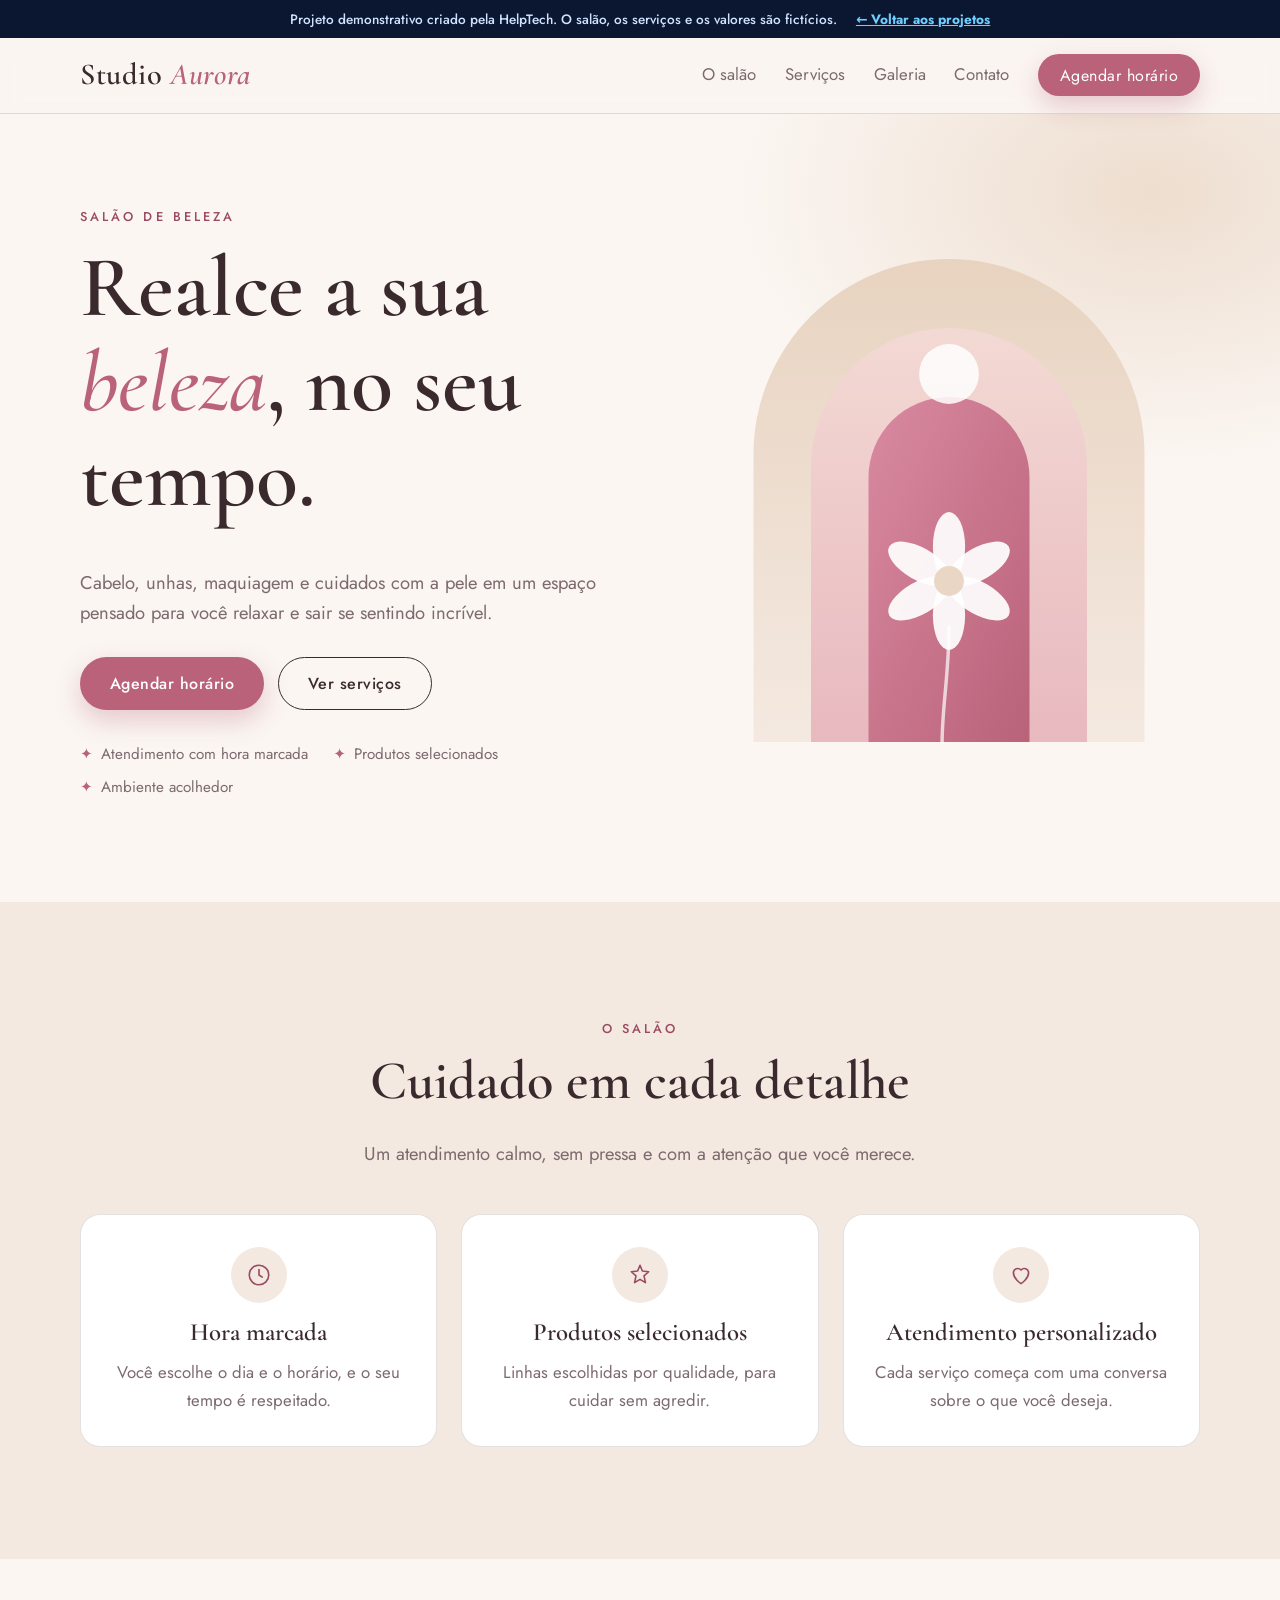
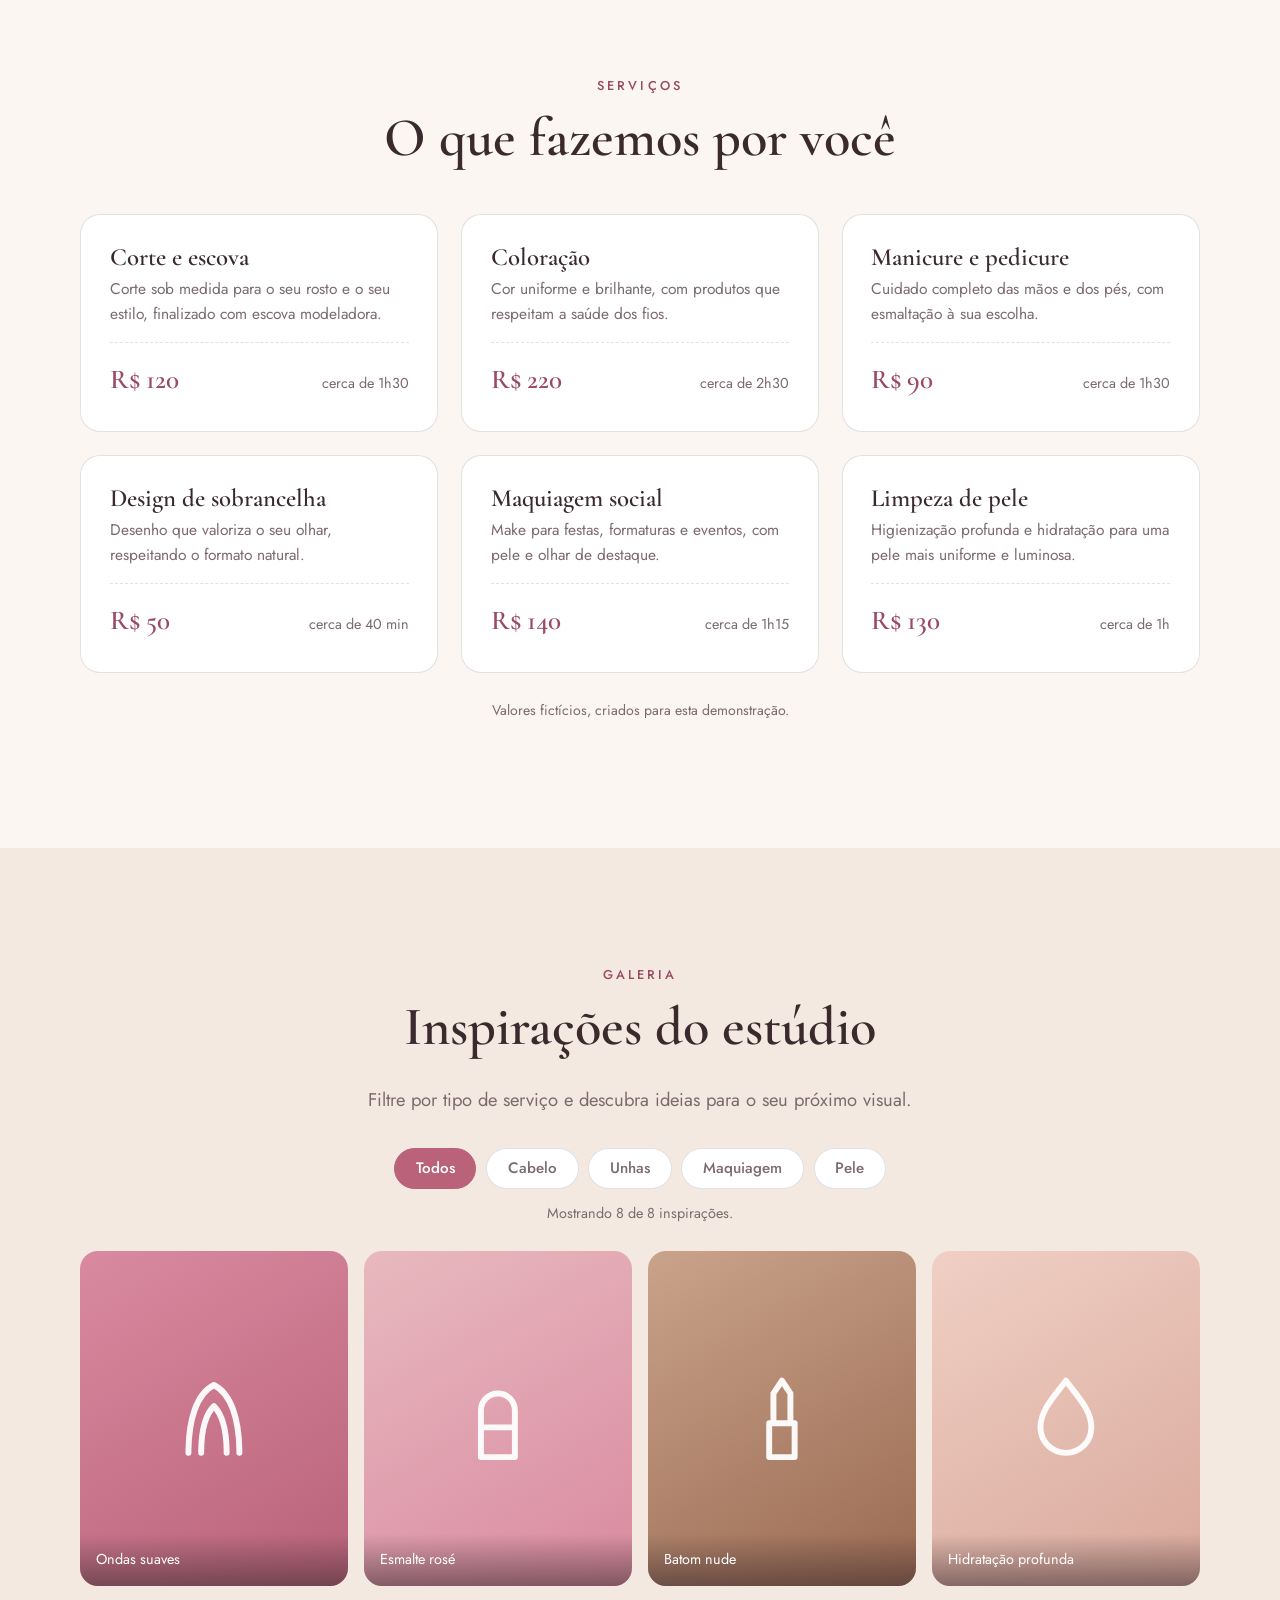
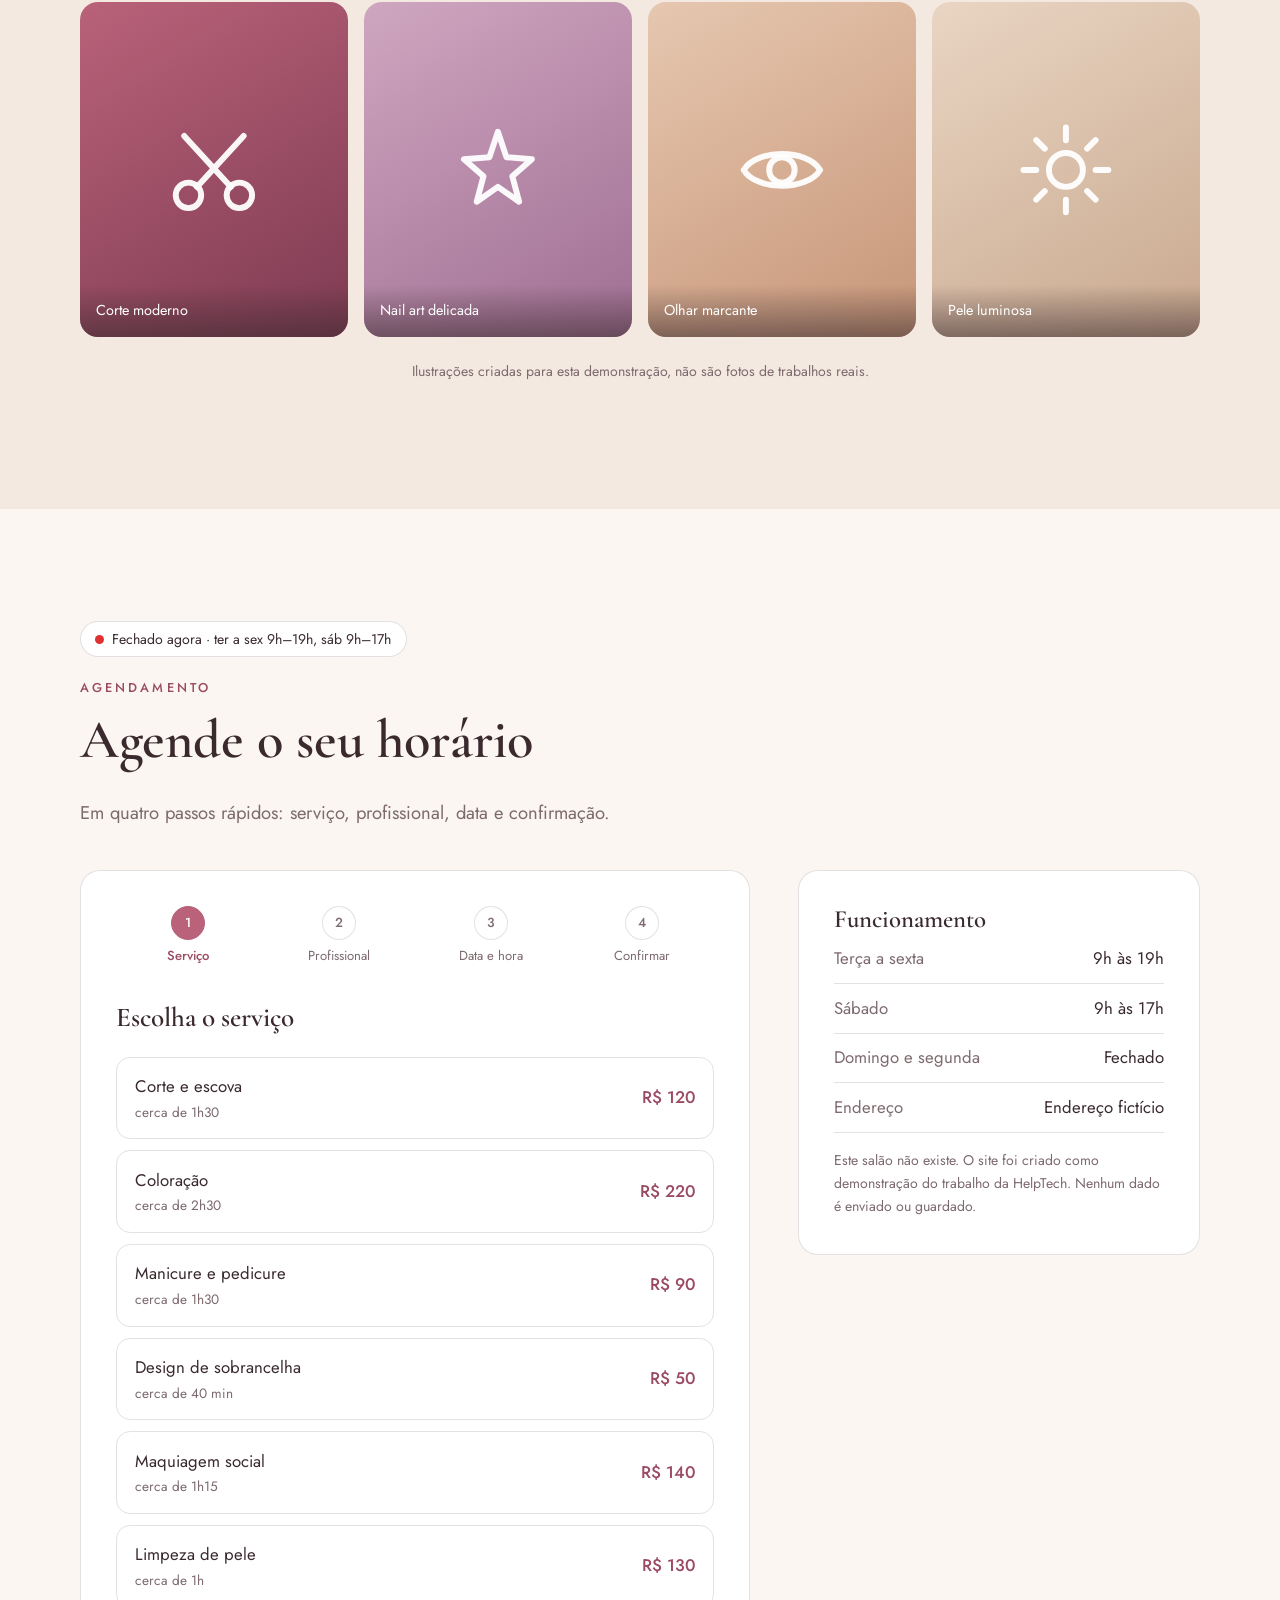
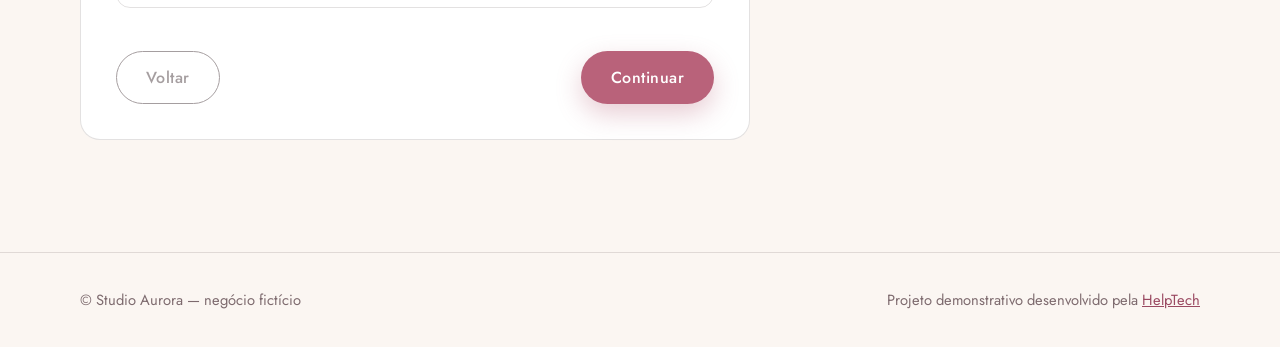
<file: demos/studio-aurora/index.html>
<!DOCTYPE html>
<html lang="pt-BR">
<head>
  <meta charset="UTF-8">
  <meta name="viewport" content="width=device-width, initial-scale=1">
  <title>Studio Aurora — Salão de beleza (projeto demonstrativo)</title>
  <meta name="description" content="Projeto demonstrativo da HelpTech: site de um salão de beleza fictício com serviços, galeria e agendamento passo a passo.">
  <meta name="theme-color" content="#fbf6f2">
  <!-- Impede que buscadores indexem este site fictício -->
  <meta name="robots" content="noindex">

  <link rel="preconnect" href="https://fonts.googleapis.com">
  <link rel="preconnect" href="https://fonts.gstatic.com" crossorigin>
  <link href="https://fonts.googleapis.com/css2?family=Cormorant+Garamond:ital,wght@0,500;0,600;0,700;1,500&family=Jost:wght@400;500&display=swap" rel="stylesheet">

  <link rel="stylesheet" href="style.css">
  <script>document.documentElement.classList.add("js");</script>
</head>

<body>

  <!-- FAIXA DE AVISO: deixa claro que é um projeto fictício -->
  <div class="demo-bar">
    <span>Projeto demonstrativo criado pela HelpTech. O salão, os serviços e os valores são fictícios.</span>
    <a href="../../pages/projetos.html">← Voltar aos projetos</a>
  </div>

  <!-- NAVEGAÇÃO -->
  <header class="nav">
    <div class="container nav-inner">
      <a class="logo" href="#topo">Studio <span>Aurora</span></a>

      <button class="nav-toggle" type="button" aria-expanded="false" aria-controls="nav-links" aria-label="Abrir menu">☰</button>

      <ul class="nav-links" id="nav-links">
        <li><a href="#diferenciais">O salão</a></li>
        <li><a href="#servicos">Serviços</a></li>
        <li><a href="#galeria">Galeria</a></li>
        <li><a href="#agendar">Contato</a></li>
        <li><a class="btn btn-primary" href="#agendar">Agendar horário</a></li>
      </ul>
    </div>
  </header>

  <main id="topo">

    <!-- HERO -->
    <section class="hero">
      <div class="container hero-grid">
        <div>
          <span class="eyebrow">Salão de beleza</span>
          <h1>Realce a sua <em>beleza</em>, no seu tempo.</h1>
          <p class="lead">Cabelo, unhas, maquiagem e cuidados com a pele em um espaço pensado para você relaxar e sair se sentindo incrível.</p>
          <div class="hero-actions">
            <a class="btn btn-primary" href="#agendar">Agendar horário</a>
            <a class="btn btn-ghost" href="#servicos">Ver serviços</a>
          </div>
          <ul class="hero-facts">
            <li>Atendimento com hora marcada</li>
            <li>Produtos selecionados</li>
            <li>Ambiente acolhedor</li>
          </ul>
        </div>

        <!-- Ilustração: arcos e flor, desenhados em SVG (sem imagens externas) -->
        <div class="hero-art" aria-hidden="true">
          <svg viewBox="0 0 400 460">
            <defs>
              <linearGradient id="a1" x1="0" y1="0" x2="0" y2="1"><stop offset="0" stop-color="#e8d3c0"/><stop offset="1" stop-color="#f4e9e1"/></linearGradient>
              <linearGradient id="a2" x1="0" y1="0" x2="1" y2="1"><stop offset="0" stop-color="#d98aa0"/><stop offset="1" stop-color="#b9627a"/></linearGradient>
              <linearGradient id="a3" x1="0" y1="0" x2="0" y2="1"><stop offset="0" stop-color="#f3d9d4"/><stop offset="1" stop-color="#e8b9bf"/></linearGradient>
            </defs>
            <!-- arcos -->
            <path d="M30 440V190a170 170 0 0 1 340 0v250z" fill="url(#a1)"/>
            <path d="M80 440V200a120 120 0 0 1 240 0v240z" fill="url(#a3)"/>
            <path d="M130 440V210a70 70 0 0 1 140 0v230z" fill="url(#a2)"/>
            <!-- sol -->
            <circle cx="200" cy="120" r="26" fill="#fff" fill-opacity=".85"/>
            <!-- flor -->
            <g transform="translate(200 300)" fill="#fff" fill-opacity=".92">
              <ellipse rx="14" ry="30" cy="-30"/><ellipse rx="14" ry="30" cy="-30" transform="rotate(60)"/><ellipse rx="14" ry="30" cy="-30" transform="rotate(120)"/>
              <ellipse rx="14" ry="30" cy="-30" transform="rotate(180)"/><ellipse rx="14" ry="30" cy="-30" transform="rotate(240)"/><ellipse rx="14" ry="30" cy="-30" transform="rotate(300)"/>
              <circle r="13" fill="#e8d3c0"/>
            </g>
            <path d="M200 340c0 40-6 70-6 100" stroke="#fff" stroke-opacity=".7" stroke-width="3" fill="none" stroke-linecap="round"/>
          </svg>
        </div>
      </div>
    </section>

    <!-- DIFERENCIAIS -->
    <section class="section alt" id="diferenciais">
      <div class="container">
        <div class="head-center reveal">
          <span class="eyebrow">O salão</span>
          <h2>Cuidado em cada detalhe</h2>
          <p class="lead">Um atendimento calmo, sem pressa e com a atenção que você merece.</p>
        </div>

        <div class="pillars">
          <article class="pillar reveal">
            <div class="icon" aria-hidden="true"><svg viewBox="0 0 24 24"><circle cx="12" cy="12" r="9"/><path d="M12 7v5l3 2"/></svg></div>
            <h3>Hora marcada</h3>
            <p>Você escolhe o dia e o horário, e o seu tempo é respeitado.</p>
          </article>
          <article class="pillar reveal">
            <div class="icon" aria-hidden="true"><svg viewBox="0 0 24 24"><path d="M12 3l2.2 5.3L20 9l-4.3 3.8L17 19l-5-3-5 3 1.3-6.2L4 9l5.8-.7z"/></svg></div>
            <h3>Produtos selecionados</h3>
            <p>Linhas escolhidas por qualidade, para cuidar sem agredir.</p>
          </article>
          <article class="pillar reveal">
            <div class="icon" aria-hidden="true"><svg viewBox="0 0 24 24"><path d="M12 20s-7-4.4-7-10a4 4 0 0 1 7-2.6A4 4 0 0 1 19 10c0 5.600-7 10-7 10z"/></svg></div>
            <h3>Atendimento personalizado</h3>
            <p>Cada serviço começa com uma conversa sobre o que você deseja.</p>
          </article>
        </div>
      </div>
    </section>

    <!-- SERVIÇOS (valores fictícios) -->
    <section class="section" id="servicos">
      <div class="container">
        <div class="head-center reveal">
          <span class="eyebrow">Serviços</span>
          <h2>O que fazemos por você</h2>
        </div>

        <div class="services">
          <article class="service reveal">
            <h3>Corte e escova</h3>
            <p>Corte sob medida para o seu rosto e o seu estilo, finalizado com escova modeladora.</p>
            <div class="service-foot"><span class="price">R$ 120</span><span class="duration">cerca de 1h30</span></div>
          </article>
          <article class="service reveal">
            <h3>Coloração</h3>
            <p>Cor uniforme e brilhante, com produtos que respeitam a saúde dos fios.</p>
            <div class="service-foot"><span class="price">R$ 220</span><span class="duration">cerca de 2h30</span></div>
          </article>
          <article class="service reveal">
            <h3>Manicure e pedicure</h3>
            <p>Cuidado completo das mãos e dos pés, com esmaltação à sua escolha.</p>
            <div class="service-foot"><span class="price">R$ 90</span><span class="duration">cerca de 1h30</span></div>
          </article>
          <article class="service reveal">
            <h3>Design de sobrancelha</h3>
            <p>Desenho que valoriza o seu olhar, respeitando o formato natural.</p>
            <div class="service-foot"><span class="price">R$ 50</span><span class="duration">cerca de 40 min</span></div>
          </article>
          <article class="service reveal">
            <h3>Maquiagem social</h3>
            <p>Make para festas, formaturas e eventos, com pele e olhar de destaque.</p>
            <div class="service-foot"><span class="price">R$ 140</span><span class="duration">cerca de 1h15</span></div>
          </article>
          <article class="service reveal">
            <h3>Limpeza de pele</h3>
            <p>Higienização profunda e hidratação para uma pele mais uniforme e luminosa.</p>
            <div class="service-foot"><span class="price">R$ 130</span><span class="duration">cerca de 1h</span></div>
          </article>
        </div>
        <p class="price-note">Valores fictícios, criados para esta demonstração.</p>
      </div>
    </section>

    <!-- GALERIA COM FILTRO (lógica em script.js) -->
    <section class="section alt" id="galeria">
      <div class="container">
        <div class="head-center reveal">
          <span class="eyebrow">Galeria</span>
          <h2>Inspirações do estúdio</h2>
          <p class="lead">Filtre por tipo de serviço e descubra ideias para o seu próximo visual.</p>
        </div>

        <!-- botões de filtro -->
        <div class="filters" role="group" aria-label="Filtrar galeria por serviço">
          <button type="button" class="chip" data-filter="todos" aria-pressed="true">Todos</button>
          <button type="button" class="chip" data-filter="cabelo" aria-pressed="false">Cabelo</button>
          <button type="button" class="chip" data-filter="unhas" aria-pressed="false">Unhas</button>
          <button type="button" class="chip" data-filter="make" aria-pressed="false">Maquiagem</button>
          <button type="button" class="chip" data-filter="pele" aria-pressed="false">Pele</button>
        </div>
        <p class="filter-status" id="galeria-status" aria-live="polite"></p>

        <!-- Cada peça define suas cores em --g1 e --g2. Ilustrações em SVG, não são fotos. -->
        <div class="gallery" id="galeria-lista">
          <figure class="tile" data-category="cabelo" style="--g1:#d98aa0; --g2:#b9627a;">
            <svg viewBox="0 0 24 24" aria-hidden="true"><path d="M6 20c0-8 2-14 6-16 4 2 6 8 6 16M9 20c0-5 1-9 3-11 2 2 3 6 3 11"/></svg>
            <figcaption>Ondas suaves</figcaption>
          </figure>
          <figure class="tile" data-category="unhas" style="--g1:#e8b9bf; --g2:#d98aa0;">
            <svg viewBox="0 0 24 24" aria-hidden="true"><path d="M8 21V10a4 4 0 0 1 8 0v11zM8 14h8"/></svg>
            <figcaption>Esmalte rosé</figcaption>
          </figure>
          <figure class="tile" data-category="make" style="--g1:#c9a38a; --g2:#9a6a52;">
            <svg viewBox="0 0 24 24" aria-hidden="true"><path d="M9 21v-8h6v8zM10 13V6l2-3 2 3v7"/></svg>
            <figcaption>Batom nude</figcaption>
          </figure>
          <figure class="tile" data-category="pele" style="--g1:#f0cfc4; --g2:#d9a99c;">
            <svg viewBox="0 0 24 24" aria-hidden="true"><path d="M12 3c3 4 6 7 6 11a6 6 0 0 1-12 0c0-4 3-7 6-11z"/></svg>
            <figcaption>Hidratação profunda</figcaption>
          </figure>
          <figure class="tile" data-category="cabelo" style="--g1:#b9627a; --g2:#7e3b52;">
            <svg viewBox="0 0 24 24" aria-hidden="true"><circle cx="6" cy="18" r="3"/><circle cx="18" cy="18" r="3"/><path d="M8 16L19 4M16 16L5 4"/></svg>
            <figcaption>Corte moderno</figcaption>
          </figure>
          <figure class="tile" data-category="unhas" style="--g1:#cfa6c0; --g2:#a06f93;">
            <svg viewBox="0 0 24 24" aria-hidden="true"><path d="M12 3l2 6 6 .5-4.6 4 1.600 6L12 16l-5 3.500 1.600-6L4 9.500 10 9z"/></svg>
            <figcaption>Nail art delicada</figcaption>
          </figure>
          <figure class="tile" data-category="make" style="--g1:#e6c7b0; --g2:#c79678;">
            <svg viewBox="0 0 24 24" aria-hidden="true"><path d="M3 12c3-5 15-5 18 0-3 5-15 5-18 0z"/><circle cx="12" cy="12" r="3"/></svg>
            <figcaption>Olhar marcante</figcaption>
          </figure>
          <figure class="tile" data-category="pele" style="--g1:#e9d5c3; --g2:#c9a98f;">
            <svg viewBox="0 0 24 24" aria-hidden="true"><circle cx="12" cy="12" r="4"/><path d="M12 2v3M12 19v3M2 12h3M19 12h3M5 5l2 2M17 17l2 2M19 5l-2 2M7 17l-2 2"/></svg>
            <figcaption>Pele luminosa</figcaption>
          </figure>
        </div>
        <p class="gallery-note">Ilustrações criadas para esta demonstração, não são fotos de trabalhos reais.</p>
      </div>
    </section>

    <!-- AGENDAMENTO PASSO A PASSO (lógica em script.js; nada é enviado) -->
    <section class="section" id="agendar">
      <div class="container">
        <div class="reveal">
          <p class="open-badge" id="open-badge">Verificando horário…</p>
          <span class="eyebrow" style="display:block;">Agendamento</span>
          <h2>Agende o seu horário</h2>
          <p class="lead">Em quatro passos rápidos: serviço, profissional, data e confirmação.</p>
        </div>

        <div class="booking-grid">
          <div class="panel reveal">
            <form id="agenda-form" novalidate>

              <!-- indicador de etapas -->
              <ol class="stepper" id="stepper" aria-label="Etapas do agendamento">
                <li>Serviço</li><li>Profissional</li><li>Data e hora</li><li>Confirmar</li>
              </ol>

              <!-- ETAPA 1: SERVIÇO -->
              <fieldset class="step" data-step="1">
                <legend>Escolha o serviço</legend>
                <div class="options">
                  <label class="opt"><input type="radio" name="servico" value="Corte e escova" data-price="120" data-min="90"><span>Corte e escova<small>cerca de 1h30</small></span><span class="opt-price">R$ 120</span></label>
                  <label class="opt"><input type="radio" name="servico" value="Coloração" data-price="220" data-min="150"><span>Coloração<small>cerca de 2h30</small></span><span class="opt-price">R$ 220</span></label>
                  <label class="opt"><input type="radio" name="servico" value="Manicure e pedicure" data-price="90" data-min="90"><span>Manicure e pedicure<small>cerca de 1h30</small></span><span class="opt-price">R$ 90</span></label>
                  <label class="opt"><input type="radio" name="servico" value="Design de sobrancelha" data-price="50" data-min="40"><span>Design de sobrancelha<small>cerca de 40 min</small></span><span class="opt-price">R$ 50</span></label>
                  <label class="opt"><input type="radio" name="servico" value="Maquiagem social" data-price="140" data-min="75"><span>Maquiagem social<small>cerca de 1h15</small></span><span class="opt-price">R$ 140</span></label>
                  <label class="opt"><input type="radio" name="servico" value="Limpeza de pele" data-price="130" data-min="60"><span>Limpeza de pele<small>cerca de 1h</small></span><span class="opt-price">R$ 130</span></label>
                </div>
              </fieldset>

              <!-- ETAPA 2: PROFISSIONAL -->
              <fieldset class="step" data-step="2" hidden>
                <legend>Escolha a profissional</legend>
                <div class="options">
                  <label class="opt"><input type="radio" name="profissional" value="Qualquer profissional"><span>Qualquer profissional<small>o primeiro horário disponível</small></span></label>
                  <label class="opt"><input type="radio" name="profissional" value="Helena"><span>Helena<small>cabelo e coloração</small></span></label>
                  <label class="opt"><input type="radio" name="profissional" value="Marina"><span>Marina<small>unhas e sobrancelhas</small></span></label>
                  <label class="opt"><input type="radio" name="profissional" value="Cecília"><span>Cecília<small>maquiagem e cuidados com a pele</small></span></label>
                </div>
              </fieldset>

              <!-- ETAPA 3: DATA E HORÁRIO -->
              <fieldset class="step" data-step="3" hidden>
                <legend>Escolha data e horário</legend>
                <div class="field">
                  <label for="data">Data</label>
                  <input id="data" name="data" type="date">
                </div>
                <p class="slots-hint" id="slots-hint">Escolha uma data para ver os horários.</p>
                <div class="slots" id="slots" role="radiogroup" aria-label="Horários disponíveis"></div>
              </fieldset>

              <!-- ETAPA 4: RESUMO E CONFIRMAÇÃO -->
              <fieldset class="step" data-step="4" hidden>
                <legend>Confirme o seu pedido</legend>
                <dl class="summary" id="resumo"></dl>
                <div class="field">
                  <label for="nome">Seu nome</label>
                  <input id="nome" name="nome" type="text" autocomplete="off">
                </div>
              </fieldset>

              <!-- mensagem de erro da etapa atual (lida por leitores de tela) -->
              <p class="error" id="erro" role="alert"></p>

              <div class="nav-steps">
                <button class="btn btn-ghost" type="button" id="btn-voltar" disabled>Voltar</button>
                <button class="btn btn-primary" type="button" id="btn-avancar">Continuar</button>
              </div>

              <p class="form-status" id="status" role="status" hidden></p>
            </form>
          </div>

          <aside class="panel reveal">
            <h3>Funcionamento</h3>
            <ul class="info-list">
              <li><span>Terça a sexta</span><span>9h às 19h</span></li>
              <li><span>Sábado</span><span>9h às 17h</span></li>
              <li><span>Domingo e segunda</span><span>Fechado</span></li>
              <li><span>Endereço</span><span>Endereço fictício</span></li>
            </ul>
            <p class="fake-note">Este salão não existe. O site foi criado como demonstração do trabalho da HelpTech. Nenhum dado é enviado ou guardado.</p>
          </aside>
        </div>
      </div>
    </section>

  </main>

  <footer class="footer">
    <div class="container footer-inner">
      <span>© Studio Aurora — negócio fictício</span>
      <span>Projeto demonstrativo desenvolvido pela <a href="../../index.html">HelpTech</a></span>
    </div>
  </footer>

  <script src="script.js" defer></script>
</body>
</html>
</file>
<file: demos/auto-center-estrela/style.css>
/* ==========================================================
   Auto Center Estrela — style.css  (PROJETO DEMONSTRATIVO / FICTÍCIO)
   Identidade própria: grafite + azul aço + amarelo, visual de oficina.
   1. Variáveis  2. Base  3. Faixa demo  4. Navegação  5. Hero
   6. Serviços  7. Orçamento  8. Acompanhe seu carro  9. Rodapé
   10. Animação  11. Responsivo
   ========================================================== */

/* 1. VARIÁVEIS ------------------------------------------- */
:root {
  --bg: #11151b;
  --bg-2: #181e27;
  --card: #1f2631;
  --line: rgba(220, 230, 245, 0.14);
  --blue: #2f81f7;        /* azul aço */
  --blue-2: #6ea8ff;
  --yellow: #ffc61a;      /* amarelo de destaque */
  --text: #e8edf5;
  --muted: #9aa7ba;
  --ok: #3fb950;
  --font-title: "Rajdhani", "Arial Narrow", system-ui, sans-serif;
  --font-body: "Inter", "Segoe UI", system-ui, sans-serif;
  --nav-h: 72px;
}

/* 2. BASE ------------------------------------------------- */
*, *::before, *::after { box-sizing: border-box; }
html { scroll-behavior: smooth; scroll-padding-top: calc(var(--nav-h) + 12px); }
body { margin: 0; background: var(--bg); color: var(--text); font-family: var(--font-body); font-size: 1.02rem; line-height: 1.6; -webkit-font-smoothing: antialiased; }
h1, h2, h3 { font-family: var(--font-title); text-transform: uppercase; letter-spacing: 0.03em; line-height: 1.05; margin: 0 0 0.5em; font-weight: 700; }
h1 { font-size: clamp(2.8rem, 7.5vw, 5.4rem); }
h2 { font-size: clamp(2rem, 4.4vw, 3rem); }
h3 { font-size: 1.35rem; }
p { margin: 0 0 1em; }
a { color: var(--blue-2); }
svg { display: block; max-width: 100%; }
:focus-visible { outline: 3px solid var(--yellow); outline-offset: 3px; }

.container { width: min(100% - 2.5rem, 1120px); margin-inline: auto; }
.section { padding: clamp(3.5rem, 8vw, 6rem) 0; }
.alt { background: var(--bg-2); }
.eyebrow { display: inline-block; font: 700 0.9rem var(--font-title); letter-spacing: 0.25em; text-transform: uppercase; color: var(--yellow); margin-bottom: 0.7rem; }
.lead { color: var(--muted); font-size: 1.15rem; max-width: 36rem; }

.btn { display: inline-flex; align-items: center; justify-content: center; padding: 0.8rem 1.7rem; border: 2px solid var(--yellow); border-radius: 6px; font: 700 1.05rem var(--font-title); letter-spacing: 0.1em; text-transform: uppercase; text-decoration: none; cursor: pointer; transition: transform 0.2s, background 0.2s; background: transparent; color: var(--yellow); }
.btn:hover { transform: translateY(-2px); }
.btn-primary { background: var(--yellow); color: #1a1400; }
.btn-primary:hover { background: #ffd54a; border-color: #ffd54a; }
.btn-ghost:hover { background: rgba(255, 198, 26, 0.12); }

/* 3. FAIXA "PROJETO DEMONSTRATIVO" ------------------------- */
.demo-bar { background: #0b1630; color: #cfe3ff; font: 500 0.88rem var(--font-body); padding: 0.55rem 1rem; display: flex; flex-wrap: wrap; gap: 0.4rem 1.2rem; justify-content: center; text-align: center; }
.demo-bar a { color: #6fd0ff; font-weight: 700; }

/* 4. NAVEGAÇÃO ---------------------------------------------- */
.nav { position: sticky; top: 0; z-index: 50; height: var(--nav-h); background: rgba(17, 21, 27, 0.93); backdrop-filter: blur(10px); -webkit-backdrop-filter: blur(10px); border-bottom: 1px solid var(--line); }
.nav-inner { height: 100%; display: flex; align-items: center; justify-content: space-between; gap: 1rem; }
.logo { display: flex; align-items: center; gap: 0.55rem; font: 700 1.6rem var(--font-title); letter-spacing: 0.06em; text-transform: uppercase; color: var(--text); text-decoration: none; }
.logo svg { width: 28px; height: 28px; fill: var(--yellow); }
.nav-links { display: flex; align-items: center; gap: 1.7rem; list-style: none; margin: 0; padding: 0; }
.nav-links a { text-decoration: none; color: var(--muted); font: 600 1rem var(--font-title); letter-spacing: 0.1em; text-transform: uppercase; transition: color 0.2s; }
.nav-links a:hover { color: var(--yellow); }
.nav-links .btn { color: #1a1400; padding: 0.45rem 1.2rem; font-size: 0.95rem; }
.nav-toggle { display: none; background: transparent; border: 1px solid var(--line); border-radius: 6px; color: var(--text); width: 44px; height: 44px; font-size: 1.3rem; cursor: pointer; }

/* 5. HERO ---------------------------------------------------- */
.hero { overflow: hidden; padding: clamp(3rem, 8vw, 5.5rem) 0 clamp(3.5rem, 8vw, 6rem); background: radial-gradient(40rem 26rem at 90% 30%, rgba(47, 129, 247, 0.25), transparent 62%), repeating-linear-gradient(-45deg, transparent 0 18px, rgba(255, 198, 26, 0.035) 18px 36px); }
.hero-grid { display: grid; grid-template-columns: 1.15fr 0.85fr; gap: clamp(2rem, 5vw, 4rem); align-items: center; }
.hero h1 em { color: var(--yellow); font-style: normal; display: block; }
.hero-actions { display: flex; flex-wrap: wrap; gap: 1rem; margin-top: 1.8rem; }
.open-badge { display: inline-flex; align-items: center; gap: 0.6rem; padding: 0.3rem 1rem; border: 1px solid var(--line); border-radius: 999px; font: 600 0.95rem var(--font-title); letter-spacing: 0.08em; text-transform: uppercase; margin-bottom: 1.2rem; }
.open-badge::before { content: ""; width: 9px; height: 9px; border-radius: 50%; background: #868e96; }
.open-badge.is-open::before { background: #3fb950; box-shadow: 0 0 10px #3fb950; }
.open-badge.is-closed::before { background: #f85149; }
.hero-art { max-width: 400px; margin-inline: auto; }
.hero-art svg { width: 100%; }
.spin { transform-origin: center; transform-box: fill-box; animation: spin 8s linear infinite; }
@keyframes spin { to { transform: rotate(360deg); } }

/* 6. SERVIÇOS ------------------------------------------------- */
.grid-3 { display: grid; grid-template-columns: repeat(3, 1fr); gap: 1.2rem; margin-top: 2.2rem; }
.service { background: var(--card); border: 1px solid var(--line); border-left: 4px solid var(--blue); border-radius: 8px; padding: 1.6rem 1.4rem; transition: transform 0.2s, border-color 0.2s; }
.service:hover { transform: translateY(-3px); border-left-color: var(--yellow); }
.service svg { width: 38px; height: 38px; fill: none; stroke: var(--yellow); stroke-width: 1.7; stroke-linecap: round; stroke-linejoin: round; margin-bottom: 0.9rem; }
.service p { color: var(--muted); margin: 0; font-size: 0.97rem; }

/* 7. ORÇAMENTO ------------------------------------------------ */
.quote-grid { display: grid; grid-template-columns: 1.2fr 0.8fr; gap: clamp(1.4rem, 4vw, 2.6rem); margin-top: 2.2rem; align-items: start; }
.panel { background: var(--card); border: 1px solid var(--line); border-radius: 10px; padding: clamp(1.3rem, 3vw, 2rem); }
.form-grid { display: grid; grid-template-columns: 1fr 1fr; gap: 1rem; }
.field { display: grid; gap: 0.3rem; }
.field.full { grid-column: 1 / -1; }
.field label, .field legend { font: 600 0.95rem var(--font-title); letter-spacing: 0.1em; text-transform: uppercase; padding: 0; }
.field, .panel, .quote-grid > * { min-width: 0; }
.field fieldset { border: 0; padding: 0; margin: 0; min-width: 0; }
.field input[type="text"], .field select { width: 100%; padding: 0.75rem 0.9rem; background: var(--bg); border: 1px solid var(--line); border-radius: 6px; color: var(--text); font: inherit; }
.field input[type="text"]:focus, .field select:focus { border-color: var(--blue); outline: none; box-shadow: 0 0 0 3px rgba(47, 129, 247, 0.3); }
.field [aria-invalid="true"] { border-color: #f85149; }
.error { color: #ff8e88; font-size: 0.86rem; margin: 0; min-height: 1.2em; }

/* itens marcáveis (checkbox em formato de cartão) */
.checks { display: grid; gap: 0.5rem; }
.check { position: relative; display: block; }
.check input { position: absolute; opacity: 0; pointer-events: none; }
.check span { display: flex; flex-wrap: wrap; justify-content: space-between; gap: 0.2rem 1rem; padding: 0.7rem 1rem; border: 1px solid var(--line); border-radius: 6px; cursor: pointer; background: var(--bg); transition: all 0.2s; }
.check span b { color: var(--yellow); font-weight: 600; }
.check input:checked + span { border-color: var(--yellow); background: rgba(255, 198, 26, 0.1); }
.check input:focus-visible + span { outline: 3px solid var(--yellow); outline-offset: 2px; }

.estimate { background: var(--bg); border: 1px dashed var(--yellow); border-radius: 8px; padding: 1.2rem 1.3rem; position: sticky; top: calc(var(--nav-h) + 16px); }
.estimate ul { list-style: none; margin: 0 0 1rem; padding: 0; display: grid; gap: 0.4rem; font-size: 0.95rem; color: var(--muted); }
.estimate li { display: flex; justify-content: space-between; gap: 1rem; }
.estimate .total { display: flex; justify-content: space-between; align-items: baseline; border-top: 1px solid var(--line); padding-top: 0.8rem; }
.estimate .total strong { font: 700 2rem var(--font-title); color: var(--yellow); }
.estimate small { display: block; color: var(--muted); margin-top: 0.6rem; font-size: 0.85rem; }
.form-status { margin-top: 1.1rem; padding: 1rem 1.2rem; border-radius: 8px; background: rgba(63, 185, 80, 0.12); border: 1px solid rgba(63, 185, 80, 0.5); color: #c9f2d0; }
.form-status[hidden] { display: none; }

/* 8. ACOMPANHE SEU CARRO ---------------------------------------- */
.track-form { display: flex; flex-wrap: wrap; gap: 0.8rem; align-items: flex-end; margin-top: 2rem; max-width: 640px; }
.track-form .field { flex: 1 1 220px; }
.hint { color: var(--muted); font-size: 0.9rem; margin: 0.8rem 0 0; }
.hint code { background: var(--card); padding: 0.1rem 0.5rem; border-radius: 4px; color: var(--yellow); }
.timeline { list-style: none; margin: 2rem 0 0; padding: 0; max-width: 640px; display: grid; gap: 0; }
.timeline li { position: relative; padding: 0 0 1.6rem 3rem; color: var(--muted); }
.timeline li::before { content: ""; position: absolute; left: 11px; top: 26px; bottom: -2px; width: 2px; background: var(--line); }
.timeline li:last-child::before { display: none; }
.timeline li::after { content: ""; position: absolute; left: 0; top: 2px; width: 24px; height: 24px; border-radius: 50%; border: 2px solid var(--line); background: var(--bg-2); }
.timeline li.done { color: var(--text); }
.timeline li.done::after { background: var(--ok); border-color: var(--ok); }
.timeline li.done::before { background: var(--ok); }
.timeline li.current::after { background: var(--yellow); border-color: var(--yellow); box-shadow: 0 0 0 5px rgba(255, 198, 26, 0.25); }
.timeline li.current { color: var(--text); }
.timeline strong { display: block; font: 700 1.2rem var(--font-title); letter-spacing: 0.05em; text-transform: uppercase; }
.timeline small { font-size: 0.9rem; }
.track-result[hidden] { display: none; }
.track-car { margin-top: 2rem; padding: 1rem 1.3rem; background: var(--card); border: 1px solid var(--line); border-radius: 8px; max-width: 640px; display: flex; justify-content: space-between; flex-wrap: wrap; gap: 0.5rem 1.5rem; }
.track-car b { color: var(--yellow); }

/* 9. RODAPÉ ------------------------------------------------------ */
.footer { border-top: 1px solid var(--line); padding: 2.2rem 0; color: var(--muted); font-size: 0.95rem; }
.footer-inner { display: flex; flex-wrap: wrap; justify-content: space-between; gap: 1rem; }

/* 10. ANIMAÇÃO AO ROLAR -------------------------------------------- */
.js .reveal { opacity: 0; transform: translateY(24px); transition: opacity 0.7s ease, transform 0.7s ease; }
.js .reveal.is-visible { opacity: 1; transform: none; }
@media (prefers-reduced-motion: reduce) {
  html { scroll-behavior: auto; }
  * { transition: none !important; animation: none !important; }
  .js .reveal { opacity: 1; transform: none; }
}

/* 11. RESPONSIVO --------------------------------------------------- */
@media (max-width: 900px) {
  .hero-grid, .quote-grid { grid-template-columns: 1fr; }
  .hero-art { order: -1; max-width: 240px; }
  .grid-3 { grid-template-columns: 1fr; }
  .estimate { position: static; }
}
@media (max-width: 760px) {
  .nav-toggle { display: inline-block; }
  .nav-links { position: absolute; top: var(--nav-h); left: 0; right: 0; flex-direction: column; align-items: stretch; gap: 0; padding: 0.5rem 1.25rem 1.2rem; background: rgba(17, 21, 27, 0.98); border-bottom: 1px solid var(--line); display: none; }
  .nav-links.is-open { display: flex; }
  .nav-links a { display: block; padding: 0.85rem 0; }
  .nav-links .btn { margin-top: 0.5rem; text-align: center; }
}
@media (max-width: 520px) { .form-grid { grid-template-columns: 1fr; } }
</file>
<file: demos/casa-viva/style.css>
/* ==========================================================
   Casa Viva — style.css  (PROJETO DEMONSTRATIVO / FICTÍCIO)
   Loja virtual de decoração. Identidade própria, separada
   do site da HelpTech e dos outros projetos demonstrativos.

    1. Variáveis          2. Base               3. Faixa demo
    4. Cabeçalho          5. Hero               6. Categorias
    7. Benefícios         8. Catálogo           9. Cartões de produto
   10. Janelas (dialog)  11. Carrinho (gaveta) 12. Checkout
   13. Newsletter        14. Rodapé            15. Avisos e animações
   16. Responsivo
   ========================================================== */

/* 1. VARIÁVEIS ------------------------------------------- */
:root {
  --bg: #faf6f0;          /* branco quente de fundo */
  --surface: #ffffff;     /* cartões e janelas */
  --sage: #6b8f71;        /* verde sálvia (cor principal) */
  --sage-dark: #3f5e47;   /* verde escuro (textos de destaque) */
  --sage-soft: #e4ede2;   /* verde bem claro (fundos) */
  --terra: #c8643c;       /* terracota (cor de ação) */
  --terra-dark: #a94f2c;
  --terra-soft: #f3d9c9;
  --ink: #26302a;         /* texto principal */
  --muted: #5f6a63;       /* texto secundário */
  --line: #e6dfd3;        /* bordas suaves */

  --font-title: "Outfit", "Segoe UI", system-ui, sans-serif;
  --font-body: "DM Sans", "Segoe UI", system-ui, sans-serif;

  --radius: 18px;
  --radius-sm: 12px;
  --shadow: 0 10px 30px rgba(63, 94, 71, 0.12);
  --header-h: 72px;
}

/* 2. BASE ------------------------------------------------- */
*, *::before, *::after { box-sizing: border-box; }

html { scroll-behavior: smooth; scroll-padding-top: calc(var(--header-h) + 12px); }

body {
  margin: 0;
  background: var(--bg);
  color: var(--ink);
  font-family: var(--font-body);
  font-size: 1.02rem;
  line-height: 1.6;
  -webkit-font-smoothing: antialiased;
}
/* trava a rolagem da página enquanto uma janela está aberta */
body.lock { overflow: hidden; }

h1, h2, h3, h4 { font-family: var(--font-title); line-height: 1.15; margin: 0 0 0.5em; font-weight: 600; letter-spacing: -0.01em; }
h1 { font-size: clamp(2.4rem, 5.6vw, 4.2rem); }
h2 { font-size: clamp(1.8rem, 3.6vw, 2.6rem); }
h3 { font-size: 1.2rem; }
p { margin: 0 0 1em; }
a { color: var(--terra-dark); }
svg { display: block; }

:focus-visible { outline: 3px solid var(--terra); outline-offset: 3px; border-radius: 6px; }

.container { width: min(100% - 2.5rem, 1180px); margin-inline: auto; }
.section { padding: clamp(3.5rem, 8vw, 6rem) 0; }
.eyebrow {
  display: inline-block;
  font: 600 0.78rem var(--font-title);
  letter-spacing: 0.18em;
  text-transform: uppercase;
  color: var(--terra);
  margin-bottom: 0.8rem;
}
.lead { color: var(--muted); font-size: 1.15rem; max-width: 34rem; }

/* texto visível só para leitores de tela */
.sr-only {
  position: absolute; width: 1px; height: 1px; overflow: hidden;
  clip: rect(0 0 0 0); white-space: nowrap;
}

/* botões */
.btn {
  display: inline-flex;
  align-items: center;
  justify-content: center;
  gap: 0.5rem;
  padding: 0.8rem 1.5rem;
  border-radius: 999px;
  border: 1px solid transparent;
  font: 600 0.97rem var(--font-title);
  text-decoration: none;
  cursor: pointer;
  transition: transform 0.2s, box-shadow 0.2s, background 0.2s, border-color 0.2s;
}
.btn:disabled { opacity: 0.5; cursor: not-allowed; }
.btn-primary { background: var(--terra); color: #fff; box-shadow: 0 8px 22px rgba(200, 100, 60, 0.3); }
.btn-primary:hover:not(:disabled) { background: var(--terra-dark); transform: translateY(-2px); }
.btn-sage { background: var(--sage-dark); color: #fff; }
.btn-sage:hover:not(:disabled) { background: var(--sage); }
.btn-ghost { background: transparent; color: var(--sage-dark); border-color: var(--sage); }
.btn-ghost:hover { background: var(--sage-soft); }
.btn-sm { padding: 0.55rem 1.1rem; font-size: 0.9rem; }
.btn-block { width: 100%; }

/* 3. FAIXA "PROJETO DEMONSTRATIVO" ------------------------- */
.demo-bar {
  background: #0b1630;
  color: #cfe3ff;
  font: 500 0.85rem var(--font-body);
  padding: 0.55rem 1rem;
  display: flex;
  flex-wrap: wrap;
  gap: 0.4rem 1.2rem;
  justify-content: center;
  align-items: center;
  text-align: center;
}
.demo-bar a { color: #6fd0ff; font-weight: 700; }

/* 4. CABEÇALHO ---------------------------------------------- */
.header {
  position: sticky;
  top: 0;
  z-index: 40;
  height: var(--header-h);
  background: rgba(250, 246, 240, 0.92);
  backdrop-filter: blur(10px);
  -webkit-backdrop-filter: blur(10px);
  border-bottom: 1px solid var(--line);
}
.header-inner { height: 100%; display: flex; align-items: center; justify-content: space-between; gap: 1rem; }
.logo { display: flex; align-items: center; gap: 0.55rem; font: 700 1.5rem var(--font-title); color: var(--sage-dark); text-decoration: none; }
.logo-mark { width: 34px; height: 34px; border-radius: 10px; background: var(--sage); display: grid; place-items: center; }
.logo-mark svg { width: 20px; height: 20px; fill: none; stroke: #fff; stroke-width: 2; stroke-linecap: round; stroke-linejoin: round; }

.nav-links { display: flex; align-items: center; gap: 1.8rem; list-style: none; margin: 0; padding: 0; }
.nav-links a { color: var(--muted); text-decoration: none; font-weight: 500; transition: color 0.2s; }
.nav-links a:hover { color: var(--sage-dark); }

.header-actions { display: flex; align-items: center; gap: 0.6rem; }
.icon-btn {
  position: relative;
  width: 46px; height: 46px;
  display: grid; place-items: center;
  border-radius: 50%;
  border: 1px solid var(--line);
  background: var(--surface);
  color: var(--sage-dark);
  cursor: pointer;
  transition: background 0.2s, border-color 0.2s;
}
.icon-btn:hover { background: var(--sage-soft); border-color: var(--sage); }
.icon-btn svg { width: 22px; height: 22px; fill: none; stroke: currentColor; stroke-width: 1.8; stroke-linecap: round; stroke-linejoin: round; }
.cart-badge {
  position: absolute; top: -4px; right: -4px;
  min-width: 22px; height: 22px; padding: 0 5px;
  border-radius: 999px;
  background: var(--terra); color: #fff;
  font: 700 0.78rem var(--font-title);
  display: grid; place-items: center;
}
.cart-badge[hidden] { display: none; }
.cart-badge.bump { animation: bump 0.35s; }
@keyframes bump { 50% { transform: scale(1.35); } }

.nav-toggle { display: none; }

/* 5. HERO ---------------------------------------------------- */
.hero { padding: clamp(2.5rem, 6vw, 5rem) 0 clamp(3rem, 7vw, 5.5rem); }
.hero-grid { display: grid; grid-template-columns: 1.05fr 0.95fr; gap: clamp(2rem, 5vw, 4rem); align-items: center; }
.hero h1 em { color: var(--terra); font-style: normal; }
.hero-actions { display: flex; flex-wrap: wrap; gap: 0.9rem; margin-top: 1.8rem; }
.hero-note {
  display: inline-flex; align-items: center; gap: 0.5rem;
  margin-top: 1.6rem; padding: 0.45rem 1rem;
  background: var(--sage-soft); color: var(--sage-dark);
  border-radius: 999px; font-size: 0.9rem; font-weight: 500;
}
.hero-art svg { width: 100%; height: auto; }

/* 6. CATEGORIAS ---------------------------------------------- */
.cat-grid { display: grid; grid-template-columns: repeat(4, 1fr); gap: 1.1rem; margin-top: 2rem; }
.cat-card {
  display: flex; flex-direction: column; justify-content: flex-end;
  min-height: 190px;
  padding: 1.3rem;
  border-radius: var(--radius);
  border: 0;
  text-align: left;
  color: #fff;
  cursor: pointer;
  background: linear-gradient(145deg, var(--a), var(--b));
  position: relative;
  overflow: hidden;
  transition: transform 0.25s, box-shadow 0.25s;
}
.cat-card:hover { transform: translateY(-5px); box-shadow: var(--shadow); }
.cat-card svg { position: absolute; top: 1rem; right: 1rem; width: 64px; height: 64px; fill: none; stroke: rgba(255, 255, 255, 0.55); stroke-width: 1.3; stroke-linecap: round; stroke-linejoin: round; }
.cat-card h3 { color: #fff; margin: 0; font-size: 1.35rem; }
.cat-card span { font-size: 0.9rem; opacity: 0.92; }

/* 7. BENEFÍCIOS ---------------------------------------------- */
.benefits { background: var(--sage-dark); color: #fff; padding: 2rem 0; }
.benefits-grid { display: grid; grid-template-columns: repeat(4, 1fr); gap: 1.2rem; }
.benefit { display: flex; align-items: center; gap: 0.9rem; }
.benefit svg { width: 34px; height: 34px; flex: none; fill: none; stroke: #cfe3d2; stroke-width: 1.6; stroke-linecap: round; stroke-linejoin: round; }
.benefit strong { display: block; font-family: var(--font-title); font-weight: 600; }
.benefit span { font-size: 0.88rem; color: #cfe3d2; }
.benefits-note { text-align: center; font-size: 0.82rem; color: #b5ccb9; margin: 1.2rem 0 0; }

/* 8. CATÁLOGO ---------------------------------------------- */
.catalog-head { display: flex; flex-wrap: wrap; align-items: flex-end; justify-content: space-between; gap: 1rem; margin-bottom: 1.4rem; }
.catalog-head h2 { margin: 0; }

.toolbar { display: grid; grid-template-columns: 1fr auto; gap: 0.8rem; margin-bottom: 1rem; }
.search { position: relative; }
.search svg { position: absolute; left: 14px; top: 50%; transform: translateY(-50%); width: 20px; height: 20px; fill: none; stroke: var(--muted); stroke-width: 1.8; stroke-linecap: round; }
.search input, .select select, .field input, .field select {
  width: 100%;
  padding: 0.8rem 1rem;
  border: 1px solid var(--line);
  border-radius: 999px;
  background: var(--surface);
  color: var(--ink);
  font: inherit;
}
.search input { padding-left: 2.8rem; }
.search input:focus, .select select:focus, .field input:focus, .field select:focus { outline: none; border-color: var(--sage); box-shadow: 0 0 0 3px rgba(107, 143, 113, 0.25); }
.select select { padding-right: 2rem; cursor: pointer; }

.chips { display: flex; flex-wrap: wrap; gap: 0.55rem; margin-bottom: 0.8rem; }
.chip {
  padding: 0.5rem 1.1rem;
  border-radius: 999px;
  border: 1px solid var(--line);
  background: var(--surface);
  color: var(--muted);
  font: 500 0.93rem var(--font-body);
  cursor: pointer;
  transition: all 0.2s;
}
.chip:hover { border-color: var(--sage); color: var(--sage-dark); }
.chip[aria-pressed="true"] { background: var(--sage-dark); border-color: var(--sage-dark); color: #fff; }

.result-status { color: var(--muted); font-size: 0.92rem; margin: 0 0 1.3rem; min-height: 1.4em; }

.product-grid { display: grid; grid-template-columns: repeat(auto-fill, minmax(250px, 1fr)); gap: 1.3rem; }
.empty { text-align: center; padding: 3rem 1rem; background: var(--surface); border: 1px dashed var(--line); border-radius: var(--radius); color: var(--muted); }
.empty[hidden] { display: none; }

/* 9. CARTÕES DE PRODUTO ------------------------------------- */
.card {
  background: var(--surface);
  border: 1px solid var(--line);
  border-radius: var(--radius);
  overflow: hidden;
  display: flex;
  flex-direction: column;
  transition: transform 0.25s, box-shadow 0.25s;
}
.card:hover { transform: translateY(-4px); box-shadow: var(--shadow); }
.card-body { padding: 1.1rem 1.2rem 1.3rem; display: flex; flex-direction: column; flex: 1; }
.card-cat { font-size: 0.78rem; color: var(--sage); font-weight: 700; letter-spacing: 0.08em; text-transform: uppercase; }
.card h3 { margin: 0.2rem 0 0.4rem; font-size: 1.1rem; }
.price { font: 600 1.25rem var(--font-title); color: var(--sage-dark); }
.price small { font: 400 0.82rem var(--font-body); color: var(--muted); }
.card-actions { margin-top: auto; padding-top: 0.9rem; display: flex; gap: 0.5rem; }
.card-actions .btn { flex: 1; padding-inline: 0.6rem; }
.card-price-row { display: flex; align-items: baseline; justify-content: space-between; gap: 0.5rem; }

/* miniatura do produto: gradiente + ícone em SVG (sem imagens externas) */
.tile {
  position: relative;
  aspect-ratio: 4 / 3;
  display: grid; place-items: center;
  background: linear-gradient(145deg, var(--a), var(--b));
}
.tile svg { width: 34%; height: auto; max-height: 70%; fill: none; stroke: rgba(255, 255, 255, 0.95); stroke-width: 1.2; stroke-linecap: round; stroke-linejoin: round; filter: drop-shadow(0 4px 8px rgba(0, 0, 0, 0.15)); }
.tag {
  position: absolute; top: 12px; left: 12px;
  padding: 0.2rem 0.7rem; border-radius: 999px;
  background: #fff; color: var(--terra-dark);
  font: 700 0.74rem var(--font-title);
}

/* 10. JANELAS (dialog) ---------------------------------------
   Todas usam o elemento <dialog>: o navegador cuida do foco,
   da tecla Esc e de bloquear o resto da página. */
dialog {
  border: 0;
  padding: 0;
  color: var(--ink);
  background: var(--surface);
  border-radius: var(--radius);
  box-shadow: 0 30px 80px rgba(20, 30, 24, 0.35);
  max-width: 100%;
}
dialog::backdrop { background: rgba(38, 48, 42, 0.5); backdrop-filter: blur(2px); }
dialog[open] { animation: pop 0.25s ease; }
@keyframes pop { from { opacity: 0; transform: translateY(14px) scale(0.98); } }

.dialog-close { position: absolute; top: 12px; right: 12px; z-index: 2; width: 42px; height: 42px; }

/* visualização rápida do produto */
#quick-view { width: min(820px, 94vw); max-height: 92vh; overflow: auto; }
.qv-grid { display: grid; grid-template-columns: 1fr 1fr; }
.qv-grid .tile { aspect-ratio: auto; min-height: 340px; height: 100%; }
.qv-grid .tile svg { width: 40%; }
.qv-info { padding: 2rem 1.8rem; display: flex; flex-direction: column; gap: 0.4rem; }
.qv-info h2 { font-size: 1.8rem; margin: 0.2rem 0; }
.qv-info .price { font-size: 1.7rem; }
.qv-info .btn { margin-top: 1rem; }
.qv-points { margin: 0.6rem 0 0; padding-left: 1.1rem; color: var(--muted); font-size: 0.95rem; }

/* 11. CARRINHO (gaveta lateral) ------------------------------ */
#cart {
  position: fixed;
  inset: 0 0 0 auto;
  margin: 0;
  width: min(450px, 100%);
  height: 100dvh;
  max-height: 100dvh;
  border-radius: 0;
}
#cart[open] { animation: slide-in 0.3s ease; display: flex; flex-direction: column; }
@keyframes slide-in { from { transform: translateX(100%); } }

.cart-head { display: flex; align-items: center; justify-content: space-between; padding: 1.1rem 1.3rem; border-bottom: 1px solid var(--line); }
.cart-head h2 { margin: 0; font-size: 1.4rem; }
.cart-head .dialog-close { position: static; }
.cart-body { flex: 1; overflow-y: auto; padding: 1rem 1.3rem; }
.cart-empty { text-align: center; padding: 2.5rem 0.5rem; color: var(--muted); }
.cart-empty[hidden] { display: none; }

.cart-list { list-style: none; margin: 0; padding: 0; display: grid; gap: 1rem; }
.cart-item { display: grid; grid-template-columns: 64px 1fr; gap: 0.9rem; padding-bottom: 1rem; border-bottom: 1px solid var(--line); }
.cart-item .tile { aspect-ratio: 1; border-radius: 12px; }
.cart-item .tile svg { width: 56%; }
.cart-item h3 { font-size: 1rem; margin: 0 0 0.15rem; }
.cart-item .unit { color: var(--muted); font-size: 0.88rem; }
.cart-item-row { display: flex; align-items: center; justify-content: space-between; gap: 0.5rem; margin-top: 0.5rem; flex-wrap: wrap; }
.qty { display: inline-flex; align-items: center; border: 1px solid var(--line); border-radius: 999px; overflow: hidden; }
.qty button { width: 34px; height: 34px; border: 0; background: var(--surface); color: var(--sage-dark); font-size: 1.2rem; cursor: pointer; }
.qty button:hover:not(:disabled) { background: var(--sage-soft); }
.qty button:disabled { color: #b7bdb9; cursor: not-allowed; }
.qty output { min-width: 32px; text-align: center; font-weight: 700; }
.link-btn { background: none; border: 0; padding: 0.2rem; color: var(--terra-dark); text-decoration: underline; font: inherit; font-size: 0.88rem; cursor: pointer; }
.line-total { font: 600 1rem var(--font-title); }

.cart-extras { margin-top: 1.4rem; display: grid; gap: 1.1rem; }
.mini-form label { display: block; font-weight: 600; font-size: 0.9rem; margin-bottom: 0.35rem; }
.mini-form .row { display: flex; gap: 0.5rem; }
.mini-form input { flex: 1; min-width: 0; padding: 0.65rem 1rem; border: 1px solid var(--line); border-radius: 999px; font: inherit; background: var(--surface); color: var(--ink); }
.mini-form input:focus { outline: none; border-color: var(--sage); box-shadow: 0 0 0 3px rgba(107, 143, 113, 0.25); }
.mini-form input[aria-invalid="true"] { border-color: #d6453d; }
.msg { margin: 0.4rem 0 0; font-size: 0.86rem; min-height: 1.2em; color: var(--muted); }
.msg.ok { color: var(--sage-dark); font-weight: 500; }
.msg.err { color: #c0352d; }

.cart-foot { border-top: 1px solid var(--line); padding: 1.1rem 1.3rem 1.3rem; background: var(--bg); }
.totals { margin: 0 0 1rem; display: grid; gap: 0.35rem; }
.totals div { display: flex; justify-content: space-between; gap: 1rem; }
.totals dt { color: var(--muted); }
.totals dd { margin: 0; font-weight: 500; }
.totals .grand { font: 600 1.25rem var(--font-title); padding-top: 0.5rem; border-top: 1px solid var(--line); margin-top: 0.3rem; }
.totals .grand dt { color: var(--ink); }
.totals .discount dd { color: var(--sage-dark); }
.fine { font-size: 0.8rem; color: var(--muted); margin: 0.7rem 0 0; text-align: center; }

/* 12. CHECKOUT ------------------------------------------------ */
#checkout { width: min(900px, 94vw); max-height: 94vh; overflow: auto; }
.checkout-grid { display: grid; grid-template-columns: 1.15fr 0.85fr; }
.checkout-form { padding: 2rem 1.8rem; }
.checkout-form h2 { font-size: 1.6rem; }
.checkout-summary { padding: 2rem 1.6rem; background: var(--sage-soft); border-radius: 0 var(--radius) var(--radius) 0; }
.checkout-summary h3 { margin-bottom: 1rem; }
.sum-list { list-style: none; margin: 0 0 1rem; padding: 0; display: grid; gap: 0.6rem; font-size: 0.95rem; }
.sum-list li { display: flex; justify-content: space-between; gap: 0.8rem; }

.field { display: grid; gap: 0.35rem; margin-bottom: 0.7rem; }
.field label, .field legend { font-weight: 600; font-size: 0.92rem; padding: 0; }
.field input { border-radius: var(--radius-sm); }
.field [aria-invalid="true"] { border-color: #d6453d; }
.error { color: #c0352d; font-size: 0.85rem; margin: 0; min-height: 1.2em; }
fieldset.field { border: 0; margin: 0 0 0.7rem; padding: 0; min-width: 0; }
.pay-options { display: grid; grid-template-columns: repeat(3, 1fr); gap: 0.5rem; }
.pay-options label { display: block; cursor: pointer; font-weight: 500; }
.pay-options input { position: absolute; opacity: 0; width: 1px; height: 1px; }
.pay-options span { display: block; text-align: center; padding: 0.7rem 0.4rem; border: 1px solid var(--line); border-radius: var(--radius-sm); background: var(--surface); transition: all 0.2s; }
.pay-options input:checked + span { border-color: var(--sage-dark); background: var(--sage-soft); color: var(--sage-dark); font-weight: 700; }
.pay-options input:focus-visible + span { outline: 3px solid var(--terra); outline-offset: 2px; }
.demo-warning { padding: 0.8rem 1rem; border-radius: var(--radius-sm); background: var(--terra-soft); color: #7a3516; font-size: 0.88rem; margin-bottom: 1.1rem; }

/* tela de confirmação do pedido (demonstração) */
.confirm { padding: 2.5rem 2rem; text-align: center; max-width: 560px; margin: 0 auto; }
.confirm[hidden], .checkout-grid[hidden] { display: none; }
.confirm-check { width: 72px; height: 72px; margin: 0 auto 1rem; border-radius: 50%; background: var(--sage-soft); display: grid; place-items: center; }
.confirm-check svg { width: 38px; height: 38px; fill: none; stroke: var(--sage-dark); stroke-width: 2.4; stroke-linecap: round; stroke-linejoin: round; }
.order-no { display: inline-block; padding: 0.35rem 1rem; border-radius: 999px; background: var(--bg); border: 1px dashed var(--sage); font: 600 1rem var(--font-title); color: var(--sage-dark); }
.confirm .sum-list { text-align: left; margin-top: 1.4rem; padding: 1.1rem; background: var(--bg); border-radius: var(--radius-sm); }
.confirm .sum-total { font: 600 1.15rem var(--font-title); border-top: 1px solid var(--line); padding-top: 0.6rem; margin-top: 0.3rem; }

/* 13. NEWSLETTER ---------------------------------------------- */
.newsletter { background: var(--sage-soft); border-radius: calc(var(--radius) + 8px); padding: clamp(2rem, 5vw, 3.5rem); display: grid; grid-template-columns: 1fr 1fr; gap: 2rem; align-items: center; }
.newsletter h2 { margin-bottom: 0.3rem; }
.newsletter p { color: var(--muted); margin: 0; }
.newsletter .row { display: flex; gap: 0.6rem; }
.newsletter input { flex: 1; min-width: 0; padding: 0.85rem 1.1rem; border: 1px solid var(--line); border-radius: 999px; font: inherit; background: #fff; }
.newsletter input:focus { outline: none; border-color: var(--sage); box-shadow: 0 0 0 3px rgba(107, 143, 113, 0.25); }
.newsletter input[aria-invalid="true"] { border-color: #d6453d; }

/* 14. RODAPÉ ----------------------------------------------------- */
.footer { background: var(--ink); color: #c9d1cc; padding: 3rem 0 1.6rem; margin-top: 4rem; font-size: 0.95rem; }
.footer-grid { display: grid; grid-template-columns: 1.4fr 1fr 1fr; gap: 2rem; }
.footer h2 { font-size: 1.05rem; color: #fff; margin-bottom: 0.8rem; }
.footer p { margin: 0 0 0.5rem; }
.footer ul { list-style: none; margin: 0; padding: 0; display: grid; gap: 0.4rem; }
.footer a { color: #9fd0aa; }
.footer-bottom { margin-top: 2rem; padding-top: 1.2rem; border-top: 1px solid rgba(255, 255, 255, 0.12); display: flex; flex-wrap: wrap; justify-content: space-between; gap: 0.6rem; font-size: 0.88rem; color: #9aa6a0; }

/* 15. AVISOS E ANIMAÇÕES ------------------------------------- */
/* aviso rápido ("Produto adicionado") */
.toast {
  position: fixed; left: 50%; bottom: 1.4rem; z-index: 100;
  transform: translate(-50%, 140%);
  max-width: calc(100% - 2rem);
  padding: 0.8rem 1.3rem;
  border-radius: 999px;
  background: var(--sage-dark); color: #fff;
  font-weight: 500; font-size: 0.95rem;
  box-shadow: var(--shadow);
  opacity: 0;
  transition: transform 0.3s, opacity 0.3s;
  pointer-events: none;
}
.toast.show { transform: translate(-50%, 0); opacity: 1; }

/* aparecer ao rolar (só com JavaScript ativo) */
.js .reveal { opacity: 0; transform: translateY(22px); transition: opacity 0.7s ease, transform 0.7s ease; }
.js .reveal.is-visible { opacity: 1; transform: none; }

@media (prefers-reduced-motion: reduce) {
  html { scroll-behavior: auto; }
  *, *::before, *::after { animation: none !important; transition: none !important; }
  .js .reveal { opacity: 1; transform: none; }
}

/* 16. RESPONSIVO ------------------------------------------------- */
@media (max-width: 960px) {
  .hero-grid { grid-template-columns: 1fr; }
  .hero-art { max-width: 440px; margin-inline: auto; order: -1; }
  .cat-grid, .benefits-grid { grid-template-columns: repeat(2, 1fr); }
  .newsletter { grid-template-columns: 1fr; }
  .footer-grid { grid-template-columns: 1fr; }
  .checkout-grid { grid-template-columns: 1fr; }
  .checkout-summary { border-radius: 0 0 var(--radius) var(--radius); }
}

@media (max-width: 800px) {
  .nav-toggle { display: grid; }
  .nav-links {
    position: absolute; top: var(--header-h); left: 0; right: 0;
    flex-direction: column; align-items: stretch; gap: 0;
    padding: 0.4rem 1.25rem 1rem;
    background: var(--bg);
    border-bottom: 1px solid var(--line);
    display: none;
  }
  .nav-links.is-open { display: flex; }
  .nav-links a { display: block; padding: 0.85rem 0; }
  .qv-grid { grid-template-columns: 1fr; }
  .qv-grid .tile { min-height: 220px; }
  .toolbar { grid-template-columns: 1fr; }
}

@media (max-width: 520px) {
  .cat-grid { grid-template-columns: 1fr 1fr; gap: 0.8rem; }
  .cat-card { min-height: 150px; padding: 1rem; }
  .cat-card svg { width: 46px; height: 46px; }
  .benefits-grid { grid-template-columns: 1fr; }
  .product-grid { grid-template-columns: 1fr; }
  .pay-options { grid-template-columns: 1fr; }
  .newsletter .row { flex-direction: column; }
  .checkout-form, .checkout-summary { padding: 1.5rem 1.2rem; }
  .qv-info { padding: 1.4rem 1.2rem; }
}
</file>
<file: demos/corte-nobre/style.css>
/* ==========================================================
   Corte Nobre — style.css  (PROJETO DEMONSTRATIVO / FICTÍCIO)
   Identidade própria: preto + dourado latão, visual de barbearia clássica.
   1. Variáveis   2. Base   3. Faixa demo   4. Navegação
   5. Hero        6. Diferenciais  7. Serviços  8. Agenda
   9. Rodapé     10. Animação  11. Responsivo
   ========================================================== */

/* 1. VARIÁVEIS ------------------------------------------- */
:root {
  --bg: #0c0b0a;
  --bg-2: #14120f;
  --card: #1b1814;
  --line: rgba(241, 235, 221, 0.13);
  --gold: #c9a227;      /* cor principal (dourado latão) */
  --gold-2: #e6c35c;
  --cream: #f1ebdd;
  --muted: #aaa192;
  --red: #b3392f;       /* detalhe do poste de barbeiro */

  --font-title: "Oswald", "Arial Narrow", Impact, sans-serif;
  --font-body: "Barlow", "Segoe UI", system-ui, sans-serif;
  --nav-h: 72px;
}

/* 2. BASE ------------------------------------------------- */
*, *::before, *::after { box-sizing: border-box; }
html { scroll-behavior: smooth; scroll-padding-top: calc(var(--nav-h) + 12px); }

body {
  margin: 0;
  background: var(--bg);
  color: var(--cream);
  font-family: var(--font-body);
  font-size: 1.08rem;
  line-height: 1.6;
  -webkit-font-smoothing: antialiased;
}

h1, h2, h3 { font-family: var(--font-title); text-transform: uppercase; letter-spacing: 0.02em; line-height: 1.1; margin: 0 0 0.5em; font-weight: 600; }
h1 { font-size: clamp(2.8rem, 8vw, 5.6rem); }
h2 { font-size: clamp(2rem, 4.4vw, 3.1rem); }
h3 { font-size: 1.3rem; }
p { margin: 0 0 1em; }
a { color: var(--gold-2); }
svg { display: block; max-width: 100%; }

:focus-visible { outline: 3px solid var(--gold-2); outline-offset: 3px; }

.container { width: min(100% - 2.5rem, 1100px); margin-inline: auto; }
.section { padding: clamp(4rem, 9vw, 6.5rem) 0; }
.alt { background: var(--bg-2); }
.eyebrow { display: inline-block; font-family: var(--font-title); letter-spacing: 0.3em; text-transform: uppercase; font-size: 0.85rem; color: var(--gold); margin-bottom: 0.8rem; }
.lead { color: var(--muted); font-size: 1.2rem; max-width: 34rem; }

/* detalhe: linha dourada com losango */
.rule { display: flex; align-items: center; gap: 0.8rem; color: var(--gold); margin: 0 0 1.6rem; }
.rule::before, .rule::after { content: ""; height: 1px; width: 56px; background: var(--gold); }
.rule i { width: 8px; height: 8px; background: var(--gold); transform: rotate(45deg); }

.btn {
  display: inline-flex; align-items: center; justify-content: center;
  padding: 0.85rem 1.8rem; border: 2px solid var(--gold);
  font: 600 1rem var(--font-title); letter-spacing: 0.12em; text-transform: uppercase;
  text-decoration: none; cursor: pointer; background: transparent; color: var(--gold-2);
  transition: background 0.2s, color 0.2s, transform 0.2s;
}
.btn:hover { transform: translateY(-2px); }
.btn-primary { background: var(--gold); color: #17120a; }
.btn-primary:hover { background: var(--gold-2); border-color: var(--gold-2); }
.btn-ghost:hover { background: rgba(201, 162, 39, 0.12); }

/* 3. FAIXA "PROJETO DEMONSTRATIVO" ------------------------- */
.demo-bar {
  background: #0b1630; color: #cfe3ff; font: 500 0.88rem var(--font-body);
  padding: 0.55rem 1rem; display: flex; flex-wrap: wrap; gap: 0.4rem 1.2rem;
  justify-content: center; align-items: center; text-align: center;
}
.demo-bar a { color: #6fd0ff; font-weight: 700; }

/* 4. NAVEGAÇÃO ---------------------------------------------- */
.nav { position: sticky; top: 0; z-index: 50; height: var(--nav-h); background: rgba(12, 11, 10, 0.92); backdrop-filter: blur(10px); -webkit-backdrop-filter: blur(10px); border-bottom: 1px solid var(--line); }
.nav-inner { height: 100%; display: flex; align-items: center; justify-content: space-between; gap: 1rem; }
.logo { font-family: var(--font-title); font-weight: 700; font-size: 1.6rem; letter-spacing: 0.08em; text-transform: uppercase; color: var(--cream); text-decoration: none; }
.logo span { color: var(--gold); }
.nav-links { display: flex; align-items: center; gap: 1.7rem; list-style: none; margin: 0; padding: 0; }
.nav-links a { color: var(--muted); text-decoration: none; font: 500 0.95rem var(--font-title); letter-spacing: 0.12em; text-transform: uppercase; transition: color 0.2s; }
.nav-links a:hover { color: var(--gold-2); }
.nav-links .btn { color: #17120a; padding: 0.5rem 1.2rem; font-size: 0.9rem; }
.nav-toggle { display: none; background: transparent; border: 1px solid var(--line); color: var(--cream); width: 44px; height: 44px; font-size: 1.3rem; cursor: pointer; }

/* 5. HERO ---------------------------------------------------- */
.hero {
  overflow: hidden;
  padding: clamp(3rem, 8vw, 5.5rem) 0 clamp(4rem, 8vw, 6rem);
  background:
    radial-gradient(40rem 26rem at 88% 30%, rgba(201, 162, 39, 0.2), transparent 62%),
    repeating-linear-gradient(135deg, transparent 0 22px, rgba(241, 235, 221, 0.018) 22px 23px);
}
.hero-grid { display: grid; grid-template-columns: 1.15fr 0.85fr; gap: clamp(2rem, 5vw, 4rem); align-items: center; }
.hero h1 em { color: var(--gold); font-style: normal; display: block; }
.hero-actions { display: flex; flex-wrap: wrap; gap: 1rem; margin-top: 2rem; }

.open-badge { display: inline-flex; align-items: center; gap: 0.6rem; padding: 0.35rem 1rem; border: 1px solid var(--line); font: 500 0.9rem var(--font-title); letter-spacing: 0.1em; text-transform: uppercase; margin-bottom: 1.4rem; }
.open-badge::before { content: ""; width: 9px; height: 9px; border-radius: 50%; background: #868e96; }
.open-badge.is-open::before { background: #51cf66; box-shadow: 0 0 10px #51cf66; }
.open-badge.is-closed::before { background: #ff6b6b; }

.hero-art { max-width: 340px; margin-inline: auto; }
.hero-art svg { width: 100%; filter: drop-shadow(0 24px 40px rgba(201, 162, 39, 0.25)); }
.pole-stripes { animation: stripes 6s linear infinite; }
@keyframes stripes { to { transform: translateY(-56px); } }

/* 6. DIFERENCIAIS --------------------------------------------- */
.grid-3 { display: grid; grid-template-columns: repeat(3, 1fr); gap: 1.4rem; margin-top: 2.5rem; }
.feature { padding: 2rem 1.6rem; background: var(--card); border: 1px solid var(--line); border-top: 3px solid var(--gold); }
.feature p { color: var(--muted); margin: 0; }
.feature svg { width: 40px; height: 40px; fill: none; stroke: var(--gold); stroke-width: 1.6; stroke-linecap: round; stroke-linejoin: round; margin-bottom: 1rem; }

/* 7. SERVIÇOS (lista com preços) ------------------------------- */
.price-list { list-style: none; margin: 2.4rem 0 0; padding: 0; display: grid; grid-template-columns: 1fr 1fr; gap: 1.6rem 3rem; }
.price-row { display: grid; grid-template-columns: auto 1fr auto; gap: 0.8rem; align-items: baseline; }
.price-row h3 { margin: 0; font-size: 1.25rem; }
.price-row .dots { border-bottom: 2px dotted rgba(241, 235, 221, 0.28); transform: translateY(-4px); }
.price-row .price { font: 600 1.35rem var(--font-title); color: var(--gold-2); }
.price-row p { grid-column: 1 / -1; margin: 0.1rem 0 0; color: var(--muted); font-size: 0.95rem; }
.note { text-align: center; color: var(--muted); font-size: 0.9rem; margin-top: 2.2rem; }

/* 8. AGENDA ----------------------------------------------------- */
.schedule-grid { display: grid; grid-template-columns: 1.3fr 0.7fr; gap: clamp(1.5rem, 4vw, 3rem); margin-top: 2.4rem; align-items: start; }
.panel { background: var(--card); border: 1px solid var(--line); padding: clamp(1.4rem, 3vw, 2.2rem); }
.panel h3 { color: var(--gold-2); }

.days { display: grid; grid-template-columns: repeat(7, 1fr); gap: 0.5rem; margin-bottom: 1.6rem; }
.day {
  display: grid; gap: 0.1rem; justify-items: center; padding: 0.7rem 0.2rem;
  border: 1px solid var(--line); background: transparent; color: var(--cream);
  font: inherit; cursor: pointer; transition: border-color 0.2s, background 0.2s;
}
.day small { font: 500 0.78rem var(--font-title); letter-spacing: 0.12em; text-transform: uppercase; color: var(--muted); }
.day strong { font: 600 1.4rem var(--font-title); line-height: 1.1; }
.day:hover:not(:disabled) { border-color: var(--gold); }
.day[aria-pressed="true"] { background: var(--gold); border-color: var(--gold); color: #17120a; }
.day[aria-pressed="true"] small { color: #3a2f10; }
.day:disabled { opacity: 0.4; cursor: not-allowed; text-decoration: line-through; }

.slots-title { font: 500 0.95rem var(--font-title); letter-spacing: 0.12em; text-transform: uppercase; color: var(--muted); margin: 0 0 0.8rem; }
.slots { display: grid; grid-template-columns: repeat(auto-fill, minmax(86px, 1fr)); gap: 0.5rem; margin-bottom: 1.6rem; }
.slot { position: relative; }
.slot input { position: absolute; opacity: 0; pointer-events: none; }
.slot span { display: block; text-align: center; padding: 0.6rem 0.3rem; border: 1px solid var(--line); font: 600 1.05rem var(--font-title); cursor: pointer; transition: all 0.2s; }
.slot input:hover:not(:disabled) + span { border-color: var(--gold); }
.slot input:checked + span { background: var(--gold); border-color: var(--gold); color: #17120a; }
.slot input:focus-visible + span { outline: 3px solid var(--gold-2); outline-offset: 2px; }
.slot input:disabled + span { opacity: 0.35; cursor: not-allowed; text-decoration: line-through; }

.form-grid { display: grid; grid-template-columns: 1fr 1fr; gap: 1rem; }
.field { display: grid; gap: 0.35rem; }
.field.full { grid-column: 1 / -1; }
.field label { font: 500 0.92rem var(--font-title); letter-spacing: 0.1em; text-transform: uppercase; }
.field input, .field select { width: 100%; padding: 0.8rem 0.9rem; background: var(--bg); border: 1px solid var(--line); color: var(--cream); font: inherit; }
.field input:focus, .field select:focus { border-color: var(--gold); outline: none; box-shadow: 0 0 0 3px rgba(201, 162, 39, 0.28); }
.field [aria-invalid="true"] { border-color: #ff6b6b; }
.error { color: #ff8787; font-size: 0.86rem; margin: 0; min-height: 1.2em; }

.form-status { margin-top: 1.2rem; padding: 1rem 1.2rem; background: rgba(81, 207, 102, 0.12); border: 1px solid rgba(81, 207, 102, 0.45); color: #d3f9d8; }
.form-status[hidden] { display: none; }

.info-list { list-style: none; margin: 0; padding: 0; display: grid; gap: 0.7rem; }
.info-list li { display: flex; justify-content: space-between; gap: 1rem; padding-bottom: 0.7rem; border-bottom: 1px solid var(--line); }
.info-list li span:first-child { color: var(--muted); }
.fake-note { color: var(--muted); font-size: 0.9rem; margin: 1.2rem 0 0; }

/* 9. RODAPÉ ------------------------------------------------------ */
.footer { border-top: 1px solid var(--line); padding: 2.2rem 0; color: var(--muted); font-size: 0.95rem; }
.footer-inner { display: flex; flex-wrap: wrap; justify-content: space-between; gap: 1rem; }

/* 10. ANIMAÇÃO AO ROLAR (só com JavaScript ativo) --------------- */
.js .reveal { opacity: 0; transform: translateY(24px); transition: opacity 0.8s ease, transform 0.8s ease; }
.js .reveal.is-visible { opacity: 1; transform: none; }
@media (prefers-reduced-motion: reduce) {
  html { scroll-behavior: auto; }
  * { transition: none !important; animation: none !important; }
  .js .reveal { opacity: 1; transform: none; }
}

/* 11. RESPONSIVO --------------------------------------------------- */
@media (max-width: 900px) {
  .hero-grid, .schedule-grid { grid-template-columns: 1fr; }
  .hero-art { order: -1; max-width: 220px; }
  .grid-3 { grid-template-columns: 1fr; }
  .price-list { grid-template-columns: 1fr; }
}
@media (max-width: 760px) {
  .nav-toggle { display: inline-block; }
  .nav-links {
    position: absolute; top: var(--nav-h); left: 0; right: 0; flex-direction: column; align-items: stretch; gap: 0;
    padding: 0.5rem 1.25rem 1.2rem; background: rgba(12, 11, 10, 0.98); border-bottom: 1px solid var(--line); display: none;
  }
  .nav-links.is-open { display: flex; }
  .nav-links a { display: block; padding: 0.85rem 0; }
  .nav-links .btn { margin-top: 0.6rem; text-align: center; }
}
@media (max-width: 520px) {
  .days { grid-template-columns: repeat(4, 1fr); }
  .form-grid { grid-template-columns: 1fr; }
}
</file>
<file: demos/pao-de-praca/style.css>
/* ==========================================================
   Pão de Praça — style.css  (PROJETO DEMONSTRATIVO / FICTÍCIO)
   Identidade própria: tema CLARO, tons de creme, trigo e crosta.
   1. Variáveis   2. Base   3. Faixa demo   4. Navegação
   5. Hero        6. Diferenciais   7. Vitrine do dia
   8. Encomenda de bolo   9. Horários   10. Rodapé
   11. Animações  12. Responsivo
   ========================================================== */

/* 1. VARIÁVEIS ------------------------------------------- */
:root {
  --bg: #fbf4e8;          /* creme de fundo */
  --bg-2: #f3e7d1;        /* creme mais escuro (seções alternadas) */
  --card: #fffaf1;
  --ink: #3b2a1c;         /* texto principal (marrom café) */
  --muted: #7a6652;
  --wheat: #c98a2b;       /* dourado de trigo */
  --crust: #a8561f;       /* crosta */
  --brown: #6b3f1d;       /* cor principal dos botões */
  --line: rgba(59, 42, 28, 0.14);
  --shadow: 0 10px 30px rgba(107, 63, 29, 0.12);

  --font-title: "Fraunces", Georgia, "Times New Roman", serif;
  --font-body: "Nunito Sans", "Segoe UI", system-ui, sans-serif;
  --radius: 22px;
  --nav-h: 72px;
}

/* 2. BASE ------------------------------------------------- */
*, *::before, *::after { box-sizing: border-box; }

html { scroll-behavior: smooth; scroll-padding-top: calc(var(--nav-h) + 12px); }

body {
  margin: 0;
  background: var(--bg);
  color: var(--ink);
  font-family: var(--font-body);
  font-size: 1.05rem;
  line-height: 1.65;
  -webkit-font-smoothing: antialiased;
}

h1, h2, h3, h4 { font-family: var(--font-title); line-height: 1.15; margin: 0 0 0.5em; font-weight: 700; }
h1 { font-size: clamp(2.5rem, 6vw, 4.4rem); }
h2 { font-size: clamp(1.9rem, 3.8vw, 2.8rem); }
h3 { font-size: 1.25rem; }
p { margin: 0 0 1em; }
a { color: var(--crust); }
img, svg { max-width: 100%; display: block; }

:focus-visible { outline: 3px solid var(--crust); outline-offset: 3px; border-radius: 6px; }

.container { width: min(100% - 2.5rem, 1120px); margin-inline: auto; }
.section { padding: clamp(3.5rem, 8vw, 6rem) 0; }
.alt { background: var(--bg-2); }

.eyebrow {
  display: inline-block;
  font-size: 0.8rem;
  letter-spacing: 0.2em;
  text-transform: uppercase;
  color: var(--crust);
  font-weight: 800;
  margin-bottom: 0.8rem;
}
.lead { color: var(--muted); font-size: 1.15rem; max-width: 36rem; }

.btn {
  display: inline-flex;
  align-items: center;
  justify-content: center;
  padding: 0.85rem 1.6rem;
  border-radius: 999px;
  border: 2px solid transparent;
  font: 800 0.98rem var(--font-body);
  text-decoration: none;
  cursor: pointer;
  transition: transform 0.2s, box-shadow 0.2s, background 0.2s;
}
.btn-primary { background: var(--brown); color: #fff6e6; box-shadow: 0 8px 22px rgba(107, 63, 29, 0.3); }
.btn-primary:hover { transform: translateY(-2px); background: #7c4a24; }
.btn-ghost { color: var(--brown); border-color: var(--brown); background: transparent; }
.btn-ghost:hover { background: rgba(107, 63, 29, 0.08); }

/* 3. FAIXA "PROJETO DEMONSTRATIVO" ------------------------- */
.demo-bar {
  background: #0b1630;
  color: #cfe3ff;
  font: 600 0.85rem var(--font-body);
  padding: 0.55rem 1rem;
  display: flex;
  flex-wrap: wrap;
  gap: 0.4rem 1.2rem;
  justify-content: center;
  align-items: center;
  text-align: center;
}
.demo-bar a { color: #6fd0ff; font-weight: 800; }

/* 4. NAVEGAÇÃO ---------------------------------------------- */
.nav {
  position: sticky;
  top: 0;
  z-index: 50;
  height: var(--nav-h);
  background: rgba(251, 244, 232, 0.92);
  backdrop-filter: blur(10px);
  -webkit-backdrop-filter: blur(10px);
  border-bottom: 1px solid var(--line);
}
.nav-inner { height: 100%; display: flex; align-items: center; justify-content: space-between; gap: 1rem; }
.logo { font-family: var(--font-title); font-weight: 800; font-size: 1.5rem; color: var(--brown); text-decoration: none; display: flex; align-items: center; gap: 0.5rem; }
.logo svg { width: 30px; height: 30px; }

.nav-links { display: flex; align-items: center; gap: 1.6rem; list-style: none; margin: 0; padding: 0; }
.nav-links a { color: var(--muted); text-decoration: none; font-weight: 700; font-size: 0.97rem; transition: color 0.2s; }
.nav-links a:hover { color: var(--brown); }
.nav-links .btn { color: #fff6e6; padding: 0.55rem 1.2rem; }

.nav-toggle {
  display: none;
  background: transparent;
  border: 2px solid var(--line);
  color: var(--brown);
  width: 44px;
  height: 44px;
  border-radius: 12px;
  font-size: 1.3rem;
  cursor: pointer;
}

/* 5. HERO ---------------------------------------------------- */
.hero {
  position: relative;
  overflow: hidden;
  padding: clamp(2.5rem, 7vw, 5rem) 0 clamp(3.5rem, 7vw, 6rem);
  background:
    radial-gradient(40rem 26rem at 90% 10%, rgba(201, 138, 43, 0.22), transparent 60%),
    radial-gradient(28rem 20rem at 0% 100%, rgba(168, 86, 31, 0.1), transparent 60%);
}
.hero-grid { display: grid; grid-template-columns: 1.1fr 0.9fr; gap: clamp(2rem, 5vw, 4rem); align-items: center; }
.hero h1 em { color: var(--crust); font-style: italic; }
.hero-actions { display: flex; flex-wrap: wrap; gap: 0.9rem; margin-top: 1.8rem; }
.hero-art svg { width: 100%; filter: drop-shadow(0 24px 30px rgba(107, 63, 29, 0.25)); }

.open-badge {
  display: inline-flex;
  align-items: center;
  gap: 0.55rem;
  padding: 0.4rem 1rem;
  border: 1px solid var(--line);
  border-radius: 999px;
  background: var(--card);
  font-size: 0.9rem;
  font-weight: 700;
  margin-bottom: 1.4rem;
}
.open-badge::before { content: ""; width: 9px; height: 9px; border-radius: 50%; background: #868e96; }
.open-badge.is-open::before { background: #2f9e44; box-shadow: 0 0 8px #2f9e44; }
.open-badge.is-closed::before { background: #e03131; }

/* 6. DIFERENCIAIS -------------------------------------------- */
.about-grid { display: grid; grid-template-columns: repeat(3, 1fr); gap: 1.25rem; margin-top: 2.2rem; }
.about-card { padding: 1.8rem; background: var(--card); border-radius: var(--radius); box-shadow: var(--shadow); }
.about-card p { color: var(--muted); margin: 0; }
.icon {
  width: 52px; height: 52px; border-radius: 16px; display: grid; place-items: center; margin-bottom: 1rem;
  background: rgba(201, 138, 43, 0.2); color: var(--crust);
}
.icon svg { width: 26px; height: 26px; fill: none; stroke: currentColor; stroke-width: 1.8; stroke-linecap: round; stroke-linejoin: round; }

/* 7. VITRINE DO DIA ------------------------------------------- */
.filters { display: flex; flex-wrap: wrap; gap: 0.6rem; margin: 1.6rem 0 0.8rem; }
.chip {
  padding: 0.55rem 1.2rem;
  border-radius: 999px;
  border: 2px solid var(--line);
  background: var(--card);
  color: var(--muted);
  font: 800 0.93rem var(--font-body);
  cursor: pointer;
  transition: all 0.2s;
}
.chip:hover { border-color: var(--wheat); color: var(--brown); }
.chip[aria-pressed="true"] { background: var(--brown); border-color: var(--brown); color: #fff6e6; }

.status-line { color: var(--muted); font-size: 0.92rem; margin: 0 0 1.4rem; }

.showcase { display: grid; grid-template-columns: repeat(auto-fill, minmax(240px, 1fr)); gap: 1.2rem; }
.item { background: var(--card); border-radius: var(--radius); overflow: hidden; box-shadow: var(--shadow); transition: transform 0.25s; }
.item:hover { transform: translateY(-5px); }
.item[hidden] { display: none; }
.item-art { height: 120px; display: grid; place-items: center; background: linear-gradient(135deg, var(--c1), var(--c2)); position: relative; }
.item-art svg { width: 56px; height: 56px; fill: none; stroke: rgba(255, 255, 255, 0.95); stroke-width: 1.6; stroke-linecap: round; stroke-linejoin: round; }
.item-tag {
  position: absolute; top: 10px; left: 10px;
  padding: 0.15rem 0.65rem; border-radius: 999px;
  background: rgba(255, 250, 241, 0.95); color: var(--crust);
  font-size: 0.74rem; font-weight: 800;
}
.item-body { padding: 1rem 1.2rem 1.3rem; }
.item-body h3 { font-size: 1.1rem; margin-bottom: 0.25rem; }
.item-body p { color: var(--muted); font-size: 0.92rem; margin: 0 0 0.6rem; }
.price { color: var(--crust); font-weight: 800; font-size: 1.1rem; }

/* 8. ENCOMENDA DE BOLO ------------------------------------------ */
.order-grid { display: grid; grid-template-columns: 1.15fr 0.85fr; gap: clamp(1.4rem, 3vw, 2.4rem); margin-top: 2.2rem; align-items: start; }
.panel { background: var(--card); border-radius: var(--radius); box-shadow: var(--shadow); padding: clamp(1.4rem, 3vw, 2.2rem); }

fieldset { border: 0; padding: 0; margin: 0 0 1.4rem; min-width: 0; }
legend { font-weight: 800; padding: 0; margin-bottom: 0.6rem; font-family: var(--font-title); font-size: 1.1rem; }

/* tamanhos como "cartões" (radios) */
.size-options { display: grid; grid-template-columns: repeat(3, 1fr); gap: 0.7rem; }
.size-option input { position: absolute; opacity: 0; pointer-events: none; }
.size-option label {
  display: block; text-align: center; padding: 0.9rem 0.5rem; border: 2px solid var(--line);
  border-radius: 16px; cursor: pointer; background: var(--bg); transition: all 0.2s; height: 100%;
}
.size-option label strong { display: block; font-family: var(--font-title); }
.size-option label span { font-size: 0.85rem; color: var(--muted); }
.size-option input:checked + label { border-color: var(--crust); background: #fff0d6; box-shadow: 0 0 0 3px rgba(168, 86, 31, 0.2); }
.size-option input:focus-visible + label { outline: 3px solid var(--crust); outline-offset: 2px; }

.field { display: grid; gap: 0.4rem; margin-bottom: 1.1rem; }
.field label { font-weight: 800; font-size: 0.92rem; }
.field input[type="text"], .field input[type="date"], .field select {
  width: 100%; padding: 0.75rem 0.95rem; background: var(--bg); border: 2px solid var(--line);
  border-radius: 14px; color: var(--ink); font: inherit;
}
.field input:focus, .field select:focus { border-color: var(--crust); outline: none; box-shadow: 0 0 0 3px rgba(168, 86, 31, 0.2); }
.field [aria-invalid="true"] { border-color: #e03131; }
.hint { font-size: 0.82rem; color: var(--muted); margin: 0; }
.error { color: #c92a2a; font-size: 0.85rem; margin: 0; min-height: 1.2em; font-weight: 700; }

.checks { display: grid; gap: 0.5rem; }
.check { display: flex; align-items: center; gap: 0.65rem; font-weight: 600; cursor: pointer; }
.check input { width: 20px; height: 20px; accent-color: var(--crust); }
.check small { color: var(--muted); font-weight: 600; }

/* resumo do pedido (fica visível enquanto rola) */
.summary { position: sticky; top: calc(var(--nav-h) + 16px); }
.summary h3 { margin-bottom: 0.8rem; }
.summary-list { list-style: none; margin: 0 0 1rem; padding: 0; display: grid; gap: 0.55rem; }
.summary-list li { display: flex; justify-content: space-between; gap: 1rem; padding-bottom: 0.5rem; border-bottom: 1px dashed var(--line); font-size: 0.97rem; }
.summary-list li span:first-child { color: var(--muted); }
.total { display: flex; justify-content: space-between; align-items: baseline; font-family: var(--font-title); font-size: 1.5rem; font-weight: 800; color: var(--brown); }
.total small { font: 700 0.8rem var(--font-body); color: var(--muted); }
.fake-note { color: var(--muted); font-size: 0.86rem; margin-top: 1rem; }

.form-status { margin-top: 1.2rem; padding: 1rem 1.2rem; border-radius: 14px; background: #e6f6e9; border: 2px solid #8fd19e; color: #1d5a2b; font-weight: 700; }
.form-status[hidden] { display: none; }

/* 9. HORÁRIOS ---------------------------------------------------- */
.hours-grid { display: grid; grid-template-columns: 1fr 1fr; gap: clamp(1.4rem, 3vw, 2.4rem); align-items: center; margin-top: 2rem; }
.info-list { list-style: none; margin: 0; padding: 0; display: grid; gap: 0.7rem; }
.info-list li { display: flex; justify-content: space-between; gap: 1rem; padding-bottom: 0.7rem; border-bottom: 1px solid var(--line); }
.info-list li span:first-child { color: var(--muted); }

/* 10. RODAPÉ ----------------------------------------------------------- */
.footer { background: var(--brown); color: #f3e2c4; padding: 2.2rem 0; font-size: 0.93rem; }
.footer a { color: #ffd98f; }
.footer-inner { display: flex; flex-wrap: wrap; justify-content: space-between; gap: 1rem; }

/* 11. ANIMAÇÕES --------------------------------------------------------- */
.js .reveal { opacity: 0; transform: translateY(24px); transition: opacity 0.8s ease, transform 0.8s ease; }
.js .reveal.is-visible { opacity: 1; transform: none; }

@media (prefers-reduced-motion: reduce) {
  html { scroll-behavior: auto; }
  * { transition: none !important; animation: none !important; }
  .js .reveal { opacity: 1; transform: none; }
}

/* 12. RESPONSIVO --------------------------------------------------------- */
@media (max-width: 900px) {
  .hero-grid, .order-grid, .hours-grid { grid-template-columns: 1fr; }
  .hero-art { max-width: 360px; margin-inline: auto; order: -1; }
  .about-grid { grid-template-columns: 1fr; }
  .summary { position: static; }
}

@media (max-width: 760px) {
  .nav-toggle { display: inline-block; }
  .nav-links {
    position: absolute;
    top: var(--nav-h);
    left: 0;
    right: 0;
    flex-direction: column;
    align-items: stretch;
    gap: 0;
    padding: 0.5rem 1.25rem 1.2rem;
    background: rgba(251, 244, 232, 0.99);
    border-bottom: 1px solid var(--line);
    display: none;
  }
  .nav-links.is-open { display: flex; }
  .nav-links a { display: block; padding: 0.85rem 0; }
  .nav-links .btn { margin-top: 0.6rem; text-align: center; }
  .size-options { grid-template-columns: 1fr; }
}
</file>
<file: demos/patas-e-cia/style.css>
/* ==========================================================
   Patas & Cia — style.css  (PROJETO DEMONSTRATIVO / FICTÍCIO)
   Identidade própria: verde-água + coral, visual alegre de pet shop.
   1. Variáveis  2. Base  3. Faixa demo  4. Navegação  5. Hero
   6. Serviços/agendamento  7. Produtos  8. Dicas  9. Rodapé
   10. Animação  11. Responsivo
   ========================================================== */

/* 1. VARIÁVEIS ------------------------------------------- */
:root {
  --bg: #fffaf3;
  --white: #ffffff;
  --teal: #0f8b8d;        /* cor principal */
  --teal-dark: #0a5f61;
  --teal-soft: #dff3f1;
  --coral: #ff6b57;       /* cor de destaque */
  --coral-dark: #d94a37;
  --yellow: #ffd166;
  --ink: #24343a;
  --muted: #5e6f75;
  --line: #e6ddd0;
  --radius: 22px;
  --font-title: "Baloo 2", "Trebuchet MS", system-ui, sans-serif;
  --font-body: "Nunito", "Segoe UI", system-ui, sans-serif;
  --nav-h: 72px;
}

/* 2. BASE ------------------------------------------------- */
*, *::before, *::after { box-sizing: border-box; }
html { scroll-behavior: smooth; scroll-padding-top: calc(var(--nav-h) + 12px); }
body { margin: 0; background: var(--bg); color: var(--ink); font-family: var(--font-body); font-size: 1.06rem; line-height: 1.65; -webkit-font-smoothing: antialiased; }
h1, h2, h3 { font-family: var(--font-title); line-height: 1.12; margin: 0 0 0.5em; font-weight: 800; color: var(--teal-dark); }
h1 { font-size: clamp(2.6rem, 6.5vw, 4.6rem); }
h2 { font-size: clamp(1.9rem, 4vw, 2.8rem); }
h3 { font-size: 1.3rem; }
p { margin: 0 0 1em; }
a { color: var(--teal-dark); }
svg { display: block; max-width: 100%; }
:focus-visible { outline: 3px solid var(--coral); outline-offset: 3px; }

.container { width: min(100% - 2.5rem, 1120px); margin-inline: auto; }
.section { padding: clamp(3.5rem, 8vw, 6rem) 0; }
.alt { background: var(--teal-soft); }
.eyebrow { display: inline-block; background: var(--yellow); color: #5a4300; font: 700 0.85rem var(--font-body); padding: 0.25rem 0.9rem; border-radius: 999px; margin-bottom: 0.9rem; }
.lead { color: var(--muted); font-size: 1.15rem; max-width: 36rem; }

.btn { display: inline-flex; align-items: center; justify-content: center; padding: 0.8rem 1.7rem; border-radius: 999px; border: 2px solid transparent; font: 800 1rem var(--font-body); cursor: pointer; text-decoration: none; transition: transform 0.2s, background 0.2s; }
.btn:hover { transform: translateY(-2px); }
.btn-primary { background: var(--coral); color: #fff; box-shadow: 0 8px 20px rgba(255, 107, 87, 0.35); }
.btn-primary:hover { background: var(--coral-dark); }
.btn-outline { border-color: var(--teal); color: var(--teal-dark); background: transparent; }
.btn-outline:hover { background: var(--teal); color: #fff; }

/* 3. FAIXA "PROJETO DEMONSTRATIVO" ------------------------- */
.demo-bar { background: #0b1630; color: #cfe3ff; font: 600 0.88rem var(--font-body); padding: 0.55rem 1rem; display: flex; flex-wrap: wrap; gap: 0.4rem 1.2rem; justify-content: center; text-align: center; }
.demo-bar a { color: #6fd0ff; font-weight: 800; }

/* 4. NAVEGAÇÃO ---------------------------------------------- */
.nav { position: sticky; top: 0; z-index: 50; height: var(--nav-h); background: rgba(255, 250, 243, 0.94); backdrop-filter: blur(10px); -webkit-backdrop-filter: blur(10px); border-bottom: 1px solid var(--line); }
.nav-inner { height: 100%; display: flex; align-items: center; justify-content: space-between; gap: 1rem; }
.logo { display: flex; align-items: center; gap: 0.5rem; font: 800 1.6rem var(--font-title); color: var(--teal-dark); text-decoration: none; }
.logo svg { width: 30px; height: 30px; fill: var(--coral); }
.nav-links { display: flex; align-items: center; gap: 1.6rem; list-style: none; margin: 0; padding: 0; }
.nav-links a { text-decoration: none; font-weight: 700; color: var(--ink); }
.nav-links a:hover { color: var(--coral-dark); }
.nav-links .btn { color: #fff; padding: 0.5rem 1.3rem; }
.nav-toggle { display: none; background: transparent; border: 2px solid var(--line); border-radius: 12px; width: 44px; height: 44px; font-size: 1.3rem; cursor: pointer; color: var(--ink); }

/* 5. HERO ---------------------------------------------------- */
.hero { overflow: hidden; padding: clamp(2.5rem, 7vw, 5rem) 0 clamp(3.5rem, 8vw, 6rem); background: radial-gradient(34rem 24rem at 90% 20%, rgba(255, 209, 102, 0.55), transparent 65%), radial-gradient(30rem 20rem at 0% 100%, rgba(15, 139, 141, 0.18), transparent 65%); }
.hero-grid { display: grid; grid-template-columns: 1.1fr 0.9fr; gap: clamp(2rem, 5vw, 4rem); align-items: center; }
.hero h1 em { color: var(--coral); font-style: normal; }
.hero-actions { display: flex; flex-wrap: wrap; gap: 1rem; margin-top: 1.8rem; }
.open-badge { display: inline-flex; align-items: center; gap: 0.6rem; background: var(--white); border: 2px solid var(--line); border-radius: 999px; padding: 0.3rem 1rem; font-weight: 800; font-size: 0.92rem; margin-bottom: 1.2rem; }
.open-badge::before { content: ""; width: 10px; height: 10px; border-radius: 50%; background: #adb5bd; }
.open-badge.is-open::before { background: #2f9e44; box-shadow: 0 0 0 4px rgba(47, 158, 68, 0.2); }
.open-badge.is-closed::before { background: #e03131; }
.hero-art { max-width: 380px; margin-inline: auto; }
.hero-art svg { width: 100%; }
.float { animation: float 4s ease-in-out infinite; }
@keyframes float { 50% { transform: translateY(-10px); } }

/* 6. SERVIÇOS + AGENDAMENTO ---------------------------------- */
.grid-4 { display: grid; grid-template-columns: repeat(4, 1fr); gap: 1.2rem; margin-top: 2.2rem; }
.service-card { background: var(--white); border: 2px solid var(--line); border-radius: var(--radius); padding: 1.6rem 1.3rem; transition: transform 0.2s, border-color 0.2s; }
.service-card:hover { transform: translateY(-4px); border-color: var(--teal); }
.service-card .ico { width: 54px; height: 54px; border-radius: 16px; background: var(--teal-soft); display: grid; place-items: center; margin-bottom: 0.9rem; }
.service-card .ico svg { width: 30px; height: 30px; fill: none; stroke: var(--teal-dark); stroke-width: 1.8; stroke-linecap: round; stroke-linejoin: round; }
.service-card p { color: var(--muted); font-size: 0.97rem; margin: 0; }

.booking { display: grid; grid-template-columns: 1.15fr 0.85fr; gap: clamp(1.4rem, 4vw, 2.6rem); margin-top: 2.2rem; align-items: start; }
.panel { background: var(--white); border: 2px solid var(--line); border-radius: var(--radius); padding: clamp(1.3rem, 3vw, 2rem); }
.form-grid { display: grid; grid-template-columns: 1fr 1fr; gap: 1rem; }
.field { display: grid; gap: 0.3rem; }
.field.full { grid-column: 1 / -1; }
.field label, .field legend { font-weight: 800; font-size: 0.95rem; padding: 0; }
.field fieldset { border: 0; padding: 0; margin: 0; }
.field input, .field select { width: 100%; padding: 0.75rem 0.9rem; border-radius: 14px; border: 2px solid var(--line); background: var(--bg); font: inherit; color: var(--ink); }
.field input:focus, .field select:focus { border-color: var(--teal); outline: none; box-shadow: 0 0 0 4px rgba(15, 139, 141, 0.2); }
.field [aria-invalid="true"] { border-color: #e03131; }
.error { color: #c92a2a; font-size: 0.86rem; font-weight: 700; margin: 0; min-height: 1.2em; }
.choices { display: flex; flex-wrap: wrap; gap: 0.5rem; }
.choice { position: relative; }
.choice input { position: absolute; opacity: 0; pointer-events: none; }
.choice span { display: inline-block; padding: 0.5rem 1.1rem; border: 2px solid var(--line); border-radius: 999px; font-weight: 700; cursor: pointer; background: var(--bg); transition: all 0.2s; }
.choice input:checked + span { background: var(--teal); border-color: var(--teal); color: #fff; }
.choice input:focus-visible + span { outline: 3px solid var(--coral); outline-offset: 2px; }
.estimate { margin-top: 0.4rem; background: var(--teal-soft); border-radius: 16px; padding: 1rem 1.2rem; display: flex; justify-content: space-between; align-items: baseline; gap: 1rem; flex-wrap: wrap; }
.estimate strong { font: 800 1.9rem var(--font-title); color: var(--teal-dark); }
.estimate small { color: var(--muted); display: block; font-size: 0.85rem; }
.form-status { margin-top: 1.1rem; padding: 1rem 1.2rem; border-radius: 16px; background: #ebfbee; border: 2px solid #8ce99a; color: #1b5e2b; font-weight: 700; }
.form-status[hidden] { display: none; }
.side-card { background: var(--teal); color: #fff; border-radius: var(--radius); padding: 1.8rem; }
.side-card h3 { color: #fff; }
.side-card ul { list-style: none; margin: 0 0 1rem; padding: 0; display: grid; gap: 0.6rem; }
.side-card li { display: flex; justify-content: space-between; gap: 1rem; border-bottom: 1px solid rgba(255, 255, 255, 0.25); padding-bottom: 0.6rem; }
.side-card p { font-size: 0.92rem; margin: 0; opacity: 0.9; }

/* 7. PRODUTOS ---------------------------------------------------- */
.filters { display: flex; flex-wrap: wrap; gap: 0.5rem; margin: 1.8rem 0 0.8rem; }
.chip { padding: 0.5rem 1.2rem; border-radius: 999px; border: 2px solid var(--line); background: var(--white); font: 800 0.95rem var(--font-body); color: var(--ink); cursor: pointer; transition: all 0.2s; }
.chip:hover { border-color: var(--teal); }
.chip[aria-pressed="true"] { background: var(--teal); border-color: var(--teal); color: #fff; }
.count { color: var(--muted); font-weight: 700; margin: 0 0 1.2rem; }
.product-grid { list-style: none; margin: 0; padding: 0; display: grid; grid-template-columns: repeat(4, 1fr); gap: 1.2rem; }
.product { background: var(--white); border: 2px solid var(--line); border-radius: var(--radius); overflow: hidden; display: flex; flex-direction: column; }
.product[hidden] { display: none; }
.product .pic { aspect-ratio: 1 / 0.8; display: grid; place-items: center; }
.product .pic svg { width: 56%; height: 56%; fill: none; stroke: rgba(255, 255, 255, 0.95); stroke-width: 1.6; stroke-linecap: round; stroke-linejoin: round; }
.product .body { padding: 1rem 1.1rem 1.2rem; }
.product .tag { font-size: 0.78rem; font-weight: 800; color: var(--teal-dark); text-transform: uppercase; letter-spacing: 0.06em; }
.product h3 { font-size: 1.1rem; margin: 0.2rem 0 0.3rem; }
.product .price { font: 800 1.25rem var(--font-title); color: var(--coral-dark); margin: 0; }

/* 8. DICAS (acordeão) ---------------------------------------------- */
.faq { margin-top: 2rem; display: grid; gap: 0.8rem; max-width: 760px; }
.faq details { background: var(--white); border: 2px solid var(--line); border-radius: 18px; padding: 0 1.3rem; }
.faq summary { cursor: pointer; font: 800 1.15rem var(--font-title); color: var(--teal-dark); padding: 1rem 0; list-style: none; display: flex; justify-content: space-between; gap: 1rem; }
.faq summary::-webkit-details-marker { display: none; }
.faq summary::after { content: "+"; font-size: 1.5rem; line-height: 1; color: var(--coral); }
.faq details[open] summary::after { content: "–"; }
.faq details p { color: var(--muted); padding-bottom: 1rem; margin: 0; }

/* 9. RODAPÉ ------------------------------------------------------ */
.footer { background: var(--teal-dark); color: #d5eeee; padding: 2.2rem 0; font-size: 0.95rem; }
.footer a { color: #fff; }
.footer-inner { display: flex; flex-wrap: wrap; justify-content: space-between; gap: 1rem; }

/* 10. ANIMAÇÃO AO ROLAR ------------------------------------------- */
.js .reveal { opacity: 0; transform: translateY(24px); transition: opacity 0.7s ease, transform 0.7s ease; }
.js .reveal.is-visible { opacity: 1; transform: none; }
@media (prefers-reduced-motion: reduce) {
  html { scroll-behavior: auto; }
  * { transition: none !important; animation: none !important; }
  .js .reveal { opacity: 1; transform: none; }
}

/* 11. RESPONSIVO --------------------------------------------------- */
@media (max-width: 1000px) { .grid-4, .product-grid { grid-template-columns: repeat(2, 1fr); } }
@media (max-width: 860px) {
  .hero-grid, .booking { grid-template-columns: 1fr; }
  .hero-art { order: -1; max-width: 240px; }
}
@media (max-width: 760px) {
  .nav-toggle { display: inline-block; }
  .nav-links { position: absolute; top: var(--nav-h); left: 0; right: 0; flex-direction: column; align-items: stretch; gap: 0; padding: 0.5rem 1.25rem 1.2rem; background: var(--bg); border-bottom: 1px solid var(--line); display: none; }
  .nav-links.is-open { display: flex; }
  .nav-links a { display: block; padding: 0.8rem 0; }
  .nav-links .btn { margin-top: 0.5rem; text-align: center; }
}
@media (max-width: 520px) {
  .grid-4, .product-grid, .form-grid { grid-template-columns: 1fr; }
}
</file>
<file: demos/ritmo-fit/style.css>
/* ==========================================================
   Ritmo Fit — style.css  (PROJETO DEMONSTRATIVO / FICTÍCIO)
   Identidade própria: preto + vermelho neon, tipografia forte
   e formas diagonais. Não usa nenhum arquivo da HelpTech.
   1. Variáveis    2. Base      3. Faixa demo   4. Navegação
   5. Hero         6. Diferenciais  7. Modalidades
   8. Grade de aulas  9. Planos  10. Aula experimental
   11. Rodapé     12. Animações  13. Responsivo
   ========================================================== */

/* 1. VARIÁVEIS ------------------------------------------- */
:root {
  --bg: #0a0a0b;
  --bg-2: #111114;
  --card: #17171c;
  --line: rgba(255, 255, 255, 0.1);

  --white: #ffffff;
  --muted: #a8a8b3;
  --red: #ff2d55;        /* cor principal (vermelho neon) */
  --red-2: #ff6a3d;      /* degradê do botão */
  --glow: 0 0 28px rgba(255, 45, 85, 0.45);

  --font-title: "Bebas Neue", Impact, "Arial Narrow", sans-serif;
  --font-body: "Barlow", "Segoe UI", system-ui, sans-serif;
  --nav-h: 72px;
  --radius: 14px;
}

/* 2. BASE ------------------------------------------------- */
*, *::before, *::after { box-sizing: border-box; }

html { scroll-behavior: smooth; scroll-padding-top: calc(var(--nav-h) + 10px); }

body {
  margin: 0;
  background: var(--bg);
  color: var(--white);
  font-family: var(--font-body);
  font-size: 1.1rem;
  line-height: 1.6;
  overflow-x: hidden; /* as formas diagonais não podem gerar rolagem lateral */
  -webkit-font-smoothing: antialiased;
}

h1, h2, h3 {
  font-family: var(--font-title);
  font-weight: 400;
  text-transform: uppercase;
  letter-spacing: 0.03em;
  line-height: 1;
  margin: 0 0 0.4em;
}
h1 { font-size: clamp(3.6rem, 11vw, 8rem); }
h2 { font-size: clamp(2.6rem, 6vw, 4.2rem); }
h3 { font-size: 1.8rem; }
p { margin: 0 0 1em; }
a { color: var(--red); }
svg { display: block; max-width: 100%; }

:focus-visible { outline: 3px solid var(--red); outline-offset: 3px; border-radius: 4px; }

.container { width: min(100% - 2.5rem, 1120px); margin-inline: auto; }
/* texto só para leitores de tela */
.sr-only { position: absolute; width: 1px; height: 1px; overflow: hidden; clip: rect(0 0 0 0); white-space: nowrap; }
.section { padding: clamp(4rem, 9vw, 7rem) 0; }
.eyebrow {
  display: inline-block;
  font-weight: 700;
  font-size: 0.9rem;
  letter-spacing: 0.25em;
  text-transform: uppercase;
  color: var(--red);
  margin-bottom: 0.6rem;
}
.lead { color: var(--muted); font-size: 1.25rem; max-width: 34rem; }
.accent { color: var(--red); }

.btn {
  display: inline-flex;
  align-items: center;
  justify-content: center;
  padding: 0.95rem 2rem;
  border: 2px solid transparent;
  font: 800 1rem var(--font-body);
  letter-spacing: 0.08em;
  text-transform: uppercase;
  text-decoration: none;
  cursor: pointer;
  transform: skew(-8deg); /* botão inclinado: reforça a ideia de velocidade */
  transition: box-shadow 0.2s, background 0.2s, color 0.2s;
}
.btn > * { transform: skew(8deg); }
.btn-primary { background: linear-gradient(135deg, var(--red), var(--red-2)); color: #fff; box-shadow: var(--glow); }
.btn-primary:hover { box-shadow: 0 0 40px rgba(255, 45, 85, 0.75); }
.btn-ghost { color: #fff; border-color: rgba(255, 255, 255, 0.4); background: transparent; }
.btn-ghost:hover { background: rgba(255, 255, 255, 0.1); }

/* 3. FAIXA "PROJETO DEMONSTRATIVO" ------------------------- */
.demo-bar {
  background: #0b1630;
  color: #cfe3ff;
  font: 500 0.85rem var(--font-body);
  padding: 0.55rem 1rem;
  display: flex;
  flex-wrap: wrap;
  gap: 0.4rem 1.2rem;
  justify-content: center;
  text-align: center;
}
.demo-bar a { color: #6fd0ff; font-weight: 700; }

/* 4. NAVEGAÇÃO ---------------------------------------------- */
.nav {
  position: sticky;
  top: 0;
  z-index: 50;
  height: var(--nav-h);
  background: rgba(10, 10, 11, 0.9);
  backdrop-filter: blur(10px);
  -webkit-backdrop-filter: blur(10px);
  border-bottom: 1px solid var(--line);
}
.nav-inner { height: 100%; display: flex; align-items: center; justify-content: space-between; gap: 1rem; }
.logo { font-family: var(--font-title); font-size: 2rem; letter-spacing: 0.06em; color: #fff; text-decoration: none; line-height: 1; }
.logo span { color: var(--red); }

.nav-links { display: flex; align-items: center; gap: 1.7rem; list-style: none; margin: 0; padding: 0; }
.nav-links a { color: var(--muted); text-decoration: none; font-weight: 600; letter-spacing: 0.05em; text-transform: uppercase; font-size: 0.9rem; transition: color 0.2s; }
.nav-links a:hover { color: #fff; }
.nav-links .btn { color: #fff; padding: 0.6rem 1.4rem; }

.nav-toggle {
  display: none;
  background: transparent;
  border: 2px solid var(--line);
  color: #fff;
  width: 46px;
  height: 46px;
  font-size: 1.3rem;
  cursor: pointer;
}

/* 5. HERO ---------------------------------------------------- */
.hero {
  position: relative;
  overflow: hidden;
  padding: clamp(3rem, 8vw, 6rem) 0 clamp(7rem, 12vw, 10rem);
  background:
    radial-gradient(40rem 26rem at 80% 30%, rgba(255, 45, 85, 0.3), transparent 62%),
    var(--bg);
  clip-path: polygon(0 0, 100% 0, 100% 90%, 0 100%); /* base diagonal */
}
.hero-grid { display: grid; grid-template-columns: 1.15fr 0.85fr; gap: 2rem; align-items: center; }
.hero h1 { margin-bottom: 0.15em; }
.hero h1 .accent { text-shadow: var(--glow); }
.hero-actions { display: flex; flex-wrap: wrap; gap: 1rem; margin-top: 2rem; }

.open-badge {
  display: inline-flex;
  align-items: center;
  gap: 0.6rem;
  padding: 0.35rem 1rem;
  border: 1px solid var(--line);
  background: rgba(255, 255, 255, 0.05);
  font-size: 0.95rem;
  font-weight: 600;
  margin-bottom: 1.3rem;
}
.open-badge::before { content: ""; width: 10px; height: 10px; border-radius: 50%; background: #868e96; }
.open-badge.is-open::before { background: #3ddc84; box-shadow: 0 0 10px #3ddc84; }
.open-badge.is-closed::before { background: var(--red); }

.hero-art svg { width: 100%; filter: drop-shadow(0 0 30px rgba(255, 45, 85, 0.45)); }

/* 6. DIFERENCIAIS -------------------------------------------- */
.perks { background: var(--red); color: #fff; margin-top: -3.2rem; position: relative; z-index: 2; transform: skewY(-1.2deg); }
.perks-inner { transform: skewY(1.2deg); display: grid; grid-template-columns: repeat(4, 1fr); gap: 1rem; padding: 1.6rem 0; }
.perk { display: flex; align-items: center; gap: 0.8rem; font-weight: 700; text-transform: uppercase; letter-spacing: 0.04em; line-height: 1.2; font-size: 0.98rem; }
.perk svg { width: 34px; height: 34px; flex: none; fill: none; stroke: #fff; stroke-width: 1.8; stroke-linecap: round; stroke-linejoin: round; }

/* 7. MODALIDADES --------------------------------------------- */
.mod-grid { display: grid; grid-template-columns: repeat(3, 1fr); gap: 1.2rem; margin-top: 2.5rem; }
.mod-card {
  position: relative;
  padding: 1.8rem 1.6rem 2rem;
  background: var(--card);
  border: 1px solid var(--line);
  overflow: hidden;
  transition: transform 0.25s, border-color 0.25s;
}
.mod-card::after { /* faixa diagonal decorativa no canto */
  content: "";
  position: absolute;
  right: -30px; top: -30px;
  width: 90px; height: 90px;
  background: var(--red);
  opacity: 0.18;
  transform: rotate(45deg);
}
.mod-card:hover { transform: translateY(-5px); border-color: var(--red); }
.mod-card svg { width: 46px; height: 46px; margin-bottom: 1rem; fill: none; stroke: var(--red); stroke-width: 1.7; stroke-linecap: round; stroke-linejoin: round; }
.mod-card p { color: var(--muted); font-size: 1rem; margin: 0; }

/* 8. GRADE DE AULAS ------------------------------------------ */
.alt { background: var(--bg-2); clip-path: polygon(0 3vw, 100% 0, 100% calc(100% - 3vw), 0 100%); padding-block: clamp(6rem, 11vw, 9rem); }

.filter-block { margin: 2rem 0 0.6rem; }
.filter-label { font-weight: 700; font-size: 0.85rem; letter-spacing: 0.15em; text-transform: uppercase; color: var(--muted); margin: 0 0 0.5rem; }
.chips { display: flex; flex-wrap: wrap; gap: 0.5rem; margin-bottom: 1.1rem; }
.chip {
  padding: 0.5rem 1.1rem;
  border: 1px solid var(--line);
  background: transparent;
  color: var(--muted);
  font: 700 0.92rem var(--font-body);
  letter-spacing: 0.05em;
  text-transform: uppercase;
  cursor: pointer;
  transition: all 0.2s;
}
.chip:hover { color: #fff; border-color: var(--red); }
.chip[aria-pressed="true"] { background: var(--red); border-color: var(--red); color: #fff; box-shadow: var(--glow); }

.grade-status { color: var(--muted); font-size: 0.95rem; margin: 0.4rem 0 1rem; }
.grade-list { list-style: none; margin: 0; padding: 0; display: grid; gap: 0.5rem; }
.class-row {
  display: grid;
  grid-template-columns: 70px 90px 1.2fr 2fr;
  gap: 1rem;
  align-items: center;
  padding: 0.9rem 1.2rem;
  background: var(--card);
  border-left: 4px solid var(--red);
}
.c-day { font-family: var(--font-title); font-size: 1.6rem; letter-spacing: 0.04em; }
.c-time { font-weight: 800; color: var(--red); font-size: 1.15rem; }
.c-mod { font-weight: 700; text-transform: uppercase; letter-spacing: 0.04em; }
.c-info { color: var(--muted); font-size: 0.98rem; }
.grade-empty { padding: 1.2rem; color: var(--muted); border: 1px dashed var(--line); }

/* 9. PLANOS --------------------------------------------------- */
.billing { display: inline-flex; border: 2px solid var(--line); margin: 1.6rem 0 2.2rem; }
.billing button {
  padding: 0.7rem 1.6rem;
  border: 0;
  background: transparent;
  color: var(--muted);
  font: 800 0.95rem var(--font-body);
  letter-spacing: 0.08em;
  text-transform: uppercase;
  cursor: pointer;
}
.billing button[aria-pressed="true"] { background: var(--red); color: #fff; }
.billing small { font-weight: 600; opacity: 0.9; margin-left: 0.4rem; }

.plans { display: grid; grid-template-columns: repeat(3, 1fr); gap: 1.2rem; align-items: stretch; }
.plan { position: relative; padding: 2rem 1.7rem; background: var(--card); border: 1px solid var(--line); display: flex; flex-direction: column; }
.plan.featured { border-color: var(--red); box-shadow: var(--glow); }
.plan .tag { position: absolute; top: -13px; left: 1.4rem; background: var(--red); color: #fff; font-weight: 800; font-size: 0.78rem; letter-spacing: 0.12em; text-transform: uppercase; padding: 0.2rem 0.8rem; }
.price { font-family: var(--font-title); font-size: 4rem; line-height: 1; margin: 0.4rem 0 0; }
.price small { font-family: var(--font-body); font-size: 1rem; color: var(--muted); font-weight: 600; }
.price-note { color: var(--muted); font-size: 0.9rem; min-height: 1.4em; margin: 0.2rem 0 1.2rem; }
.plan ul { list-style: none; margin: 0 0 1.5rem; padding: 0; display: grid; gap: 0.5rem; flex: 1; }
.plan li { padding-left: 1.6rem; position: relative; color: #ddd; }
.plan li::before { content: "✓"; position: absolute; left: 0; color: var(--red); font-weight: 800; }
.fake-note { color: var(--muted); font-size: 0.9rem; margin-top: 1.6rem; }

/* 10. AULA EXPERIMENTAL --------------------------------------- */
.trial { background: linear-gradient(135deg, #16060b, var(--bg) 60%); }
.trial-grid { display: grid; grid-template-columns: 0.9fr 1.1fr; gap: clamp(2rem, 5vw, 4rem); align-items: start; }
.panel { background: var(--card); border: 1px solid var(--line); padding: clamp(1.4rem, 3vw, 2.2rem); }
.form-grid { display: grid; grid-template-columns: 1fr 1fr; gap: 1rem; }
.field { display: grid; gap: 0.35rem; }
.field.full { grid-column: 1 / -1; }
.field label { font-weight: 700; font-size: 0.85rem; letter-spacing: 0.1em; text-transform: uppercase; }
.field input, .field select {
  width: 100%;
  padding: 0.8rem 0.9rem;
  background: var(--bg);
  border: 1px solid var(--line);
  color: #fff;
  font: inherit;
}
.field input:focus, .field select:focus { border-color: var(--red); outline: none; box-shadow: 0 0 0 3px rgba(255, 45, 85, 0.3); }
.field [aria-invalid="true"] { border-color: #ff6b81; }
.error { color: #ff8da1; font-size: 0.85rem; margin: 0; min-height: 1.2em; }
.form-status { margin-top: 1.1rem; padding: 1rem 1.1rem; background: rgba(61, 220, 132, 0.12); border: 1px solid rgba(61, 220, 132, 0.5); color: #d7f7e4; }
.form-status[hidden] { display: none; }

.hours { list-style: none; margin: 1.5rem 0 0; padding: 0; display: grid; gap: 0.6rem; }
.hours li { display: flex; justify-content: space-between; gap: 1rem; padding-bottom: 0.6rem; border-bottom: 1px solid var(--line); }
.hours li span:first-child { color: var(--muted); }

/* 11. RODAPÉ --------------------------------------------------- */
.footer { border-top: 1px solid var(--line); padding: 2.2rem 0; color: var(--muted); font-size: 0.95rem; }
.footer-inner { display: flex; flex-wrap: wrap; justify-content: space-between; gap: 1rem; }

/* 12. ANIMAÇÕES ------------------------------------------------- */
.js .reveal { opacity: 0; transform: translateY(26px); transition: opacity 0.7s ease, transform 0.7s ease; }
.js .reveal.is-visible { opacity: 1; transform: none; }

@media (prefers-reduced-motion: reduce) {
  html { scroll-behavior: auto; }
  * { transition: none !important; animation: none !important; }
  .js .reveal { opacity: 1; transform: none; }
}

/* 13. RESPONSIVO ------------------------------------------------- */
@media (max-width: 960px) {
  .hero-grid, .trial-grid { grid-template-columns: 1fr; }
  .hero-art { max-width: 340px; margin-inline: auto; order: -1; }
  .perks-inner { grid-template-columns: 1fr 1fr; }
  .mod-grid, .plans { grid-template-columns: 1fr 1fr; }
}

@media (max-width: 760px) {
  .nav-toggle { display: inline-block; }
  .nav-links {
    position: absolute;
    top: var(--nav-h);
    left: 0;
    right: 0;
    flex-direction: column;
    align-items: stretch;
    gap: 0;
    padding: 0.4rem 1.25rem 1.2rem;
    background: rgba(10, 10, 11, 0.98);
    border-bottom: 1px solid var(--line);
    display: none;
  }
  .nav-links.is-open { display: flex; }
  .nav-links a { display: block; padding: 0.9rem 0; }
  .nav-links .btn { margin-top: 0.6rem; text-align: center; }
  .class-row { grid-template-columns: 60px 1fr; row-gap: 0.1rem; }
  .c-mod { grid-column: 2; }
  .c-info { grid-column: 1 / -1; }
  .form-grid { grid-template-columns: 1fr; }
}

@media (max-width: 600px) {
  .mod-grid, .plans { grid-template-columns: 1fr; }
  .perks-inner { grid-template-columns: 1fr; }
  .hero-actions .btn { width: 100%; }
}
</file>
<file: demos/sabor-e-brasa/style.css>
/* ==========================================================
   Sabor & Brasa — style.css  (PROJETO DEMONSTRATIVO / FICTÍCIO)
   Este site tem identidade própria, separada do site da HelpTech.
   1. Variáveis   2. Base   3. Faixa demo   4. Navegação
   5. Hero        6. Seções  7. Destaques   8. Cardápio
   9. Reservas   10. Rodapé 11. Responsivo
   ========================================================== */

/* 1. VARIÁVEIS ------------------------------------------- */
:root {
  --bg: #14100d;
  --bg-2: #1b1511;
  --card: #231b15;
  --line: rgba(246, 239, 230, 0.12);

  --cream: #f6efe6;
  --muted: #bcae9f;
  --ember: #e8590c;     /* cor principal (brasa) */
  --ember-2: #ff8a3d;
  --gold: #f2b45a;

  --font-title: "Playfair Display", Georgia, "Times New Roman", serif;
  --font-body: "DM Sans", "Segoe UI", system-ui, sans-serif;
  --radius: 18px;
  --nav-h: 74px;
}

/* 2. BASE ------------------------------------------------- */
*, *::before, *::after { box-sizing: border-box; }

html { scroll-behavior: smooth; scroll-padding-top: calc(var(--nav-h) + 12px); }

body {
  margin: 0;
  background: var(--bg);
  color: var(--cream);
  font-family: var(--font-body);
  font-size: 1.05rem;
  line-height: 1.65;
  -webkit-font-smoothing: antialiased;
}

h1, h2, h3, h4 { font-family: var(--font-title); line-height: 1.15; margin: 0 0 0.5em; font-weight: 700; }
h1 { font-size: clamp(2.6rem, 6.5vw, 4.8rem); }
h2 { font-size: clamp(2rem, 4vw, 3rem); }
h3 { font-size: 1.35rem; }
p { margin: 0 0 1em; }
a { color: var(--gold); }
img, svg { max-width: 100%; display: block; }

:focus-visible { outline: 3px solid var(--gold); outline-offset: 3px; border-radius: 6px; }

.container { width: min(100% - 2.5rem, 1120px); margin-inline: auto; }
.section { padding: clamp(4rem, 9vw, 7rem) 0; }
.eyebrow {
  display: inline-block;
  font-size: 0.8rem;
  letter-spacing: 0.22em;
  text-transform: uppercase;
  color: var(--ember-2);
  font-weight: 700;
  margin-bottom: 0.9rem;
}
.lead { color: var(--muted); font-size: 1.15rem; max-width: 36rem; }
.center { text-align: center; margin-inline: auto; }

.btn {
  display: inline-flex;
  align-items: center;
  justify-content: center;
  padding: 0.9rem 1.7rem;
  border-radius: 999px;
  border: 1px solid transparent;
  font: 700 0.98rem var(--font-body);
  text-decoration: none;
  cursor: pointer;
  transition: transform 0.2s, box-shadow 0.2s, background 0.2s;
}
.btn-primary { background: linear-gradient(135deg, var(--ember), var(--ember-2)); color: #1b0d03; box-shadow: 0 10px 30px rgba(232, 89, 12, 0.35); }
.btn-primary:hover { transform: translateY(-2px); box-shadow: 0 14px 36px rgba(232, 89, 12, 0.5); }
.btn-ghost { color: var(--cream); border-color: rgba(246, 239, 230, 0.35); }
.btn-ghost:hover { background: rgba(246, 239, 230, 0.08); }

/* 3. FAIXA "PROJETO DEMONSTRATIVO" ------------------------- */
.demo-bar {
  background: #0b1630;
  color: #cfe3ff;
  font: 500 0.85rem var(--font-body);
  padding: 0.55rem 1rem;
  display: flex;
  flex-wrap: wrap;
  gap: 0.4rem 1.2rem;
  justify-content: center;
  align-items: center;
  text-align: center;
}
.demo-bar a { color: #6fd0ff; font-weight: 700; }

/* 4. NAVEGAÇÃO ---------------------------------------------- */
.nav {
  position: sticky;
  top: 0;
  z-index: 50;
  height: var(--nav-h);
  background: rgba(20, 16, 13, 0.88);
  backdrop-filter: blur(10px);
  -webkit-backdrop-filter: blur(10px);
  border-bottom: 1px solid var(--line);
}
.nav-inner { height: 100%; display: flex; align-items: center; justify-content: space-between; gap: 1rem; }
.logo { font-family: var(--font-title); font-weight: 800; font-size: 1.6rem; color: var(--cream); text-decoration: none; }
.logo span { color: var(--ember-2); font-style: italic; }

.nav-links { display: flex; align-items: center; gap: 1.6rem; list-style: none; margin: 0; padding: 0; }
.nav-links a { color: var(--muted); text-decoration: none; font-weight: 500; font-size: 0.97rem; transition: color 0.2s; }
.nav-links a:hover { color: var(--cream); }
.nav-links .btn { color: #1b0d03; padding: 0.55rem 1.2rem; }

.nav-toggle {
  display: none;
  background: transparent;
  border: 1px solid var(--line);
  color: var(--cream);
  width: 44px;
  height: 44px;
  border-radius: 10px;
  font-size: 1.3rem;
  cursor: pointer;
}

/* 5. HERO ---------------------------------------------------- */
.hero {
  position: relative;
  overflow: hidden;
  padding: clamp(3rem, 8vw, 6rem) 0 clamp(4rem, 8vw, 7rem);
  background:
    radial-gradient(48rem 30rem at 85% 20%, rgba(232, 89, 12, 0.28), transparent 60%),
    radial-gradient(30rem 20rem at 0% 100%, rgba(242, 180, 90, 0.1), transparent 60%);
}
.hero-grid { display: grid; grid-template-columns: 1.1fr 0.9fr; gap: clamp(2rem, 5vw, 4rem); align-items: center; }
.hero h1 em { color: var(--ember-2); font-style: italic; }
.hero-actions { display: flex; flex-wrap: wrap; gap: 0.9rem; margin-top: 2rem; }

.open-badge {
  display: inline-flex;
  align-items: center;
  gap: 0.55rem;
  padding: 0.4rem 1rem;
  border: 1px solid var(--line);
  border-radius: 999px;
  background: rgba(246, 239, 230, 0.05);
  font-size: 0.9rem;
  margin-bottom: 1.5rem;
}
.open-badge::before { content: ""; width: 9px; height: 9px; border-radius: 50%; background: #868e96; }
.open-badge.is-open::before { background: #51cf66; box-shadow: 0 0 10px #51cf66; }
.open-badge.is-closed::before { background: #ff6b6b; }

/* ilustração do prato (SVG) */
.hero-art { position: relative; }
.hero-art svg { width: 100%; filter: drop-shadow(0 30px 50px rgba(232, 89, 12, 0.35)); }

/* 6. SEÇÕES ---------------------------------------------------- */
.about-grid { display: grid; grid-template-columns: repeat(3, 1fr); gap: 1.25rem; margin-top: 2.5rem; }
.about-card { padding: 1.8rem; background: var(--card); border: 1px solid var(--line); border-radius: var(--radius); }
.about-card p { color: var(--muted); margin: 0; }
.icon {
  width: 48px; height: 48px; border-radius: 14px; display: grid; place-items: center; margin-bottom: 1rem;
  background: rgba(232, 89, 12, 0.16); color: var(--ember-2);
}
.icon svg { width: 24px; height: 24px; fill: none; stroke: currentColor; stroke-width: 1.8; stroke-linecap: round; stroke-linejoin: round; }

.alt { background: var(--bg-2); }

/* 7. DESTAQUES ---------------------------------------------------- */
.highlights { display: grid; grid-template-columns: repeat(3, 1fr); gap: 1.25rem; margin-top: 2.5rem; }
.highlight { border-radius: var(--radius); overflow: hidden; background: var(--card); border: 1px solid var(--line); transition: transform 0.3s, border-color 0.3s; }
.highlight:hover { transform: translateY(-6px); border-color: rgba(242, 180, 90, 0.5); }
.highlight-art { height: 180px; display: grid; place-items: center; background: linear-gradient(135deg, var(--c1), var(--c2)); }
.highlight-art svg { width: 84px; height: 84px; fill: none; stroke: rgba(255, 255, 255, 0.92); stroke-width: 1.6; stroke-linecap: round; stroke-linejoin: round; }
.highlight-body { padding: 1.4rem 1.5rem 1.6rem; }
.highlight-body p { color: var(--muted); font-size: 0.97rem; margin: 0 0 0.8rem; }
.price { color: var(--gold); font-weight: 700; font-size: 1.1rem; }

/* 8. CARDÁPIO (abas) ------------------------------------------------ */
.tabs { display: flex; flex-wrap: wrap; justify-content: center; gap: 0.6rem; margin: 2rem 0 2.2rem; }
.tab {
  padding: 0.65rem 1.4rem;
  border-radius: 999px;
  border: 1px solid var(--line);
  background: transparent;
  color: var(--muted);
  font: 600 0.97rem var(--font-body);
  cursor: pointer;
  transition: all 0.2s;
}
.tab:hover { color: var(--cream); border-color: var(--gold); }
.tab[aria-selected="true"] { background: var(--ember); border-color: var(--ember); color: #1b0d03; }

.menu-panel { max-width: 760px; margin-inline: auto; }
.menu-panel[hidden] { display: none; }
.menu-list { list-style: none; margin: 0; padding: 0; display: grid; gap: 1.4rem; }
.dish { display: grid; grid-template-columns: auto 1fr auto; gap: 0.8rem; align-items: baseline; }
.dish h3 { font-size: 1.2rem; margin: 0; }
.dish .leader { border-bottom: 2px dotted rgba(246, 239, 230, 0.25); transform: translateY(-4px); }
.dish p { grid-column: 1 / -1; margin: 0.15rem 0 0; color: var(--muted); font-size: 0.95rem; }
.menu-note { text-align: center; color: var(--muted); font-size: 0.88rem; margin-top: 2rem; }

/* 9. RESERVAS ------------------------------------------------------- */
.booking-grid { display: grid; grid-template-columns: 1.1fr 0.9fr; gap: clamp(1.5rem, 4vw, 3rem); margin-top: 2.5rem; align-items: start; }
.panel { background: var(--card); border: 1px solid var(--line); border-radius: var(--radius); padding: clamp(1.4rem, 3vw, 2.2rem); }

.form-grid { display: grid; grid-template-columns: 1fr 1fr; gap: 1.1rem; }
.field { display: grid; gap: 0.4rem; }
.field.full { grid-column: 1 / -1; }
.field label { font-weight: 600; font-size: 0.92rem; }
.field input, .field select, .field textarea {
  width: 100%;
  padding: 0.8rem 0.95rem;
  background: var(--bg);
  border: 1px solid var(--line);
  border-radius: 12px;
  color: var(--cream);
  font: inherit;
}
.field input:focus, .field select:focus, .field textarea:focus { border-color: var(--gold); outline: none; box-shadow: 0 0 0 3px rgba(242, 180, 90, 0.25); }
.field [aria-invalid="true"] { border-color: #ff6b6b; }
.error { color: #ff8787; font-size: 0.85rem; margin: 0; min-height: 1.2em; }

.form-status { margin-top: 1.2rem; padding: 1rem 1.2rem; border-radius: 12px; background: rgba(81, 207, 102, 0.12); border: 1px solid rgba(81, 207, 102, 0.4); color: #d3f9d8; }
.form-status[hidden] { display: none; }

.info-list { list-style: none; margin: 0; padding: 0; display: grid; gap: 0.7rem; }
.info-list li { display: flex; justify-content: space-between; gap: 1rem; padding-bottom: 0.7rem; border-bottom: 1px solid var(--line); }
.info-list li span:first-child { color: var(--muted); }
.fake-note { color: var(--muted); font-size: 0.88rem; margin-top: 1.2rem; }

/* 10. RODAPÉ ----------------------------------------------------------- */
.footer { border-top: 1px solid var(--line); padding: 2.2rem 0; color: var(--muted); font-size: 0.92rem; }
.footer-inner { display: flex; flex-wrap: wrap; justify-content: space-between; gap: 1rem; }

/* ANIMAÇÃO AO ROLAR (só com JavaScript ativo) */
.js .reveal { opacity: 0; transform: translateY(24px); transition: opacity 0.8s ease, transform 0.8s ease; }
.js .reveal.is-visible { opacity: 1; transform: none; }

@media (prefers-reduced-motion: reduce) {
  html { scroll-behavior: auto; }
  * { transition: none !important; animation: none !important; }
  .js .reveal { opacity: 1; transform: none; }
}

/* 11. RESPONSIVO ------------------------------------------------------- */
@media (max-width: 900px) {
  .hero-grid, .booking-grid { grid-template-columns: 1fr; }
  .hero-art { max-width: 380px; margin-inline: auto; order: -1; }
  .about-grid, .highlights { grid-template-columns: 1fr; }
}

@media (max-width: 760px) {
  .nav-toggle { display: inline-block; }
  .nav-links {
    position: absolute;
    top: var(--nav-h);
    left: 0;
    right: 0;
    flex-direction: column;
    align-items: stretch;
    gap: 0;
    padding: 0.5rem 1.25rem 1.2rem;
    background: rgba(20, 16, 13, 0.98);
    border-bottom: 1px solid var(--line);
    display: none;
  }
  .nav-links.is-open { display: flex; }
  .nav-links a { display: block; padding: 0.85rem 0; }
  .nav-links .btn { margin-top: 0.6rem; text-align: center; }
  .form-grid { grid-template-columns: 1fr; }
}
</file>
<file: demos/studio-aurora/style.css>
/* ==========================================================
   Studio Aurora — style.css  (PROJETO DEMONSTRATIVO / FICTÍCIO)
   Identidade própria: tema CLARO, rosé e champanhe.
   1. Variáveis   2. Base       3. Faixa demo   4. Navegação
   5. Hero        6. Seções     7. Serviços     8. Galeria
   9. Agendamento (passo a passo)  10. Rodapé   11. Responsivo
   ========================================================== */

/* 1. VARIÁVEIS ------------------------------------------- */
:root {
  --bg: #fbf6f2;
  --bg-2: #f4e9e1;
  --card: #ffffff;
  --ink: #3a2a2e;
  --muted: #7d6a6e;
  --rose: #b9627a;
  --rose-d: #9a4a62;
  --champ: #e8d3c0;
  --line: rgba(58, 42, 46, 0.14);

  --font-title: "Cormorant Garamond", Georgia, "Times New Roman", serif;
  --font-body: "Jost", "Segoe UI", system-ui, sans-serif;
  --radius: 20px;
  --nav-h: 76px;
}

/* 2. BASE ------------------------------------------------- */
*, *::before, *::after { box-sizing: border-box; }

html { scroll-behavior: smooth; scroll-padding-top: calc(var(--nav-h) + 12px); }

body {
  margin: 0;
  background: var(--bg);
  color: var(--ink);
  font-family: var(--font-body);
  font-size: 1.05rem;
  line-height: 1.65;
}

h1, h2, h3 { font-family: var(--font-title); font-weight: 600; line-height: 1.1; margin: 0 0 0.5em; }
h1 { font-size: clamp(3rem, 7vw, 5.4rem); }
h2 { font-size: clamp(2.2rem, 4.4vw, 3.4rem); }
h3 { font-size: 1.55rem; }
p { margin: 0 0 1em; }
a { color: var(--rose-d); }
svg { display: block; max-width: 100%; }

:focus-visible { outline: 3px solid var(--rose); outline-offset: 3px; border-radius: 6px; }

.container { width: min(100% - 2.5rem, 1120px); margin-inline: auto; }
.section { padding: clamp(4rem, 9vw, 7rem) 0; }
.alt { background: var(--bg-2); }
.eyebrow { display: inline-block; font-size: 0.8rem; letter-spacing: 0.24em; text-transform: uppercase; color: var(--rose-d); font-weight: 500; margin-bottom: 0.8rem; }
.lead { color: var(--muted); font-size: 1.15rem; max-width: 36rem; }
.head-center { text-align: center; }
.head-center .lead { margin-inline: auto; }

.btn {
  display: inline-flex; align-items: center; justify-content: center;
  padding: 0.85rem 1.8rem; border-radius: 999px; border: 1px solid transparent;
  font: 500 1rem var(--font-body); letter-spacing: 0.03em; text-decoration: none; cursor: pointer;
  transition: transform 0.2s, background 0.2s, box-shadow 0.2s;
}
.btn-primary { background: var(--rose); color: #fff; box-shadow: 0 10px 26px rgba(185, 98, 122, 0.32); }
.btn-primary:hover { background: var(--rose-d); transform: translateY(-2px); }
.btn-ghost { border-color: var(--ink); color: var(--ink); background: transparent; }
.btn-ghost:hover { background: var(--ink); color: var(--bg); }
.btn[disabled] { opacity: 0.45; cursor: not-allowed; transform: none; }

/* 3. FAIXA "PROJETO DEMONSTRATIVO" ------------------------- */
.demo-bar {
  background: #0b1630; color: #cfe3ff; font: 500 0.85rem var(--font-body);
  padding: 0.55rem 1rem; display: flex; flex-wrap: wrap; gap: 0.4rem 1.2rem;
  justify-content: center; align-items: center; text-align: center;
}
.demo-bar a { color: #6fd0ff; font-weight: 700; }

/* 4. NAVEGAÇÃO ---------------------------------------------- */
.nav {
  position: sticky; top: 0; z-index: 50; height: var(--nav-h);
  background: rgba(251, 246, 242, 0.9); backdrop-filter: blur(10px); -webkit-backdrop-filter: blur(10px);
  border-bottom: 1px solid var(--line);
}
.nav-inner { height: 100%; display: flex; align-items: center; justify-content: space-between; gap: 1rem; }
.logo { font-family: var(--font-title); font-weight: 600; font-size: 1.9rem; color: var(--ink); text-decoration: none; letter-spacing: 0.02em; }
.logo span { color: var(--rose); font-style: italic; }
.nav-links { display: flex; align-items: center; gap: 1.8rem; list-style: none; margin: 0; padding: 0; }
.nav-links a { color: var(--muted); text-decoration: none; font-weight: 400; transition: color 0.2s; }
.nav-links a:hover { color: var(--ink); }
.nav-links .btn { color: #fff; padding: 0.55rem 1.3rem; }
.nav-toggle { display: none; background: transparent; border: 1px solid var(--line); color: var(--ink); width: 44px; height: 44px; border-radius: 12px; font-size: 1.3rem; cursor: pointer; }

/* 5. HERO ---------------------------------------------------- */
.hero { overflow: hidden; padding: clamp(2.5rem, 7vw, 5.5rem) 0 clamp(4rem, 8vw, 6.5rem); background: radial-gradient(40rem 26rem at 90% 10%, rgba(232, 211, 192, 0.7), transparent 65%); }
.hero-grid { display: grid; grid-template-columns: 1.05fr 0.95fr; gap: clamp(2rem, 5vw, 4rem); align-items: center; }
.hero h1 em { color: var(--rose); font-weight: 500; }
.hero-actions { display: flex; flex-wrap: wrap; gap: 0.9rem; margin-top: 1.8rem; }
.hero-facts { display: flex; flex-wrap: wrap; gap: 0.5rem 1.6rem; margin: 2rem 0 0; padding: 0; list-style: none; color: var(--muted); font-size: 0.95rem; }
.hero-facts li::before { content: "✦"; color: var(--rose); margin-right: 0.5rem; }
.hero-art svg { width: 100%; max-width: 460px; margin-inline: auto; }

/* 6. SEÇÕES (diferenciais) ----------------------------------- */
.pillars { display: grid; grid-template-columns: repeat(3, 1fr); gap: 1.5rem; margin-top: 2.8rem; }
.pillar { text-align: center; padding: 2rem 1.4rem; border-radius: var(--radius); background: var(--card); border: 1px solid var(--line); }
.pillar p { color: var(--muted); margin: 0; }
.icon { width: 56px; height: 56px; margin: 0 auto 1rem; border-radius: 50%; display: grid; place-items: center; background: var(--bg-2); color: var(--rose-d); }
.icon svg { width: 26px; height: 26px; fill: none; stroke: currentColor; stroke-width: 1.5; stroke-linecap: round; stroke-linejoin: round; }

/* 7. SERVIÇOS ------------------------------------------------- */
.services { display: grid; grid-template-columns: repeat(3, 1fr); gap: 1.4rem; margin-top: 2.8rem; }
.service { background: var(--card); border: 1px solid var(--line); border-radius: var(--radius); padding: 1.8rem; display: flex; flex-direction: column; transition: transform 0.3s, box-shadow 0.3s; }
.service:hover { transform: translateY(-5px); box-shadow: 0 18px 40px rgba(154, 74, 98, 0.14); }
.service h3 { margin-bottom: 0.3rem; }
.service p { color: var(--muted); font-size: 0.97rem; flex: 1; }
.service-foot { display: flex; justify-content: space-between; align-items: baseline; border-top: 1px dashed var(--line); padding-top: 0.9rem; }
.price { font-family: var(--font-title); font-size: 1.7rem; font-weight: 600; color: var(--rose-d); }
.duration { color: var(--muted); font-size: 0.9rem; }
.price-note { text-align: center; color: var(--muted); font-size: 0.88rem; margin-top: 1.6rem; }

/* 8. GALERIA (filtro) ---------------------------------------- */
.filters { display: flex; flex-wrap: wrap; justify-content: center; gap: 0.6rem; margin: 2rem 0 0.8rem; }
.chip { padding: 0.55rem 1.3rem; border-radius: 999px; border: 1px solid var(--line); background: var(--card); color: var(--muted); font: 500 0.95rem var(--font-body); cursor: pointer; transition: all 0.2s; }
.chip:hover { border-color: var(--rose); color: var(--ink); }
.chip[aria-pressed="true"] { background: var(--rose); border-color: var(--rose); color: #fff; }
.filter-status { text-align: center; color: var(--muted); font-size: 0.9rem; margin: 0 0 1.6rem; }
[hidden] { display: none !important; }

.gallery { display: grid; grid-template-columns: repeat(4, 1fr); gap: 1rem; }
.tile { position: relative; aspect-ratio: 4 / 5; border-radius: 18px; overflow: hidden; display: grid; place-items: center; background: linear-gradient(150deg, var(--g1), var(--g2)); transition: transform 0.3s; }
.tile:hover { transform: scale(1.03); }
.tile svg { width: 38%; fill: none; stroke: rgba(255, 255, 255, 0.95); stroke-width: 1.4; stroke-linecap: round; stroke-linejoin: round; }
.tile figcaption { position: absolute; left: 0; right: 0; bottom: 0; padding: 0.9rem 1rem; color: #fff; font-size: 0.9rem; background: linear-gradient(transparent, rgba(58, 42, 46, 0.55)); }
.tile { margin: 0; }
.gallery-note { text-align: center; color: var(--muted); font-size: 0.88rem; margin-top: 1.4rem; }

/* 9. AGENDAMENTO PASSO A PASSO -------------------------------- */
.booking-grid { display: grid; grid-template-columns: 1.25fr 0.75fr; gap: clamp(1.5rem, 4vw, 3rem); margin-top: 2.6rem; align-items: start; }
.panel { background: var(--card); border: 1px solid var(--line); border-radius: var(--radius); padding: clamp(1.4rem, 3vw, 2.2rem); }

/* indicador de etapas */
.stepper { display: grid; grid-template-columns: repeat(4, 1fr); gap: 0.5rem; list-style: none; margin: 0 0 1.8rem; padding: 0; counter-reset: s; }
.stepper li { text-align: center; font-size: 0.82rem; color: var(--muted); position: relative; }
.stepper li::before {
  counter-increment: s; content: counter(s);
  display: grid; place-items: center; width: 34px; height: 34px; margin: 0 auto 0.35rem;
  border-radius: 50%; border: 1.5px solid var(--line); background: var(--card); font-weight: 500;
}
.stepper li[aria-current="step"] { color: var(--rose-d); font-weight: 500; }
.stepper li[aria-current="step"]::before { background: var(--rose); border-color: var(--rose); color: #fff; }
.stepper li.done::before { content: "✓"; background: var(--bg-2); border-color: var(--rose); color: var(--rose-d); }

.step { border: 0; padding: 0; margin: 0; min-width: 0; }
.step legend { font-family: var(--font-title); font-size: 1.7rem; font-weight: 600; padding: 0; margin-bottom: 1rem; }

/* opções (serviço e profissional) como cartões */
.options { display: grid; gap: 0.7rem; }
.opt { position: relative; display: flex; justify-content: space-between; align-items: center; gap: 1rem; padding: 0.95rem 1.1rem; border: 1.5px solid var(--line); border-radius: 14px; cursor: pointer; transition: border-color 0.2s, background 0.2s; }
.opt:hover { border-color: var(--rose); }
.opt input { position: absolute; opacity: 0; }
.opt:has(input:checked) { border-color: var(--rose); background: rgba(185, 98, 122, 0.08); }
.opt:has(input:focus-visible) { outline: 3px solid var(--rose); outline-offset: 2px; }
.opt small { display: block; color: var(--muted); font-size: 0.85rem; }
.opt-price { font-weight: 500; color: var(--rose-d); white-space: nowrap; }

.field { display: grid; gap: 0.4rem; margin-bottom: 1rem; }
.field label { font-weight: 500; font-size: 0.93rem; }
.field input { width: 100%; padding: 0.8rem 0.95rem; background: #fff; border: 1.5px solid var(--line); border-radius: 12px; color: var(--ink); font: inherit; }
.field input:focus { border-color: var(--rose); outline: none; box-shadow: 0 0 0 3px rgba(185, 98, 122, 0.22); }
.field [aria-invalid="true"] { border-color: #d6336c; }

/* horários (botões de rádio) */
.slots { display: flex; flex-wrap: wrap; gap: 0.5rem; margin: 0.4rem 0 0; }
.slot { position: relative; }
.slot input { position: absolute; opacity: 0; }
.slot label { display: block; padding: 0.5rem 0.95rem; border: 1.5px solid var(--line); border-radius: 999px; cursor: pointer; font-size: 0.95rem; transition: all 0.2s; }
.slot label:hover { border-color: var(--rose); }
.slot input:checked + label { background: var(--rose); border-color: var(--rose); color: #fff; }
.slot input:focus-visible + label { outline: 3px solid var(--rose); outline-offset: 2px; }
.slot input:disabled + label { text-decoration: line-through; opacity: 0.4; cursor: not-allowed; }
.slots-hint { color: var(--muted); font-size: 0.9rem; margin: 0.4rem 0 0; }

.summary { margin: 0 0 1.2rem; padding: 1.1rem 1.2rem; border-radius: 14px; background: var(--bg); border: 1px solid var(--line); display: grid; gap: 0.5rem; }
.summary div { display: flex; justify-content: space-between; gap: 1rem; }
.summary dt { color: var(--muted); }
.summary dd { margin: 0; font-weight: 500; text-align: right; }
.summary .total dd { font-family: var(--font-title); font-size: 1.5rem; color: var(--rose-d); }

.error { color: #c2255c; font-size: 0.88rem; min-height: 1.3em; margin: 0.4rem 0 0; }
.nav-steps { display: flex; justify-content: space-between; gap: 0.8rem; margin-top: 1.2rem; }

.form-status { margin-top: 1.2rem; padding: 1.1rem 1.2rem; border-radius: 14px; background: #eaf6ee; border: 1px solid #9bd3ad; color: #1f5a33; }

.info-list { list-style: none; margin: 0 0 1rem; padding: 0; display: grid; gap: 0.65rem; }
.info-list li { display: flex; justify-content: space-between; gap: 1rem; padding-bottom: 0.65rem; border-bottom: 1px solid var(--line); }
.info-list li span:first-child { color: var(--muted); }
.fake-note { color: var(--muted); font-size: 0.88rem; margin: 0; }
.open-badge { display: inline-flex; align-items: center; gap: 0.5rem; padding: 0.35rem 0.9rem; border-radius: 999px; background: var(--card); border: 1px solid var(--line); font-size: 0.88rem; margin-bottom: 1.2rem; }
.open-badge::before { content: ""; width: 9px; height: 9px; border-radius: 50%; background: #adb5bd; }
.open-badge.is-open::before { background: #2f9e44; }
.open-badge.is-closed::before { background: #e03131; }

/* 10. RODAPÉ ----------------------------------------------------------- */
.footer { border-top: 1px solid var(--line); padding: 2.2rem 0; color: var(--muted); font-size: 0.92rem; }
.footer-inner { display: flex; flex-wrap: wrap; justify-content: space-between; gap: 1rem; }

/* ANIMAÇÃO AO ROLAR (só com JavaScript ativo) */
.js .reveal { opacity: 0; transform: translateY(22px); transition: opacity 0.8s ease, transform 0.8s ease; }
.js .reveal.is-visible { opacity: 1; transform: none; }

@media (prefers-reduced-motion: reduce) {
  html { scroll-behavior: auto; }
  * { transition: none !important; animation: none !important; }
  .js .reveal { opacity: 1; transform: none; }
}

/* 11. RESPONSIVO ------------------------------------------------------- */
@media (max-width: 960px) {
  .hero-grid, .booking-grid { grid-template-columns: 1fr; }
  .hero-art { order: -1; max-width: 340px; margin-inline: auto; }
  .services, .pillars { grid-template-columns: 1fr 1fr; }
  .gallery { grid-template-columns: repeat(2, 1fr); }
}
@media (max-width: 760px) {
  .nav-toggle { display: inline-block; }
  .nav-links {
    position: absolute; top: var(--nav-h); left: 0; right: 0; flex-direction: column; align-items: stretch; gap: 0;
    padding: 0.5rem 1.25rem 1.2rem; background: rgba(251, 246, 242, 0.98); border-bottom: 1px solid var(--line); display: none;
  }
  .nav-links.is-open { display: flex; }
  .nav-links a { display: block; padding: 0.85rem 0; }
  .nav-links .btn { margin-top: 0.6rem; text-align: center; }
}
@media (max-width: 600px) {
  .services, .pillars { grid-template-columns: 1fr; }
  .stepper li { font-size: 0.72rem; }
  .opt { flex-wrap: wrap; }
}
</file>
